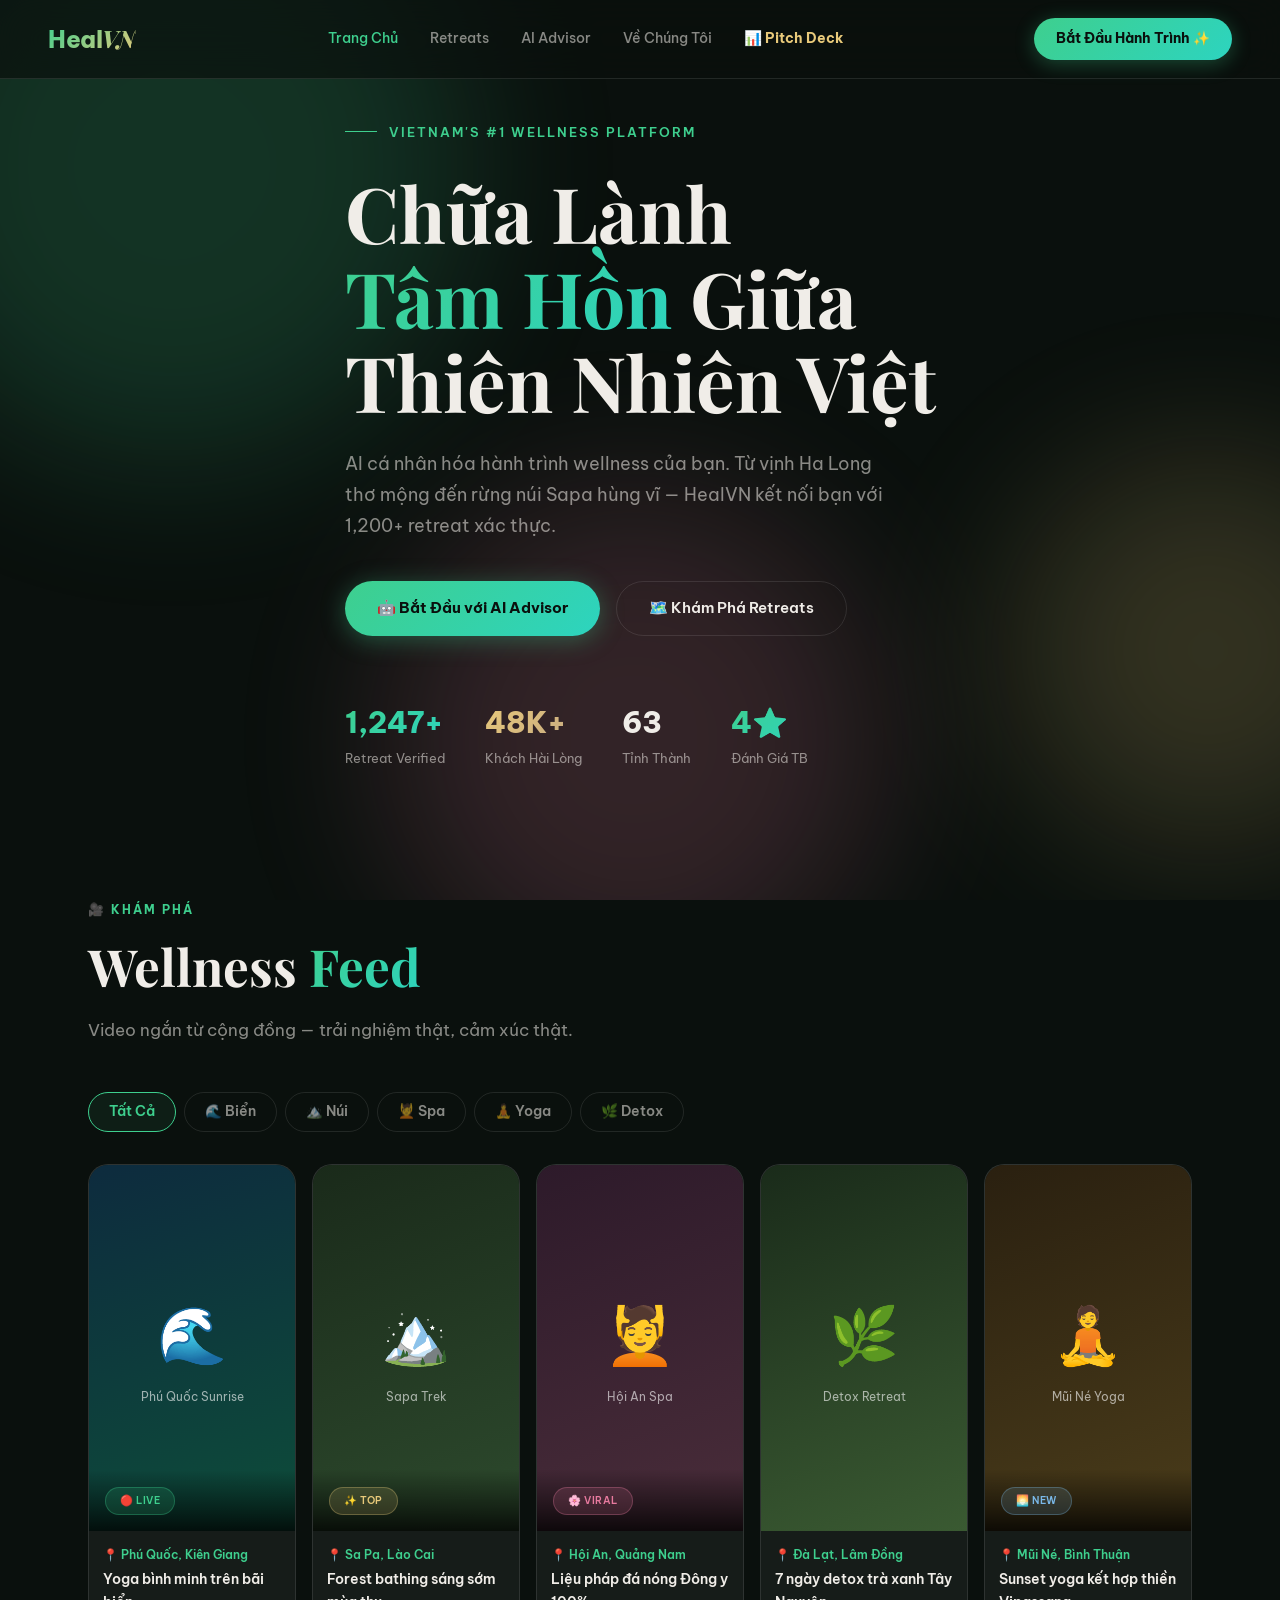
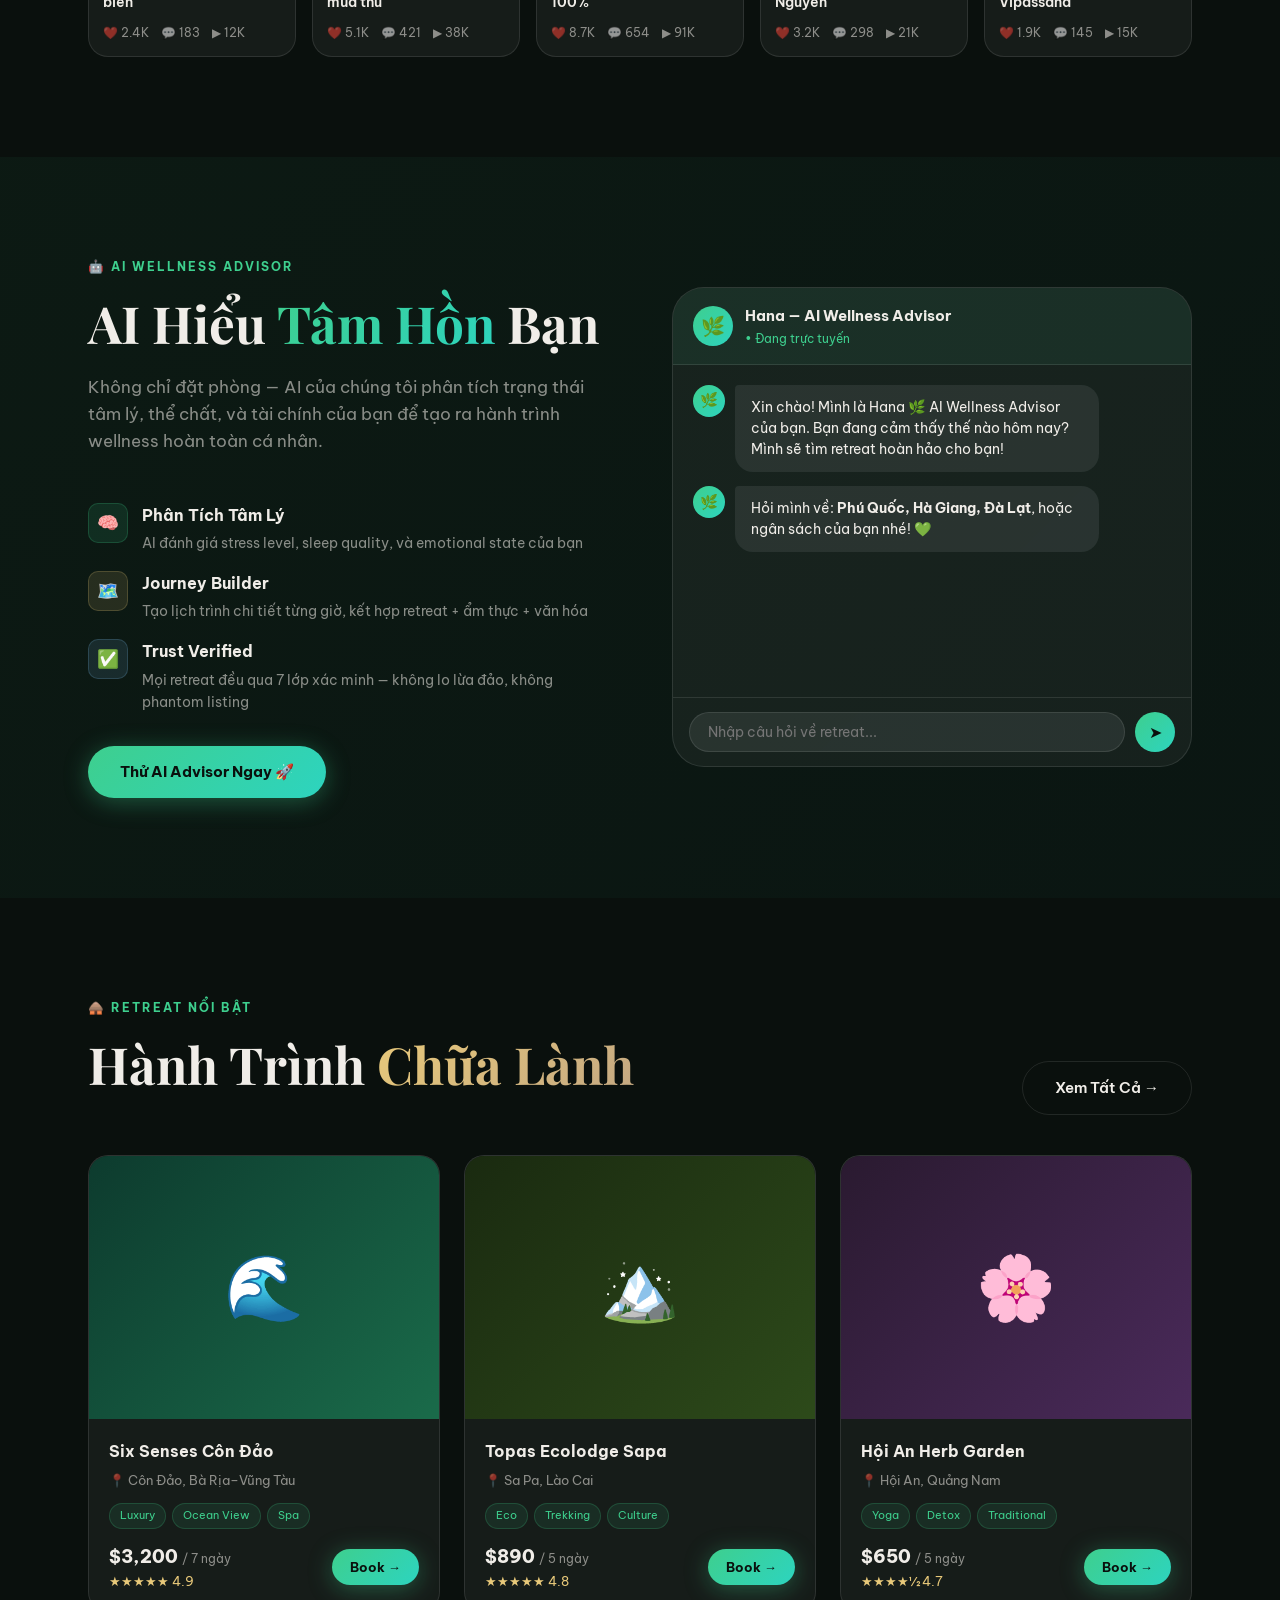
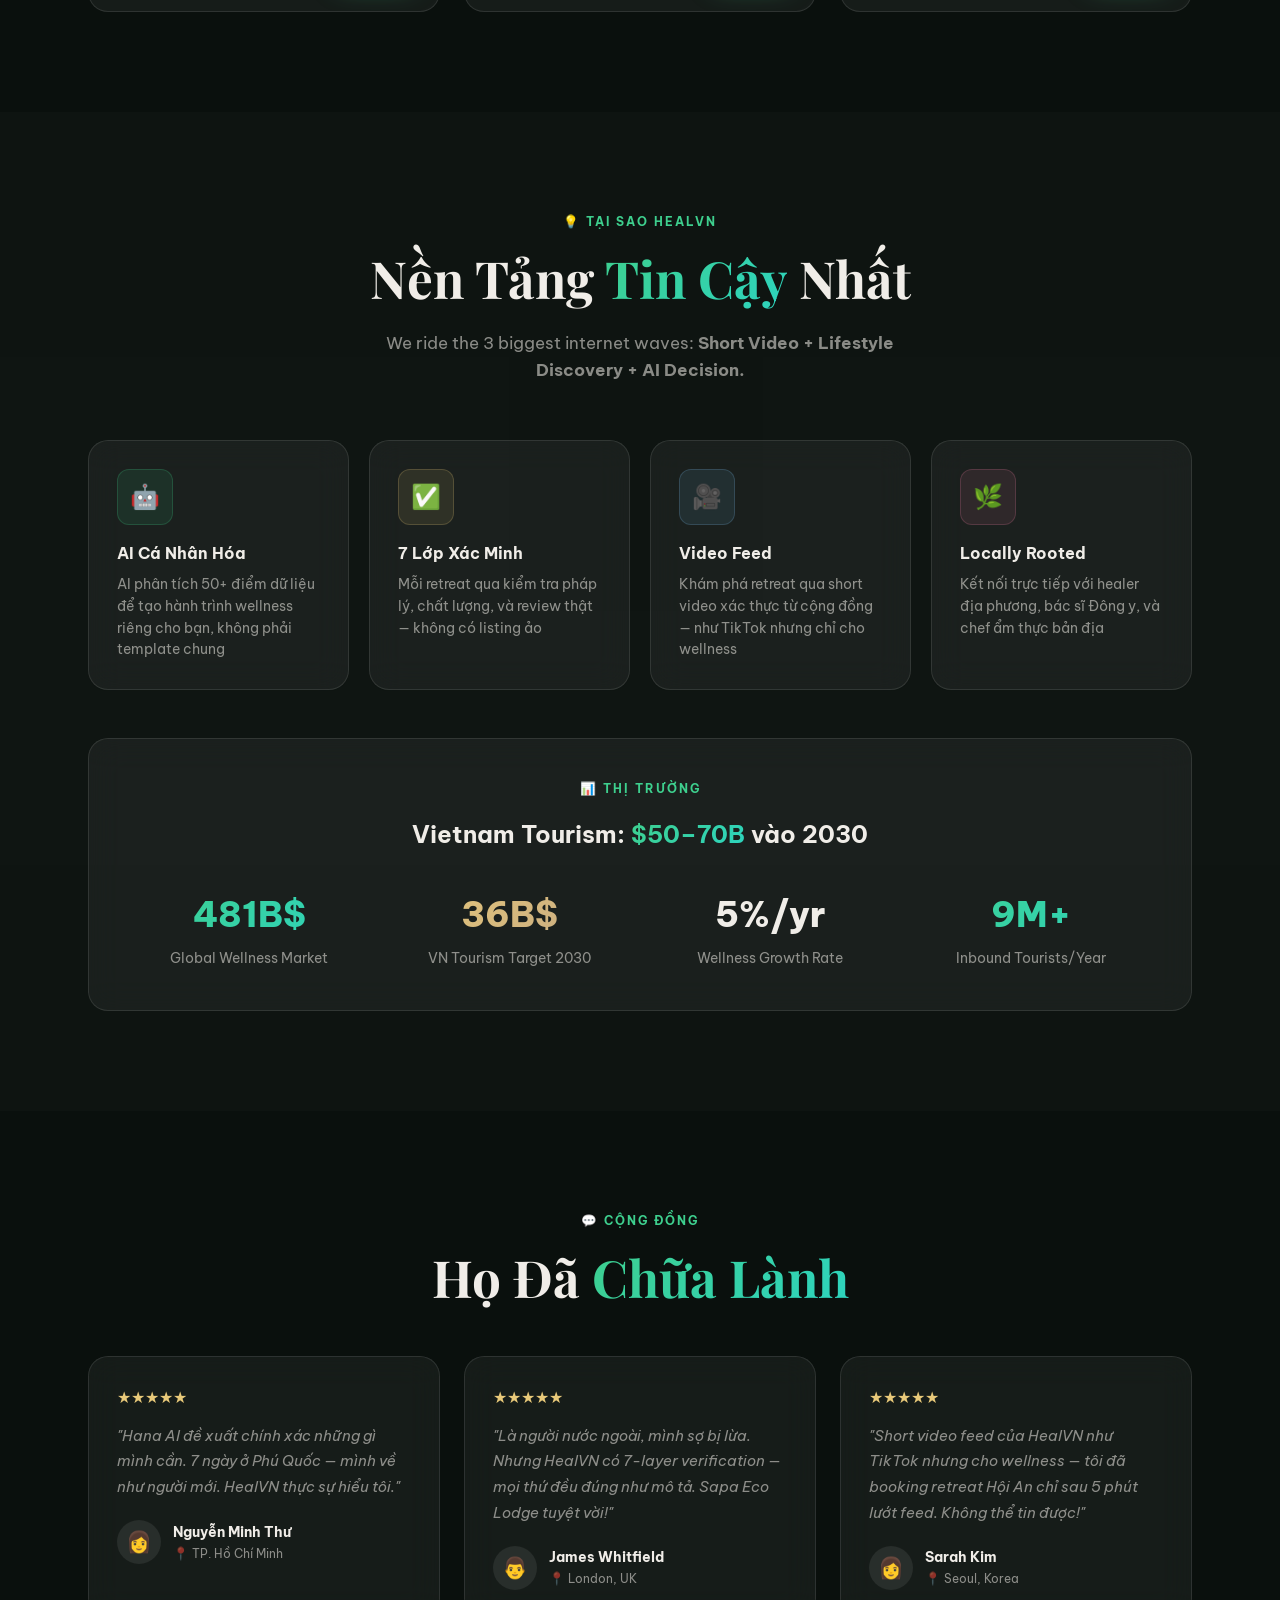
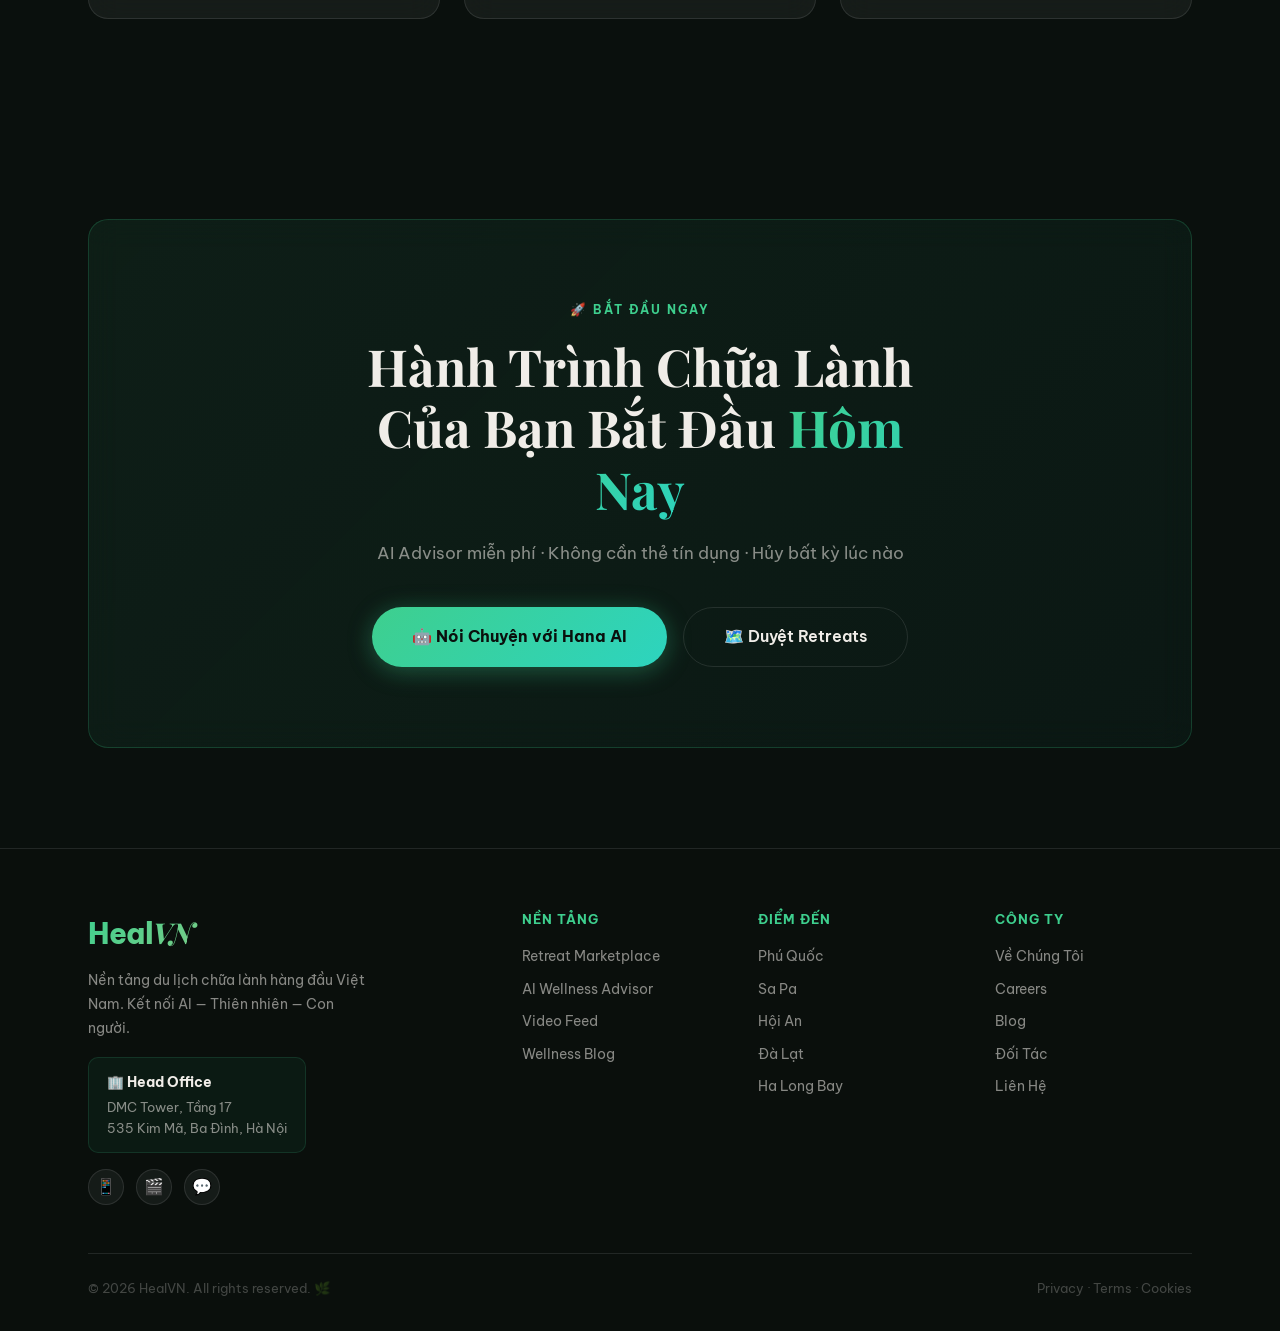
<file: index.html>
<!DOCTYPE html>
<html lang="vi">
<head>
  <meta charset="UTF-8" />
  <meta name="viewport" content="width=device-width, initial-scale=1.0" />
  <title>HealVN — Vietnam's Healing Tourism Platform</title>
  <meta name="description" content="Nền tảng du lịch chữa lành hàng đầu Việt Nam. Khám phá retreat thiên nhiên, wellness journey cá nhân hóa bởi AI, và cộng đồng chữa lành xác thực." />
  <link rel="stylesheet" href="css/style.css" />
  <link rel="icon" href="data:image/svg+xml,<svg xmlns='http://www.w3.org/2000/svg' viewBox='0 0 100 100'><text y='.9em' font-size='90'>🌿</text></svg>" />
</head>
<body>

<!-- Background orbs -->
<div class="bg-orbs">
  <span></span><span></span><span></span>
</div>

<!-- NAV -->
<nav id="navbar">
  <a href="index.html" class="nav-logo">Heal<span>VN</span></a>
  <div class="nav-links">
    <a href="index.html">Trang Chủ</a>
    <a href="pages/retreats.html">Retreats</a>
    <a href="pages/ai-advisor.html">AI Advisor</a>
    <a href="pages/about.html">Về Chúng Tôi</a>
    <a href="pages/pitch-deck.html" style="color:var(--clr-gold);font-weight:700;">📊 Pitch Deck</a>
  </div>
  <a href="pages/retreats.html" class="nav-cta">Bắt Đầu Hành Trình ✨</a>
  <button class="hamburger" id="hamburger">☰</button>
</nav>
<div class="mobile-menu" id="mobileMenu">
  <a href="index.html">Trang Chủ</a>
  <a href="pages/retreats.html">Retreats</a>
  <a href="pages/ai-advisor.html">AI Advisor</a>
  <a href="pages/about.html">Về Chúng Tôi</a>
  <a href="pages/pitch-deck.html" style="color: var(--clr-gold); font-weight: 700;">📊 Pitch Deck</a>
  <a href="pages/retreats.html" style="color: var(--clr-jade); font-weight: 700;">Bắt Đầu Ngay →</a>
</div>

<!-- HERO -->
<section class="hero" id="home">
  <div class="container">
    <div class="hero-content fade-up">
      <div class="hero-eyebrow">
        <div class="hero-eyebrow-line"></div>
        <span class="hero-eyebrow-text">Vietnam's #1 Wellness Platform</span>
      </div>
      <h1>
        Chữa Lành<br/>
        <span class="grad-jade">Tâm Hồn</span> Giữa<br/>
        Thiên Nhiên Việt
      </h1>
      <p class="hero-sub">
        AI cá nhân hóa hành trình wellness của bạn. Từ vịnh Ha Long thơ mộng đến rừng núi Sapa hùng vĩ — HealVN kết nối bạn với 1,200+ retreat xác thực.
      </p>
      <div class="hero-actions">
        <a href="pages/ai-advisor.html" class="btn-primary">🤖 Bắt Đầu với AI Advisor</a>
        <a href="pages/retreats.html" class="btn-outline">🗺️ Khám Phá Retreats</a>
      </div>
      <div class="hero-stats">
        <div>
          <div class="hero-stat-num grad-jade" data-counter="1247" data-suffix="+">0+</div>
          <div class="hero-stat-lbl">Retreat Verified</div>
        </div>
        <div>
          <div class="hero-stat-num grad-gold" data-counter="48" data-suffix="K+">0K+</div>
          <div class="hero-stat-lbl">Khách Hài Lòng</div>
        </div>
        <div>
          <div class="hero-stat-num" style="font-size:1.8rem;font-weight:800">63</div>
          <div class="hero-stat-lbl">Tỉnh Thành</div>
        </div>
        <div>
          <div class="hero-stat-num grad-jade" data-counter="4.9" data-suffix="⭐">0</div>
          <div class="hero-stat-lbl">Đánh Giá TB</div>
        </div>
      </div>
    </div>
  </div>
</section>

<!-- VIDEO DISCOVERY FEED -->
<section id="discover" style="padding-top: 0;">
  <div class="container">
    <div class="fade-up">
      <div class="section-label">🎥 Khám Phá</div>
      <h2 class="section-title">Wellness <span class="grad-jade">Feed</span></h2>
      <p class="section-sub">Video ngắn từ cộng đồng — trải nghiệm thật, cảm xúc thật.</p>
      <div class="pill-nav">
        <div class="pill-nav-item active" data-target="all">Tất Cả</div>
        <div class="pill-nav-item" data-target="bien">🌊 Biển</div>
        <div class="pill-nav-item" data-target="nui">🏔️ Núi</div>
        <div class="pill-nav-item" data-target="spa">💆 Spa</div>
        <div class="pill-nav-item" data-target="yoga">🧘 Yoga</div>
        <div class="pill-nav-item" data-target="detox">🌿 Detox</div>
      </div>
    </div>

    <div style="display:grid; grid-template-columns: repeat(5, 1fr); gap:16px;">
      <!-- Feed card 1 -->
      <div class="feed-card fade-up" data-category="bien">
        <div class="feed-thumb">
          <div class="feed-thumb-inner" style="background: linear-gradient(160deg,#0d2b3e,#0d4d3a);">
            <div style="text-align:center">
              <div style="font-size:3.5rem">🌊</div>
              <div style="font-size:0.75rem; color:rgba(255,255,255,0.6); margin-top:8px">Phú Quốc Sunrise</div>
            </div>
          </div>
          <div class="feed-overlay">
            <div class="badge badge-jade" style="font-size:0.65rem">🔴 LIVE</div>
          </div>
        </div>
        <div class="feed-info">
          <div class="feed-loc">📍 Phú Quốc, Kiên Giang</div>
          <div class="feed-title">Yoga bình minh trên bãi biển</div>
          <div class="feed-meta">
            <span>❤️ 2.4K</span>
            <span>💬 183</span>
            <span>▶ 12K</span>
          </div>
        </div>
      </div>

      <!-- Feed card 2 -->
      <div class="feed-card fade-up" data-category="nui" style="transition-delay:0.1s">
        <div class="feed-thumb">
          <div class="feed-thumb-inner" style="background: linear-gradient(160deg,#1a2a1a,#2d4a2d);">
            <div style="text-align:center">
              <div style="font-size:3.5rem">🏔️</div>
              <div style="font-size:0.75rem; color:rgba(255,255,255,0.6); margin-top:8px">Sapa Trek</div>
            </div>
          </div>
          <div class="feed-overlay">
            <span class="badge badge-gold" style="font-size:0.65rem">✨ TOP</span>
          </div>
        </div>
        <div class="feed-info">
          <div class="feed-loc">📍 Sa Pa, Lào Cai</div>
          <div class="feed-title">Forest bathing sáng sớm mùa thu</div>
          <div class="feed-meta">
            <span>❤️ 5.1K</span>
            <span>💬 421</span>
            <span>▶ 38K</span>
          </div>
        </div>
      </div>

      <!-- Feed card 3 -->
      <div class="feed-card fade-up" data-category="spa" style="transition-delay:0.2s">
        <div class="feed-thumb">
          <div class="feed-thumb-inner" style="background: linear-gradient(160deg,#2d1a2a,#4a2d3a);">
            <div style="text-align:center">
              <div style="font-size:3.5rem">💆</div>
              <div style="font-size:0.75rem; color:rgba(255,255,255,0.6); margin-top:8px">Hội An Spa</div>
            </div>
          </div>
          <div class="feed-overlay">
            <span class="badge badge-rose" style="font-size:0.65rem">🌸 VIRAL</span>
          </div>
        </div>
        <div class="feed-info">
          <div class="feed-loc">📍 Hội An, Quảng Nam</div>
          <div class="feed-title">Liệu pháp đá nóng Đông y 100%</div>
          <div class="feed-meta">
            <span>❤️ 8.7K</span>
            <span>💬 654</span>
            <span>▶ 91K</span>
          </div>
        </div>
      </div>

      <!-- Feed card 4 -->
      <div class="feed-card fade-up" data-category="detox" style="transition-delay:0.3s">
        <div class="feed-thumb">
          <div class="feed-thumb-inner" style="background: linear-gradient(160deg,#1a2b1a,#3a5a32);">
            <div style="text-align:center">
              <div style="font-size:3.5rem">🌿</div>
              <div style="font-size:0.75rem; color:rgba(255,255,255,0.6); margin-top:8px">Detox Retreat</div>
            </div>
          </div>
        </div>
        <div class="feed-info">
          <div class="feed-loc">📍 Đà Lạt, Lâm Đồng</div>
          <div class="feed-title">7 ngày detox trà xanh Tây Nguyên</div>
          <div class="feed-meta">
            <span>❤️ 3.2K</span>
            <span>💬 298</span>
            <span>▶ 21K</span>
          </div>
        </div>
      </div>

      <!-- Feed card 5 -->
      <div class="feed-card fade-up" data-category="yoga" style="transition-delay:0.4s">
        <div class="feed-thumb">
          <div class="feed-thumb-inner" style="background: linear-gradient(160deg,#2a2010,#4a3c1a);">
            <div style="text-align:center">
              <div style="font-size:3.5rem">🧘</div>
              <div style="font-size:0.75rem; color:rgba(255,255,255,0.6); margin-top:8px">Mũi Né Yoga</div>
            </div>
          </div>
          <div class="feed-overlay">
            <span class="badge badge-sky" style="font-size:0.65rem">🌅 NEW</span>
          </div>
        </div>
        <div class="feed-info">
          <div class="feed-loc">📍 Mũi Né, Bình Thuận</div>
          <div class="feed-title">Sunset yoga kết hợp thiền Vipassana</div>
          <div class="feed-meta">
            <span>❤️ 1.9K</span>
            <span>💬 145</span>
            <span>▶ 15K</span>
          </div>
        </div>
      </div>
    </div>
  </div>
</section>

<!-- AI ADVISOR TEASER -->
<section id="ai" style="background: linear-gradient(135deg, rgba(62,207,142,0.05), rgba(45,212,191,0.03));">
  <div class="container">
    <div class="grid-2" style="align-items: center; gap: 64px;">
      <div class="fade-up">
        <div class="section-label">🤖 AI Wellness Advisor</div>
        <h2 class="section-title">AI Hiểu <span class="grad-jade">Tâm Hồn</span> Bạn</h2>
        <p class="section-sub">
          Không chỉ đặt phòng — AI của chúng tôi phân tích trạng thái tâm lý, thể chất, và tài chính của bạn để tạo ra hành trình wellness hoàn toàn cá nhân.
        </p>
        <div style="display:flex; flex-direction:column; gap:16px; margin-bottom:32px">
          <div style="display:flex; align-items:flex-start; gap:14px">
            <div style="width:40px;height:40px;border-radius:10px;background:rgba(62,207,142,0.12);border:1px solid rgba(62,207,142,0.2);display:flex;align-items:center;justify-content:center;flex-shrink:0;font-size:1.1rem">🧠</div>
            <div>
              <div style="font-weight:700;margin-bottom:4px">Phân Tích Tâm Lý</div>
              <div style="font-size:0.88rem;color:var(--clr-muted)">AI đánh giá stress level, sleep quality, và emotional state của bạn</div>
            </div>
          </div>
          <div style="display:flex; align-items:flex-start; gap:14px">
            <div style="width:40px;height:40px;border-radius:10px;background:rgba(232,201,122,0.12);border:1px solid rgba(232,201,122,0.2);display:flex;align-items:center;justify-content:center;flex-shrink:0;font-size:1.1rem">🗺️</div>
            <div>
              <div style="font-weight:700;margin-bottom:4px">Journey Builder</div>
              <div style="font-size:0.88rem;color:var(--clr-muted)">Tạo lịch trình chi tiết từng giờ, kết hợp retreat + ẩm thực + văn hóa</div>
            </div>
          </div>
          <div style="display:flex; align-items:flex-start; gap:14px">
            <div style="width:40px;height:40px;border-radius:10px;background:rgba(122,184,232,0.12);border:1px solid rgba(122,184,232,0.2);display:flex;align-items:center;justify-content:center;flex-shrink:0;font-size:1.1rem">✅</div>
            <div>
              <div style="font-weight:700;margin-bottom:4px">Trust Verified</div>
              <div style="font-size:0.88rem;color:var(--clr-muted)">Mọi retreat đều qua 7 lớp xác minh — không lo lừa đảo, không phantom listing</div>
            </div>
          </div>
        </div>
        <a href="pages/ai-advisor.html" class="btn-primary">Thử AI Advisor Ngay 🚀</a>
      </div>

      <!-- Mini chat preview -->
      <div class="fade-up" style="transition-delay:0.2s">
        <div class="ai-chat-wrap">
          <div class="ai-chat-header">
            <div class="ai-avatar">🌿</div>
            <div>
              <div style="font-weight:700;font-size:0.95rem">Hana — AI Wellness Advisor</div>
              <div class="ai-status">• Đang trực tuyến</div>
            </div>
          </div>
          <div class="ai-messages" id="chatMessages">
            <div class="msg bot">
              <div class="ai-avatar" style="width:32px;height:32px;font-size:0.9rem">🌿</div>
              <div class="msg-bubble">Xin chào! Mình là Hana 🌿 AI Wellness Advisor của bạn. Bạn đang cảm thấy thế nào hôm nay? Mình sẽ tìm retreat hoàn hảo cho bạn!</div>
            </div>
            <div class="msg bot">
              <div class="ai-avatar" style="width:32px;height:32px;font-size:0.9rem">🌿</div>
              <div class="msg-bubble">Hỏi mình về: <strong>Phú Quốc, Hà Giang, Đà Lạt</strong>, hoặc ngân sách của bạn nhé! 💚</div>
            </div>
          </div>
          <div class="ai-input-row">
            <input class="ai-input" id="chatInput" placeholder="Nhập câu hỏi về retreat..." />
            <button class="ai-send" id="sendBtn">➤</button>
          </div>
        </div>
      </div>
    </div>
  </div>
</section>

<!-- FEATURED RETREATS -->
<section id="retreats">
  <div class="container">
    <div class="fade-up" style="display:flex; justify-content:space-between; align-items:flex-end; margin-bottom:40px; flex-wrap:wrap; gap:20px">
      <div>
        <div class="section-label">🛖 Retreat Nổi Bật</div>
        <h2 class="section-title">Hành Trình <span class="grad-gold">Chữa Lành</span></h2>
      </div>
      <a href="pages/retreats.html" class="btn-outline">Xem Tất Cả →</a>
    </div>
    <div class="grid-3">
      <div class="retreat-card fade-up">
        <div class="retreat-thumb" style="background: linear-gradient(135deg,#0d3b2e,#1a6b4a)">🌊</div>
        <div class="retreat-body">
          <div class="retreat-name">Six Senses Côn Đảo</div>
          <div class="retreat-loc">📍 Côn Đảo, Bà Rịa–Vũng Tàu</div>
          <div class="retreat-tags">
            <span class="retreat-tag">Luxury</span>
            <span class="retreat-tag">Ocean View</span>
            <span class="retreat-tag">Spa</span>
          </div>
          <div class="retreat-footer">
            <div>
              <div class="retreat-price">$3,200 <span>/ 7 ngày</span></div>
              <div class="retreat-stars">★★★★★ 4.9</div>
            </div>
            <a href="pages/retreats.html" class="btn-primary" style="padding:8px 18px;font-size:0.8rem">Book →</a>
          </div>
        </div>
      </div>

      <div class="retreat-card fade-up" style="transition-delay:0.1s">
        <div class="retreat-thumb" style="background: linear-gradient(135deg,#1a2a10,#2d4a1a)">🏔️</div>
        <div class="retreat-body">
          <div class="retreat-name">Topas Ecolodge Sapa</div>
          <div class="retreat-loc">📍 Sa Pa, Lào Cai</div>
          <div class="retreat-tags">
            <span class="retreat-tag">Eco</span>
            <span class="retreat-tag">Trekking</span>
            <span class="retreat-tag">Culture</span>
          </div>
          <div class="retreat-footer">
            <div>
              <div class="retreat-price">$890 <span>/ 5 ngày</span></div>
              <div class="retreat-stars">★★★★★ 4.8</div>
            </div>
            <a href="pages/retreats.html" class="btn-primary" style="padding:8px 18px;font-size:0.8rem">Book →</a>
          </div>
        </div>
      </div>

      <div class="retreat-card fade-up" style="transition-delay:0.2s">
        <div class="retreat-thumb" style="background: linear-gradient(135deg,#2a1a30,#4a2a5a)">🌸</div>
        <div class="retreat-body">
          <div class="retreat-name">Hội An Herb Garden</div>
          <div class="retreat-loc">📍 Hội An, Quảng Nam</div>
          <div class="retreat-tags">
            <span class="retreat-tag">Yoga</span>
            <span class="retreat-tag">Detox</span>
            <span class="retreat-tag">Traditional</span>
          </div>
          <div class="retreat-footer">
            <div>
              <div class="retreat-price">$650 <span>/ 5 ngày</span></div>
              <div class="retreat-stars">★★★★½ 4.7</div>
            </div>
            <a href="pages/retreats.html" class="btn-primary" style="padding:8px 18px;font-size:0.8rem">Book →</a>
          </div>
        </div>
      </div>
    </div>
  </div>
</section>

<!-- WHY HEALVN -->
<section id="why" style="background: rgba(255,255,255,0.02);">
  <div class="container">
    <div class="fade-up" style="text-align:center; max-width:640px; margin:0 auto 56px">
      <div class="section-label">💡 Tại Sao HealVN</div>
      <h2 class="section-title">Nền Tảng <span class="grad-jade">Tin Cậy</span> Nhất</h2>
      <p class="section-sub" style="margin: 0 auto">We ride the 3 biggest internet waves: <strong>Short Video + Lifestyle Discovery + AI Decision.</strong></p>
    </div>
    <div class="grid-4">
      <div class="glass fade-up" style="padding:28px">
        <div class="feature-icon-wrap">🤖</div>
        <div style="font-weight:700;margin-bottom:8px">AI Cá Nhân Hóa</div>
        <div style="font-size:0.85rem;color:var(--clr-muted)">AI phân tích 50+ điểm dữ liệu để tạo hành trình wellness riêng cho bạn, không phải template chung</div>
      </div>
      <div class="glass fade-up" style="padding:28px;transition-delay:0.1s">
        <div class="feature-icon-wrap" style="background:rgba(232,201,122,0.1);border-color:rgba(232,201,122,0.2)">✅</div>
        <div style="font-weight:700;margin-bottom:8px">7 Lớp Xác Minh</div>
        <div style="font-size:0.85rem;color:var(--clr-muted)">Mỗi retreat qua kiểm tra pháp lý, chất lượng, và review thật — không có listing ảo</div>
      </div>
      <div class="glass fade-up" style="padding:28px;transition-delay:0.2s">
        <div class="feature-icon-wrap" style="background:rgba(122,184,232,0.1);border-color:rgba(122,184,232,0.2)">🎥</div>
        <div style="font-weight:700;margin-bottom:8px">Video Feed</div>
        <div style="font-size:0.85rem;color:var(--clr-muted)">Khám phá retreat qua short video xác thực từ cộng đồng — như TikTok nhưng chỉ cho wellness</div>
      </div>
      <div class="glass fade-up" style="padding:28px;transition-delay:0.3s">
        <div class="feature-icon-wrap" style="background:rgba(232,122,159,0.1);border-color:rgba(232,122,159,0.2)">🌿</div>
        <div style="font-weight:700;margin-bottom:8px">Locally Rooted</div>
        <div style="font-size:0.85rem;color:var(--clr-muted)">Kết nối trực tiếp với healer địa phương, bác sĩ Đông y, và chef ẩm thực bản địa</div>
      </div>
    </div>

    <!-- Market stats -->
    <div style="margin-top:48px" class="fade-up">
      <div class="glass" style="padding:40px">
        <div style="text-align:center;margin-bottom:32px">
          <div class="section-label">📊 Thị Trường</div>
          <h3 style="font-size:1.5rem;font-weight:700">Vietnam Tourism: <span class="grad-jade">$50–70B</span> vào 2030</h3>
        </div>
        <div class="grid-4" style="text-align:center">
          <div>
            <div class="stat-box-num grad-jade" data-counter="919" data-suffix="B$">0</div>
            <div class="stat-box-lbl">Global Wellness Market</div>
          </div>
          <div>
            <div class="stat-box-num grad-gold" data-counter="70" data-suffix="B$">0</div>
            <div class="stat-box-lbl">VN Tourism Target 2030</div>
          </div>
          <div>
            <div class="stat-box-num" data-counter="10" data-suffix="%/yr">0</div>
            <div class="stat-box-lbl">Wellness Growth Rate</div>
          </div>
          <div>
            <div class="stat-box-num grad-jade" data-counter="18" data-suffix="M+">0</div>
            <div class="stat-box-lbl">Inbound Tourists/Year</div>
          </div>
        </div>
      </div>
    </div>
  </div>
</section>

<!-- TESTIMONIALS -->
<section id="reviews">
  <div class="container">
    <div class="fade-up" style="text-align:center;max-width:560px;margin:0 auto 48px">
      <div class="section-label">💬 Cộng Đồng</div>
      <h2 class="section-title">Họ Đã <span class="grad-jade">Chữa Lành</span></h2>
    </div>
    <div class="grid-3">
      <div class="glass testimonial-card fade-up">
        <div style="color:var(--clr-gold);margin-bottom:12px">★★★★★</div>
        <div class="test-quote">"Hana AI đề xuất chính xác những gì mình cần. 7 ngày ở Phú Quốc — mình về như người mới. HealVN thực sự hiểu tôi."</div>
        <div class="test-author">
          <div class="test-avatar">👩</div>
          <div>
            <div class="test-name">Nguyễn Minh Thư</div>
            <div class="test-loc">📍 TP. Hồ Chí Minh</div>
          </div>
        </div>
      </div>
      <div class="glass testimonial-card fade-up" style="transition-delay:0.1s">
        <div style="color:var(--clr-gold);margin-bottom:12px">★★★★★</div>
        <div class="test-quote">"Là người nước ngoài, mình sợ bị lừa. Nhưng HealVN có 7-layer verification — mọi thứ đều đúng như mô tả. Sapa Eco Lodge tuyệt vời!"</div>
        <div class="test-author">
          <div class="test-avatar">👨</div>
          <div>
            <div class="test-name">James Whitfield</div>
            <div class="test-loc">📍 London, UK</div>
          </div>
        </div>
      </div>
      <div class="glass testimonial-card fade-up" style="transition-delay:0.2s">
        <div style="color:var(--clr-gold);margin-bottom:12px">★★★★★</div>
        <div class="test-quote">"Short video feed của HealVN như TikTok nhưng cho wellness — tôi đã booking retreat Hội An chỉ sau 5 phút lướt feed. Không thể tin được!"</div>
        <div class="test-author">
          <div class="test-avatar">👩</div>
          <div>
            <div class="test-name">Sarah Kim</div>
            <div class="test-loc">📍 Seoul, Korea</div>
          </div>
        </div>
      </div>
    </div>
  </div>
</section>

<!-- CTA -->
<section id="cta">
  <div class="container">
    <div class="glass fade-up" style="padding:80px 60px; text-align:center; background: linear-gradient(135deg, rgba(62,207,142,0.08), rgba(45,212,191,0.04)); border-color: rgba(62,207,142,0.2);">
      <div class="section-label" style="justify-content:center">🚀 Bắt Đầu Ngay</div>
      <h2 class="section-title" style="max-width:600px;margin:0 auto 20px">Hành Trình Chữa Lành Của Bạn Bắt Đầu <span class="grad-jade">Hôm Nay</span></h2>
      <p style="color:var(--clr-muted);margin-bottom:40px;font-size:1.05rem">AI Advisor miễn phí · Không cần thẻ tín dụng · Hủy bất kỳ lúc nào</p>
      <div style="display:flex;gap:16px;justify-content:center;flex-wrap:wrap">
        <a href="pages/ai-advisor.html" class="btn-primary" style="font-size:1rem;padding:16px 40px">🤖 Nói Chuyện với Hana AI</a>
        <a href="pages/retreats.html" class="btn-outline" style="font-size:1rem;padding:16px 40px">🗺️ Duyệt Retreats</a>
      </div>
    </div>
  </div>
</section>

<!-- FOOTER -->
<footer>
  <div class="container">
    <div class="footer-top">
      <div>
        <div class="nav-logo" style="font-size:1.8rem">Heal<span style="font-style:italic">VN</span></div>
        <p class="footer-brand-desc">Nền tảng du lịch chữa lành hàng đầu Việt Nam. Kết nối AI — Thiên nhiên — Con người.</p>
        <div style="margin-top:16px;padding:14px 18px;background:rgba(62,207,142,0.06);border:1px solid rgba(62,207,142,0.15);border-radius:10px;display:inline-block">
          <div style="font-weight:700;font-size:0.85rem;margin-bottom:4px">🏢 Head Office</div>
          <div style="font-size:0.8rem;color:var(--clr-muted)">DMC Tower, Tầng 17</div>
          <div style="font-size:0.8rem;color:var(--clr-muted)">535 Kim Mã, Ba Đình, Hà Nội</div>
        </div>
        <div style="margin-top:16px; display:flex; gap:12px;">
          <span style="width:36px;height:36px;border-radius:50%;background:var(--clr-surface);border:1px solid var(--clr-border);display:flex;align-items:center;justify-content:center;font-size:1rem;cursor:pointer">📱</span>
          <span style="width:36px;height:36px;border-radius:50%;background:var(--clr-surface);border:1px solid var(--clr-border);display:flex;align-items:center;justify-content:center;font-size:1rem;cursor:pointer">🎬</span>
          <span style="width:36px;height:36px;border-radius:50%;background:var(--clr-surface);border:1px solid var(--clr-border);display:flex;align-items:center;justify-content:center;font-size:1rem;cursor:pointer">💬</span>
        </div>
      </div>
      <div>
        <div class="footer-col-title">Nền Tảng</div>
        <div class="footer-links">
          <a href="pages/retreats.html">Retreat Marketplace</a>
          <a href="pages/ai-advisor.html">AI Wellness Advisor</a>
          <a href="#">Video Feed</a>
          <a href="#">Wellness Blog</a>
        </div>
      </div>
      <div>
        <div class="footer-col-title">Điểm Đến</div>
        <div class="footer-links">
          <a href="#">Phú Quốc</a>
          <a href="#">Sa Pa</a>
          <a href="#">Hội An</a>
          <a href="#">Đà Lạt</a>
          <a href="#">Ha Long Bay</a>
        </div>
      </div>
      <div>
        <div class="footer-col-title">Công Ty</div>
        <div class="footer-links">
          <a href="pages/about.html">Về Chúng Tôi</a>
          <a href="#">Careers</a>
          <a href="#">Blog</a>
          <a href="#">Đối Tác</a>
          <a href="#">Liên Hệ</a>
        </div>
      </div>
    </div>
    <div class="footer-bottom">
      <div>© 2026 HealVN. All rights reserved. 🌿</div>
      <div>Privacy · Terms · Cookies</div>
    </div>
  </div>
</footer>

<script src="js/main.js"></script>
</body>
</html>
</file>
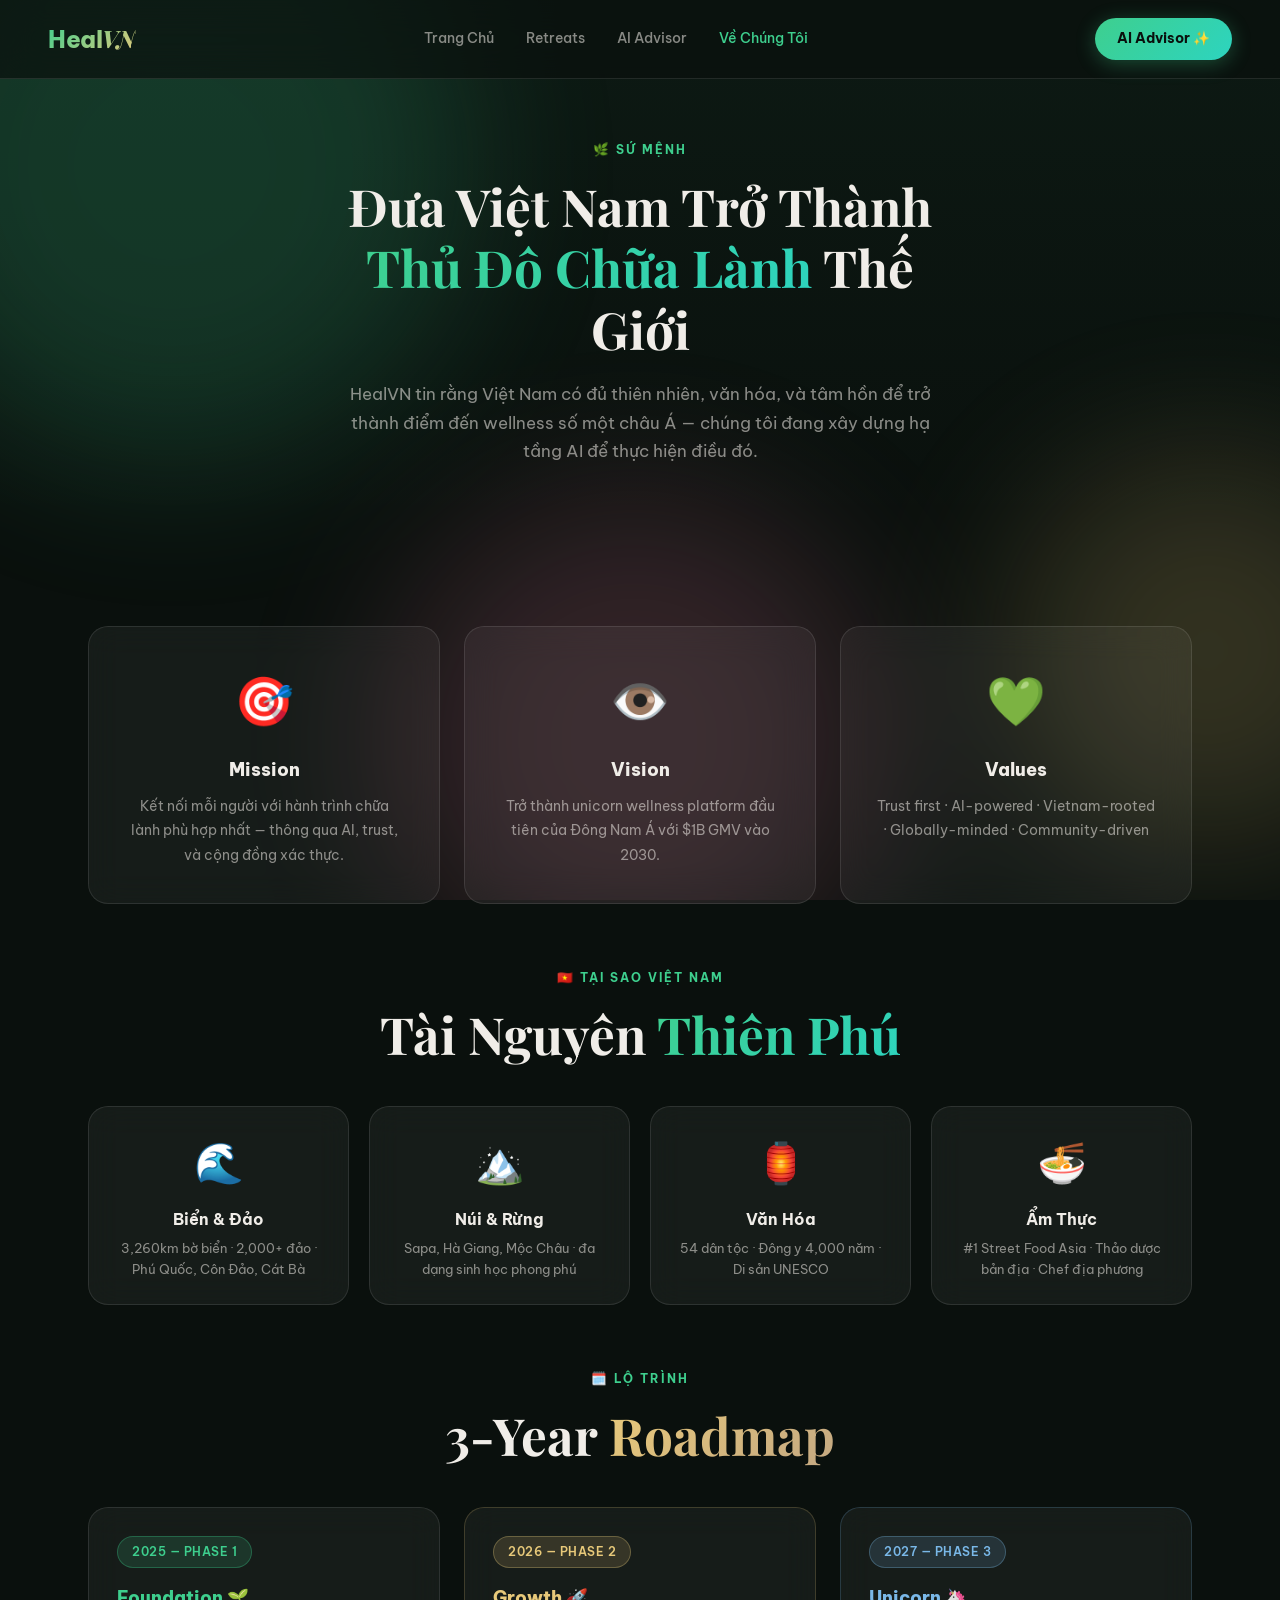
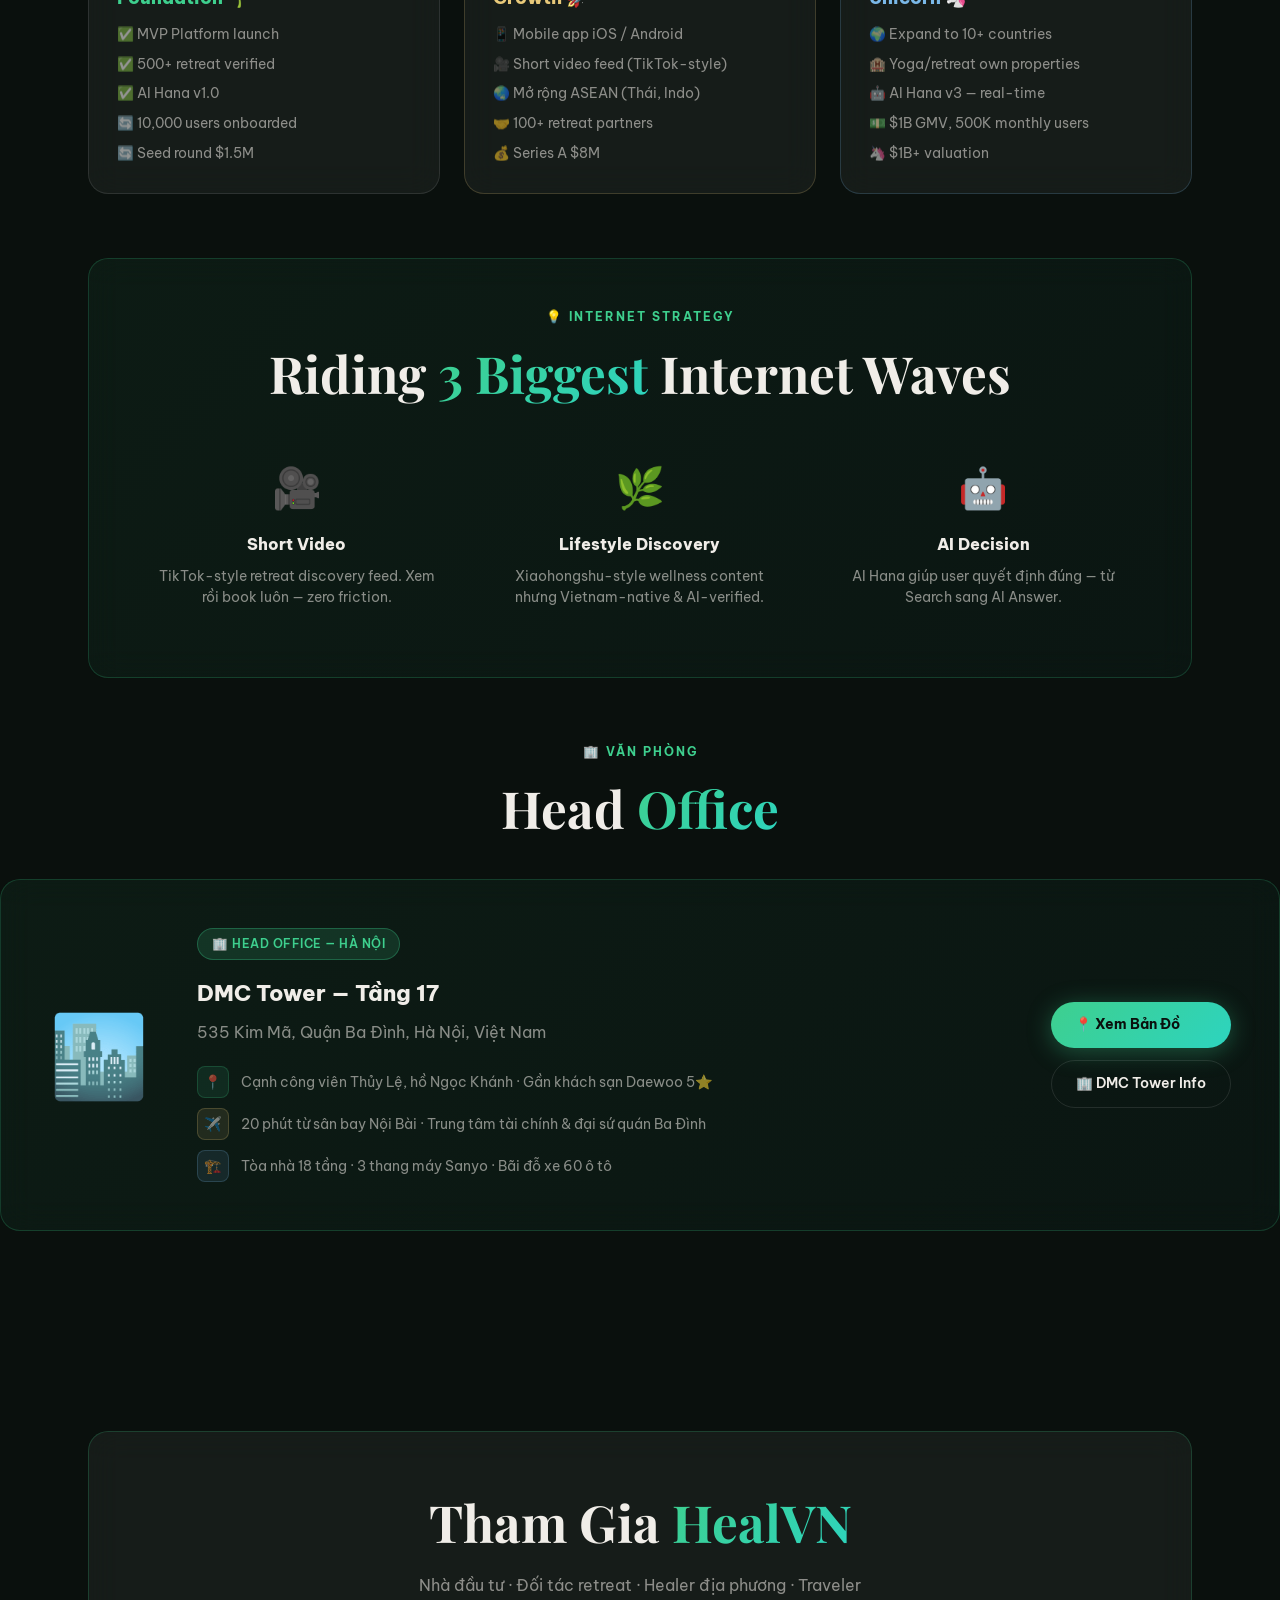
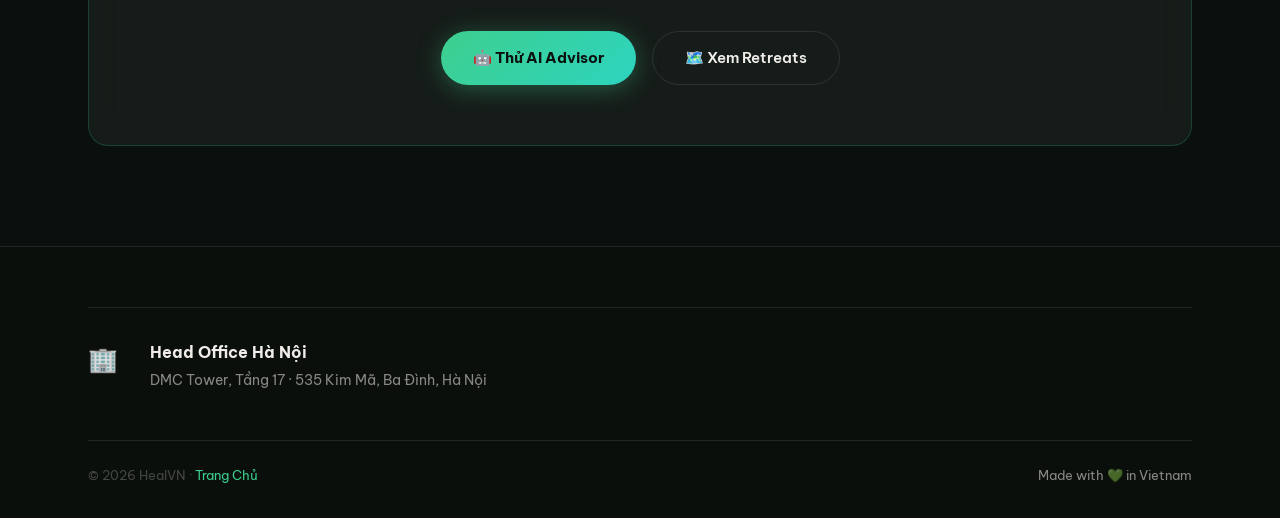
<file: pages/about.html>
<!DOCTYPE html>
<html lang="vi">
<head>
  <meta charset="UTF-8"/>
  <meta name="viewport" content="width=device-width, initial-scale=1.0"/>
  <title>Về Chúng Tôi — HealVN</title>
  <meta name="description" content="HealVN — mission, team, roadmap, và tầm nhìn xây dựng nền tảng du lịch chữa lành hàng đầu Việt Nam."/>
  <link rel="stylesheet" href="../css/style.css"/>
  <link rel="icon" href="data:image/svg+xml,<svg xmlns='http://www.w3.org/2000/svg' viewBox='0 0 100 100'><text y='.9em' font-size='90'>🌿</text></svg>"/>
</head>
<body>
<div class="bg-orbs"><span></span><span></span><span></span></div>

<nav>
  <a href="../index.html" class="nav-logo">Heal<span>VN</span></a>
  <div class="nav-links">
    <a href="../index.html">Trang Chủ</a>
    <a href="retreats.html">Retreats</a>
    <a href="ai-advisor.html">AI Advisor</a>
    <a href="about.html" style="color:var(--clr-jade)">Về Chúng Tôi</a>
  </div>
  <a href="ai-advisor.html" class="nav-cta">AI Advisor ✨</a>
  <button class="hamburger" id="hamburger">☰</button>
</nav>
<div class="mobile-menu" id="mobileMenu">
  <a href="../index.html">Trang Chủ</a>
  <a href="retreats.html">Retreats</a>
  <a href="ai-advisor.html">AI Advisor</a>
  <a href="about.html">Về Chúng Tôi</a>
</div>

<!-- HERO -->
<div class="page-hero">
  <div class="container fade-up" style="text-align:center;max-width:700px;margin:0 auto">
    <div class="section-label">🌿 Sứ Mệnh</div>
    <h1 class="section-title">Đưa Việt Nam Trở Thành <span class="grad-jade">Thủ Đô Chữa Lành</span> Thế Giới</h1>
    <p style="color:var(--clr-muted);font-size:1.05rem;line-height:1.7">HealVN tin rằng Việt Nam có đủ thiên nhiên, văn hóa, và tâm hồn để trở thành điểm đến wellness số một châu Á — chúng tôi đang xây dựng hạ tầng AI để thực hiện điều đó.</p>
  </div>
</div>

<!-- MISSION -->
<section>
  <div class="container">
    <div class="grid-3" style="margin-bottom:64px">
      <div class="glass fade-up" style="padding:36px;text-align:center">
        <div style="font-size:3rem;margin-bottom:16px">🎯</div>
        <div style="font-weight:800;font-size:1.1rem;margin-bottom:10px">Mission</div>
        <div style="color:var(--clr-muted);font-size:0.9rem;line-height:1.7">Kết nối mỗi người với hành trình chữa lành phù hợp nhất — thông qua AI, trust, và cộng đồng xác thực.</div>
      </div>
      <div class="glass fade-up" style="padding:36px;text-align:center;transition-delay:0.1s">
        <div style="font-size:3rem;margin-bottom:16px">👁️</div>
        <div style="font-weight:800;font-size:1.1rem;margin-bottom:10px">Vision</div>
        <div style="color:var(--clr-muted);font-size:0.9rem;line-height:1.7">Trở thành unicorn wellness platform đầu tiên của Đông Nam Á với $1B GMV vào 2030.</div>
      </div>
      <div class="glass fade-up" style="padding:36px;text-align:center;transition-delay:0.2s">
        <div style="font-size:3rem;margin-bottom:16px">💚</div>
        <div style="font-weight:800;font-size:1.1rem;margin-bottom:10px">Values</div>
        <div style="color:var(--clr-muted);font-size:0.9rem;line-height:1.7">Trust first · AI-powered · Vietnam-rooted · Globally-minded · Community-driven</div>
      </div>
    </div>

    <!-- Why Vietnam -->
    <div class="fade-up" style="margin-bottom:64px">
      <div style="text-align:center;margin-bottom:40px">
        <div class="section-label">🇻🇳 Tại Sao Việt Nam</div>
        <h2 class="section-title">Tài Nguyên <span class="grad-jade">Thiên Phú</span></h2>
      </div>
      <div class="grid-4">
        <div class="glass" style="padding:24px;text-align:center">
          <div style="font-size:2.5rem;margin-bottom:12px">🌊</div>
          <div style="font-weight:700;margin-bottom:6px">Biển & Đảo</div>
          <div style="font-size:0.82rem;color:var(--clr-muted)">3,260km bờ biển · 2,000+ đảo · Phú Quốc, Côn Đảo, Cát Bà</div>
        </div>
        <div class="glass" style="padding:24px;text-align:center">
          <div style="font-size:2.5rem;margin-bottom:12px">🏔️</div>
          <div style="font-weight:700;margin-bottom:6px">Núi & Rừng</div>
          <div style="font-size:0.82rem;color:var(--clr-muted)">Sapa, Hà Giang, Mộc Châu · đa dạng sinh học phong phú</div>
        </div>
        <div class="glass" style="padding:24px;text-align:center">
          <div style="font-size:2.5rem;margin-bottom:12px">🏮</div>
          <div style="font-weight:700;margin-bottom:6px">Văn Hóa</div>
          <div style="font-size:0.82rem;color:var(--clr-muted)">54 dân tộc · Đông y 4,000 năm · Di sản UNESCO</div>
        </div>
        <div class="glass" style="padding:24px;text-align:center">
          <div style="font-size:2.5rem;margin-bottom:12px">🍜</div>
          <div style="font-weight:700;margin-bottom:6px">Ẩm Thực</div>
          <div style="font-size:0.82rem;color:var(--clr-muted)">#1 Street Food Asia · Thảo dược bản địa · Chef địa phương</div>
        </div>
      </div>
    </div>

    <!-- Roadmap -->
    <div class="fade-up">
      <div style="text-align:center;margin-bottom:40px">
        <div class="section-label">🗓️ Lộ Trình</div>
        <h2 class="section-title">3-Year <span class="grad-gold">Roadmap</span></h2>
      </div>
      <div style="display:grid;grid-template-columns:1fr 1fr 1fr;gap:24px">
        <div class="glass" style="padding:28px">
          <div class="badge badge-jade" style="margin-bottom:16px">2025 — Phase 1</div>
          <div style="font-weight:800;font-size:1.1rem;margin-bottom:12px;color:var(--clr-jade)">Foundation 🌱</div>
          <ul style="list-style:none;display:flex;flex-direction:column;gap:8px">
            <li style="font-size:0.85rem;color:var(--clr-muted)">✅ MVP Platform launch</li>
            <li style="font-size:0.85rem;color:var(--clr-muted)">✅ 500+ retreat verified</li>
            <li style="font-size:0.85rem;color:var(--clr-muted)">✅ AI Hana v1.0</li>
            <li style="font-size:0.85rem;color:var(--clr-muted)">🔄 10,000 users onboarded</li>
            <li style="font-size:0.85rem;color:var(--clr-muted)">🔄 Seed round $1.5M</li>
          </ul>
        </div>
        <div class="glass" style="padding:28px;border-color:rgba(232,201,122,0.2)">
          <div class="badge badge-gold" style="margin-bottom:16px">2026 — Phase 2</div>
          <div style="font-weight:800;font-size:1.1rem;margin-bottom:12px;color:var(--clr-gold)">Growth 🚀</div>
          <ul style="list-style:none;display:flex;flex-direction:column;gap:8px">
            <li style="font-size:0.85rem;color:var(--clr-muted)">📱 Mobile app iOS / Android</li>
            <li style="font-size:0.85rem;color:var(--clr-muted)">🎥 Short video feed (TikTok-style)</li>
            <li style="font-size:0.85rem;color:var(--clr-muted)">🌏 Mở rộng ASEAN (Thái, Indo)</li>
            <li style="font-size:0.85rem;color:var(--clr-muted)">🤝 100+ retreat partners</li>
            <li style="font-size:0.85rem;color:var(--clr-muted)">💰 Series A $8M</li>
          </ul>
        </div>
        <div class="glass" style="padding:28px;border-color:rgba(122,184,232,0.2)">
          <div class="badge badge-sky" style="margin-bottom:16px">2027 — Phase 3</div>
          <div style="font-weight:800;font-size:1.1rem;margin-bottom:12px;color:var(--clr-sky)">Unicorn 🦄</div>
          <ul style="list-style:none;display:flex;flex-direction:column;gap:8px">
            <li style="font-size:0.85rem;color:var(--clr-muted)">🌍 Expand to 10+ countries</li>
            <li style="font-size:0.85rem;color:var(--clr-muted)">🏨 Yoga/retreat own properties</li>
            <li style="font-size:0.85rem;color:var(--clr-muted)">🤖 AI Hana v3 — real-time</li>
            <li style="font-size:0.85rem;color:var(--clr-muted)">💵 $1B GMV, 500K monthly users</li>
            <li style="font-size:0.85rem;color:var(--clr-muted)">🦄 $1B+ valuation</li>
          </ul>
        </div>
      </div>
    </div>

    <!-- Internet strategy callout -->
    <div class="fade-up" style="margin-top:64px">
      <div class="glass" style="padding:48px;background:linear-gradient(135deg,rgba(62,207,142,0.06),rgba(45,212,191,0.03));border-color:rgba(62,207,142,0.2)">
        <div style="text-align:center;margin-bottom:32px">
          <div class="section-label">💡 Internet Strategy</div>
          <h2 class="section-title">Riding <span class="grad-jade">3 Biggest</span> Internet Waves</h2>
        </div>
        <div class="grid-3">
          <div style="text-align:center;padding:20px">
            <div style="font-size:2.5rem;margin-bottom:12px">🎥</div>
            <div style="font-weight:800;margin-bottom:8px">Short Video</div>
            <div style="font-size:0.85rem;color:var(--clr-muted)">TikTok-style retreat discovery feed. Xem rồi book luôn — zero friction.</div>
          </div>
          <div style="text-align:center;padding:20px">
            <div style="font-size:2.5rem;margin-bottom:12px">🌿</div>
            <div style="font-weight:800;margin-bottom:8px">Lifestyle Discovery</div>
            <div style="font-size:0.85rem;color:var(--clr-muted)">Xiaohongshu-style wellness content nhưng Vietnam-native & AI-verified.</div>
          </div>
          <div style="text-align:center;padding:20px">
            <div style="font-size:2.5rem;margin-bottom:12px">🤖</div>
            <div style="font-weight:800;margin-bottom:8px">AI Decision</div>
            <div style="font-size:0.85rem;color:var(--clr-muted)">AI Hana giúp user quyết định đúng — từ Search sang AI Answer.</div>
          </div>
        </div>
      </div>
    </div>
  </div>

    <!-- HEAD OFFICE -->
    <div class="fade-up" style="margin-top:64px">
      <div style="text-align:center;margin-bottom:40px">
        <div class="section-label">🏢 Văn Phòng</div>
        <h2 class="section-title">Head <span class="grad-jade">Office</span></h2>
      </div>
      <div class="glass" style="padding:48px;display:flex;align-items:center;gap:48px;flex-wrap:wrap;background:linear-gradient(135deg,rgba(62,207,142,0.06),rgba(45,212,191,0.03));border-color:rgba(62,207,142,0.2)">
        <div style="font-size:5rem;line-height:1">🏙️</div>
        <div style="flex:1;min-width:260px">
          <div class="badge badge-jade" style="margin-bottom:16px;display:inline-flex">🏢 Head Office — Hà Nội</div>
          <div style="font-weight:800;font-size:1.4rem;margin-bottom:8px">DMC Tower — Tầng 17</div>
          <div style="color:var(--clr-muted);font-size:1rem;margin-bottom:20px">535 Kim Mã, Quận Ba Đình, Hà Nội, Việt Nam</div>
          <div style="display:flex;flex-direction:column;gap:10px">
            <div style="display:flex;align-items:center;gap:12px;font-size:0.88rem;color:var(--clr-muted)">
              <span style="width:32px;height:32px;border-radius:8px;background:rgba(62,207,142,0.1);border:1px solid rgba(62,207,142,0.2);display:flex;align-items:center;justify-content:center">📍</span>
              <span>Cạnh công viên Thủy Lệ, hồ Ngọc Khánh · Gần khách sạn Daewoo 5⭐</span>
            </div>
            <div style="display:flex;align-items:center;gap:12px;font-size:0.88rem;color:var(--clr-muted)">
              <span style="width:32px;height:32px;border-radius:8px;background:rgba(232,201,122,0.1);border:1px solid rgba(232,201,122,0.2);display:flex;align-items:center;justify-content:center">✈️</span>
              <span>20 phút từ sân bay Nội Bài · Trung tâm tài chính & đại sứ quán Ba Đình</span>
            </div>
            <div style="display:flex;align-items:center;gap:12px;font-size:0.88rem;color:var(--clr-muted)">
              <span style="width:32px;height:32px;border-radius:8px;background:rgba(122,184,232,0.1);border:1px solid rgba(122,184,232,0.2);display:flex;align-items:center;justify-content:center">🏗️</span>
              <span>Tòa nhà 18 tầng · 3 thang máy Sanyo · Bãi đỗ xe 60 ô tô</span>
            </div>
          </div>
        </div>
        <div style="display:flex;flex-direction:column;gap:12px;min-width:180px">
          <a href="https://maps.google.com/?q=535+Kim+Ma,+Ba+Dinh,+Hanoi" target="_blank" class="btn-primary" style="text-align:center;padding:12px 24px;font-size:0.85rem">📍 Xem Bản Đồ</a>
          <a href="https://maisonoffice.vn/cho-thue-van-phong-ha-noi/quan-ba-dinh/dmc-tower/" target="_blank" class="btn-outline" style="text-align:center;padding:12px 24px;font-size:0.85rem">🏢 DMC Tower Info</a>
        </div>
      </div>
    </div>
  </div>
</section>

<!-- CTA -->
<section>
  <div class="container">
    <div class="glass fade-up" style="padding:60px;text-align:center;border-color:rgba(62,207,142,0.2)">
      <h2 class="section-title">Tham Gia <span class="grad-jade">HealVN</span></h2>
      <p style="color:var(--clr-muted);margin-bottom:32px">Nhà đầu tư · Đối tác retreat · Healer địa phương · Traveler</p>
      <div style="display:flex;gap:16px;justify-content:center;flex-wrap:wrap">
        <a href="ai-advisor.html" class="btn-primary">🤖 Thử AI Advisor</a>
        <a href="retreats.html" class="btn-outline">🗺️ Xem Retreats</a>
      </div>
    </div>
  </div>
</section>

<footer>
  <div class="container">
    <div style="padding:32px 0;border-top:1px solid var(--clr-border);margin-bottom:16px;display:flex;align-items:flex-start;gap:32px;flex-wrap:wrap">
      <div style="font-size:1.5rem">🏢</div>
      <div>
        <div style="font-weight:700;margin-bottom:4px">Head Office Hà Nội</div>
        <div style="font-size:0.85rem;color:var(--clr-muted)">DMC Tower, Tầng 17 · 535 Kim Mã, Ba Đình, Hà Nội</div>
      </div>
    </div>
    <div class="footer-bottom" style="border-top:1px solid var(--clr-border);padding-top:24px">
      <div>© 2026 HealVN · <a href="../index.html" style="color:var(--clr-jade)">Trang Chủ</a></div>
      <div style="color:var(--clr-muted)">Made with 💚 in Vietnam</div>
    </div>
  </div>
</footer>

<script src="../js/main.js"></script>
</body>
</html>
</file>
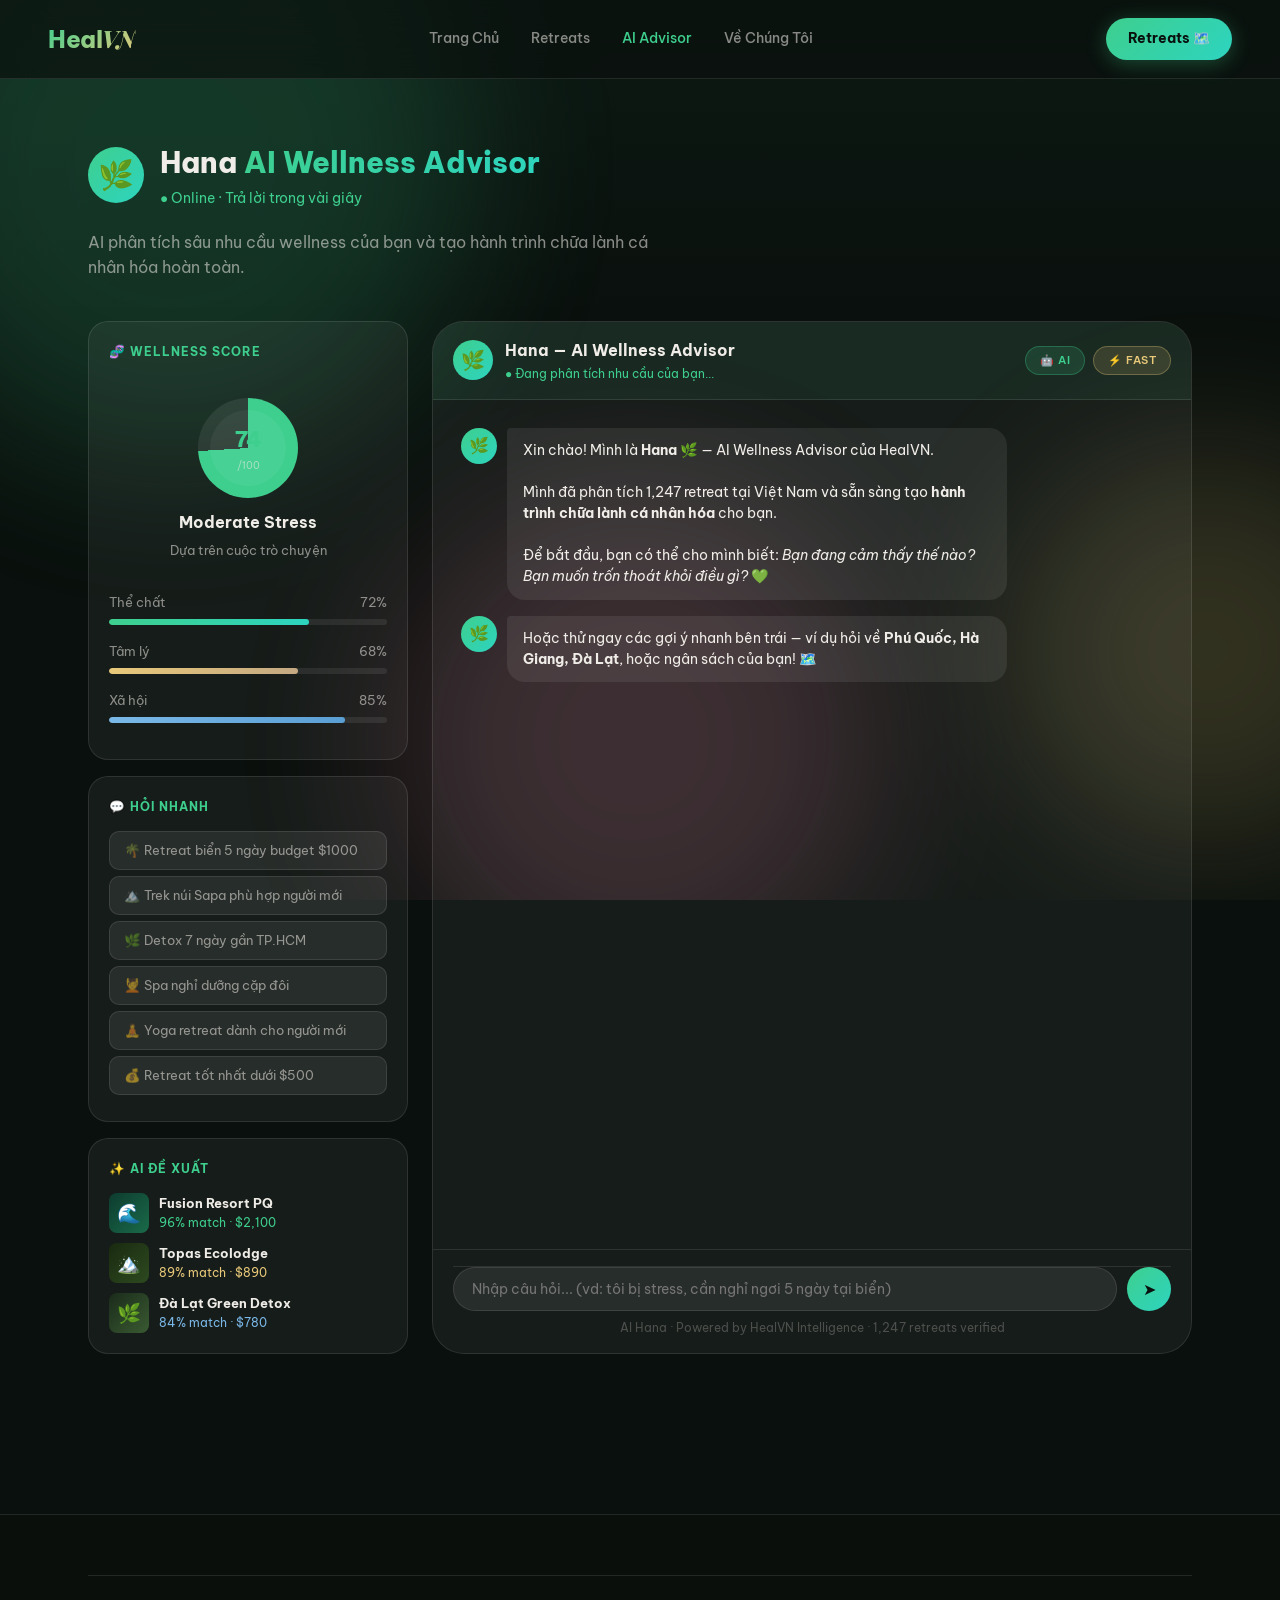
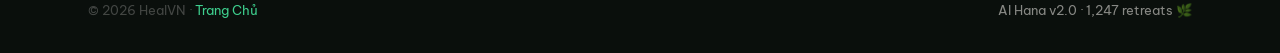
<file: pages/ai-advisor.html>
<!DOCTYPE html>
<html lang="vi">
<head>
  <meta charset="UTF-8"/>
  <meta name="viewport" content="width=device-width, initial-scale=1.0"/>
  <title>AI Wellness Advisor — HealVN</title>
  <meta name="description" content="Hana — AI Wellness Advisor cá nhân hóa hành trình chữa lành của bạn. Chat ngay để tìm retreat phù hợp tại Việt Nam."/>
  <link rel="stylesheet" href="../css/style.css"/>
  <link rel="icon" href="data:image/svg+xml,<svg xmlns='http://www.w3.org/2000/svg' viewBox='0 0 100 100'><text y='.9em' font-size='90'>🌿</text></svg>"/>
  <style>
    .full-chat {
      display: grid;
      grid-template-columns: 320px 1fr;
      gap: 24px;
      min-height: calc(100vh - 200px);
    }
    .chat-sidebar { display: flex; flex-direction: column; gap: 16px; }
    .sidebar-card { padding: 20px; border-radius: var(--radius-md); background: var(--clr-surface); border: 1px solid var(--clr-border); }
    .full-ai-chat { display: flex; flex-direction: column; border-radius: var(--radius-lg); background: var(--clr-surface); border: 1px solid var(--clr-border); overflow: hidden; min-height: 600px; }
    .full-messages { flex: 1; overflow-y: auto; padding: 28px; display: flex; flex-direction: column; gap: 16px; }
    .quick-btn { display: block; width: 100%; text-align: left; padding: 10px 14px; background: var(--clr-surface2); border: 1px solid var(--clr-border); border-radius: 10px; color: var(--clr-muted); font-size: 0.83rem; cursor: pointer; transition: var(--transition); margin-bottom: 6px; font-family: inherit; }
    .quick-btn:hover { border-color: var(--clr-jade); color: var(--clr-jade); background: rgba(62,207,142,0.06); }
    .wellness-score { text-align: center; padding: 20px 0; }
    .score-circle { width: 100px; height: 100px; border-radius: 50%; background: conic-gradient(var(--clr-jade) 0% 74%, var(--clr-surface2) 74% 100%); display: flex; align-items: center; justify-content: center; margin: 0 auto 12px; position: relative; }
    .score-inner { width: 76px; height: 76px; border-radius: 50%; background: var(--clr-surface); display: flex; align-items: center; justify-content: center; flex-direction: column; }
    .score-num { font-size: 1.4rem; font-weight: 800; color: var(--clr-jade); }
    .score-lbl { font-size: 0.65rem; color: var(--clr-muted); }
    @media (max-width: 768px) {
      .full-chat { grid-template-columns: 1fr; }
      .chat-sidebar { display: none; }
    }
  </style>
</head>
<body>
<div class="bg-orbs"><span></span><span></span><span></span></div>

<nav>
  <a href="../index.html" class="nav-logo">Heal<span>VN</span></a>
  <div class="nav-links">
    <a href="../index.html">Trang Chủ</a>
    <a href="retreats.html">Retreats</a>
    <a href="ai-advisor.html" style="color:var(--clr-jade)">AI Advisor</a>
    <a href="about.html">Về Chúng Tôi</a>
  </div>
  <a href="retreats.html" class="nav-cta">Retreats 🗺️</a>
  <button class="hamburger" id="hamburger">☰</button>
</nav>
<div class="mobile-menu" id="mobileMenu">
  <a href="../index.html">Trang Chủ</a>
  <a href="retreats.html">Retreats</a>
  <a href="ai-advisor.html">AI Advisor</a>
  <a href="about.html">Về Chúng Tôi</a>
</div>

<div class="page-hero" style="padding-bottom:40px">
  <div class="container fade-up">
    <div style="display:flex;align-items:center;gap:16px;margin-bottom:20px">
      <div style="width:56px;height:56px;border-radius:50%;background:linear-gradient(135deg,var(--clr-jade),#2dd4bf);display:flex;align-items:center;justify-content:center;font-size:1.8rem">🌿</div>
      <div>
        <h1 style="font-size:1.8rem;font-weight:800;margin-bottom:2px">Hana <span class="grad-jade">AI Wellness Advisor</span></h1>
        <div style="font-size:0.85rem;color:var(--clr-jade)">● Online · Trả lời trong vài giây</div>
      </div>
    </div>
    <p style="color:var(--clr-muted);max-width:560px">AI phân tích sâu nhu cầu wellness của bạn và tạo hành trình chữa lành cá nhân hóa hoàn toàn.</p>
  </div>
</div>

<section style="padding-top:0">
  <div class="container">
    <div class="full-chat fade-up">

      <!-- SIDEBAR -->
      <div class="chat-sidebar">
        <!-- Wellness score -->
        <div class="sidebar-card">
          <div style="font-size:0.78rem;font-weight:700;text-transform:uppercase;letter-spacing:1px;color:var(--clr-jade);margin-bottom:16px">🧬 Wellness Score</div>
          <div class="wellness-score">
            <div class="score-circle">
              <div class="score-inner">
                <div class="score-num">74</div>
                <div class="score-lbl">/100</div>
              </div>
            </div>
            <div style="font-weight:700;margin-bottom:4px">Moderate Stress</div>
            <div style="font-size:0.8rem;color:var(--clr-muted)">Dựa trên cuộc trò chuyện</div>
          </div>
          <div style="margin-top:12px">
            <div class="progress-wrap">
              <div class="progress-label"><span>Thể chất</span><span>72%</span></div>
              <div class="progress-bar"><div class="progress-fill" data-width="72%" style="width:0%"></div></div>
            </div>
            <div class="progress-wrap">
              <div class="progress-label"><span>Tâm lý</span><span>68%</span></div>
              <div class="progress-bar"><div class="progress-fill" data-width="68%" style="width:0%;background:linear-gradient(90deg,var(--clr-gold),var(--clr-earth))"></div></div>
            </div>
            <div class="progress-wrap">
              <div class="progress-label"><span>Xã hội</span><span>85%</span></div>
              <div class="progress-bar"><div class="progress-fill" data-width="85%" style="width:0%;background:linear-gradient(90deg,var(--clr-sky),#5a9fd4)"></div></div>
            </div>
          </div>
        </div>

        <!-- Quick prompts -->
        <div class="sidebar-card">
          <div style="font-size:0.78rem;font-weight:700;text-transform:uppercase;letter-spacing:1px;color:var(--clr-jade);margin-bottom:14px">💬 Hỏi Nhanh</div>
          <button class="quick-btn" onclick="quickAsk(this)">🌴 Retreat biển 5 ngày budget $1000</button>
          <button class="quick-btn" onclick="quickAsk(this)">🏔️ Trek núi Sapa phù hợp người mới</button>
          <button class="quick-btn" onclick="quickAsk(this)">🌿 Detox 7 ngày gần TP.HCM</button>
          <button class="quick-btn" onclick="quickAsk(this)">💆 Spa nghỉ dưỡng cặp đôi</button>
          <button class="quick-btn" onclick="quickAsk(this)">🧘 Yoga retreat dành cho người mới</button>
          <button class="quick-btn" onclick="quickAsk(this)">💰 Retreat tốt nhất dưới $500</button>
        </div>

        <!-- Top matches -->
        <div class="sidebar-card">
          <div style="font-size:0.78rem;font-weight:700;text-transform:uppercase;letter-spacing:1px;color:var(--clr-jade);margin-bottom:14px">✨ AI Đề Xuất</div>
          <div style="display:flex;flex-direction:column;gap:10px">
            <div style="display:flex;gap:10px;align-items:center;cursor:pointer" onclick="location.href='retreats.html'">
              <div style="width:40px;height:40px;border-radius:8px;background:linear-gradient(135deg,#0d3b2e,#1a6b4a);display:flex;align-items:center;justify-content:center;font-size:1.2rem;flex-shrink:0">🌊</div>
              <div><div style="font-size:0.83rem;font-weight:700">Fusion Resort PQ</div><div style="font-size:0.73rem;color:var(--clr-jade)">96% match · $2,100</div></div>
            </div>
            <div style="display:flex;gap:10px;align-items:center;cursor:pointer" onclick="location.href='retreats.html'">
              <div style="width:40px;height:40px;border-radius:8px;background:linear-gradient(135deg,#1a2a10,#2d4a20);display:flex;align-items:center;justify-content:center;font-size:1.2rem;flex-shrink:0">🏔️</div>
              <div><div style="font-size:0.83rem;font-weight:700">Topas Ecolodge</div><div style="font-size:0.73rem;color:var(--clr-gold)">89% match · $890</div></div>
            </div>
            <div style="display:flex;gap:10px;align-items:center;cursor:pointer" onclick="location.href='retreats.html'">
              <div style="width:40px;height:40px;border-radius:8px;background:linear-gradient(135deg,#1a2b1a,#3a5a32);display:flex;align-items:center;justify-content:center;font-size:1.2rem;flex-shrink:0">🌿</div>
              <div><div style="font-size:0.83rem;font-weight:700">Đà Lạt Green Detox</div><div style="font-size:0.73rem;color:var(--clr-sky)">84% match · $780</div></div>
            </div>
          </div>
        </div>
      </div>

      <!-- FULL CHAT -->
      <div class="full-ai-chat">
        <div class="ai-chat-header">
          <div class="ai-avatar">🌿</div>
          <div>
            <div style="font-weight:700">Hana — AI Wellness Advisor</div>
            <div class="ai-status">● Đang phân tích nhu cầu của bạn...</div>
          </div>
          <div style="margin-left:auto;display:flex;gap:8px">
            <span class="badge badge-jade" style="font-size:0.68rem">🤖 AI</span>
            <span class="badge badge-gold" style="font-size:0.68rem">⚡ Fast</span>
          </div>
        </div>

        <div class="full-messages" id="chatMessages">
          <div class="msg bot">
            <div class="ai-avatar" style="width:36px;height:36px;font-size:1rem">🌿</div>
            <div class="msg-bubble" style="max-width:500px">
              Xin chào! Mình là <strong>Hana</strong> 🌿 — AI Wellness Advisor của HealVN.<br/><br/>
              Mình đã phân tích 1,247 retreat tại Việt Nam và sẵn sàng tạo <strong>hành trình chữa lành cá nhân hóa</strong> cho bạn.<br/><br/>
              Để bắt đầu, bạn có thể cho mình biết: <em>Bạn đang cảm thấy thế nào? Bạn muốn trốn thoát khỏi điều gì?</em> 💚
            </div>
          </div>
          <div class="msg bot">
            <div class="ai-avatar" style="width:36px;height:36px;font-size:1rem">🌿</div>
            <div class="msg-bubble" style="max-width:500px">
              Hoặc thử ngay các gợi ý nhanh bên trái — ví dụ hỏi về <strong>Phú Quốc, Hà Giang, Đà Lạt</strong>, hoặc ngân sách của bạn! 🗺️
            </div>
          </div>
        </div>

        <div style="padding:16px 20px;border-top:1px solid var(--clr-border)">
          <div class="ai-input-row" style="padding:0">
            <input class="ai-input" id="chatInput" placeholder="Nhập câu hỏi... (vd: tôi bị stress, cần nghỉ ngơi 5 ngày tại biển)"/>
            <button class="ai-send" id="sendBtn" style="width:44px;height:44px">➤</button>
          </div>
          <div style="font-size:0.72rem;color:var(--clr-faint);margin-top:8px;text-align:center">
            AI Hana · Powered by HealVN Intelligence · 1,247 retreats verified
          </div>
        </div>
      </div>
    </div>
  </div>
</section>

<footer style="margin-top:60px">
  <div class="container">
    <div class="footer-bottom" style="border-top:1px solid var(--clr-border);padding-top:24px">
      <div>© 2026 HealVN · <a href="../index.html" style="color:var(--clr-jade)">Trang Chủ</a></div>
      <div style="color:var(--clr-muted)">AI Hana v2.0 · 1,247 retreats 🌿</div>
    </div>
  </div>
</footer>

<script src="../js/main.js"></script>
<script>
function quickAsk(btn) {
  const input = document.getElementById('chatInput');
  input.value = btn.textContent.trim();
  document.getElementById('sendBtn').click();
  btn.style.borderColor = 'var(--clr-jade)';
  setTimeout(() => { btn.style.borderColor = ''; }, 2000);
}
setTimeout(() => animateProgressBars(), 600);
</script>
</body>
</html>
</file>
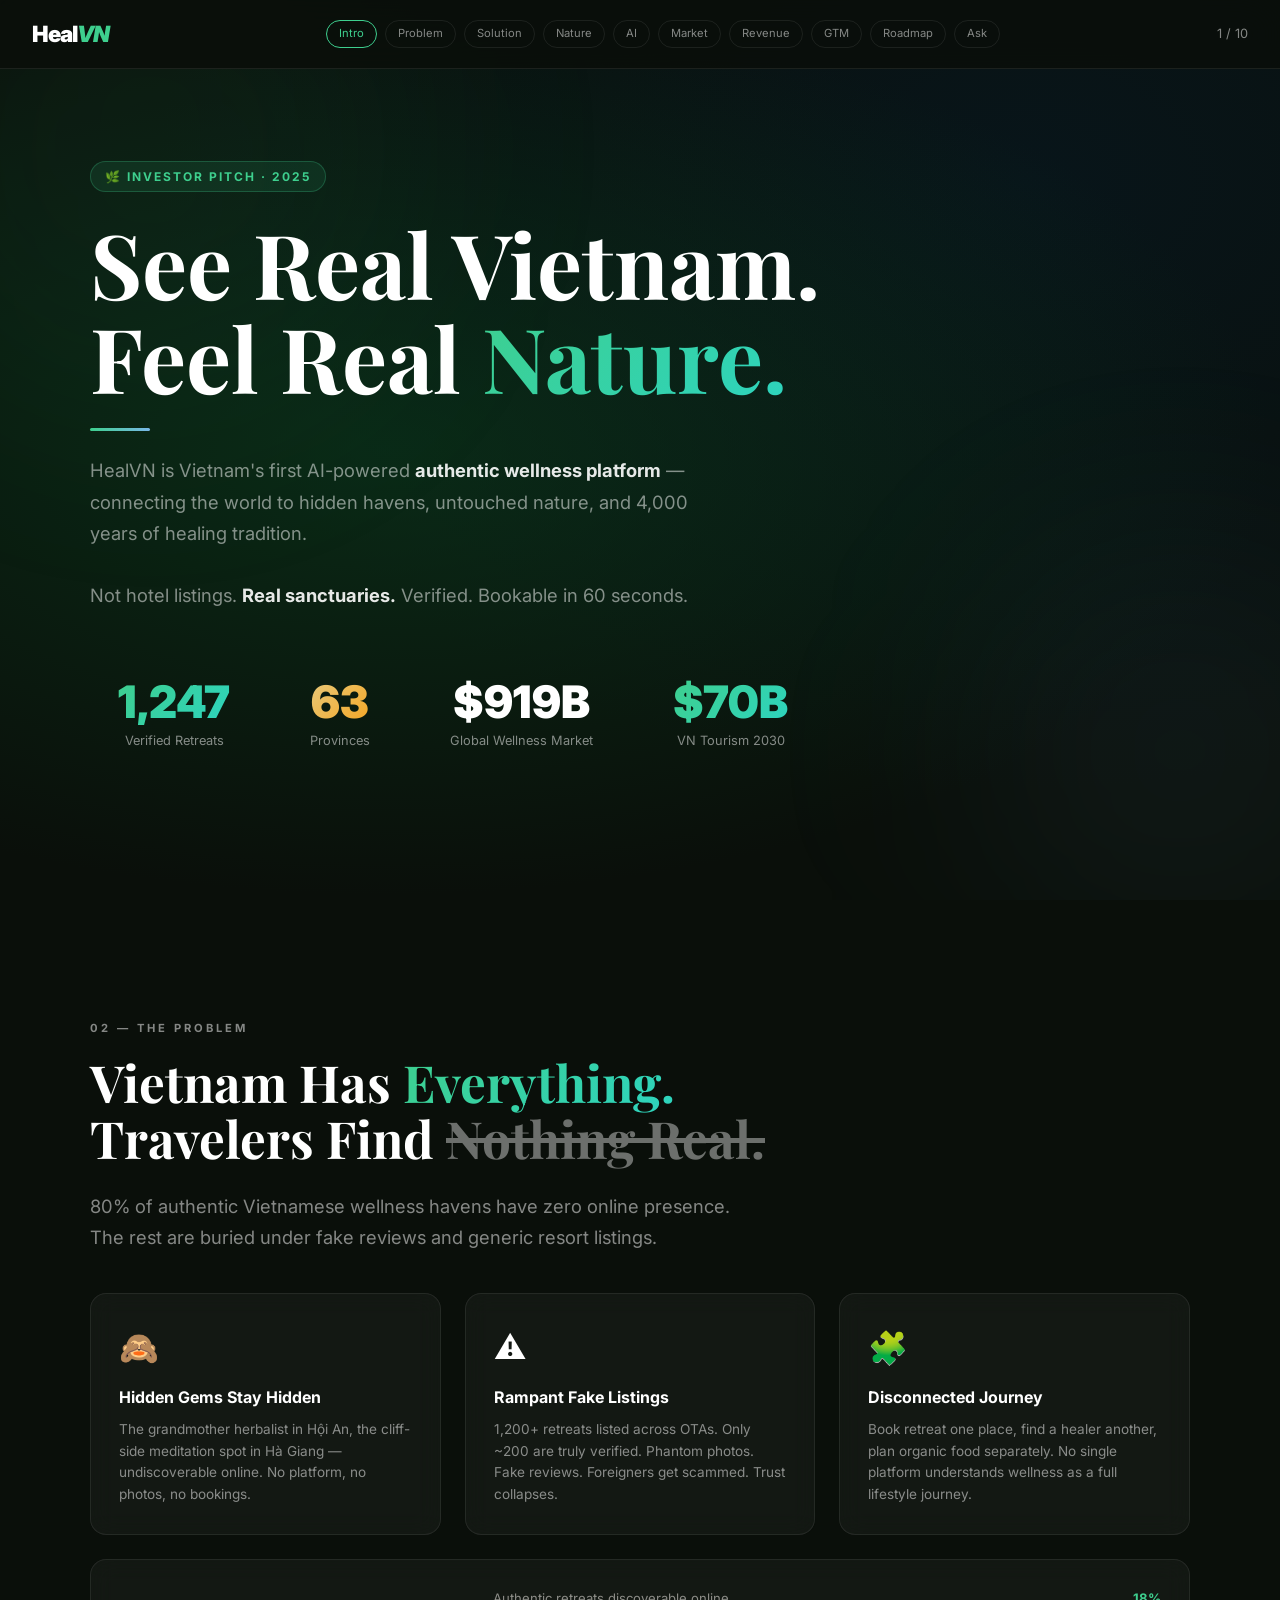
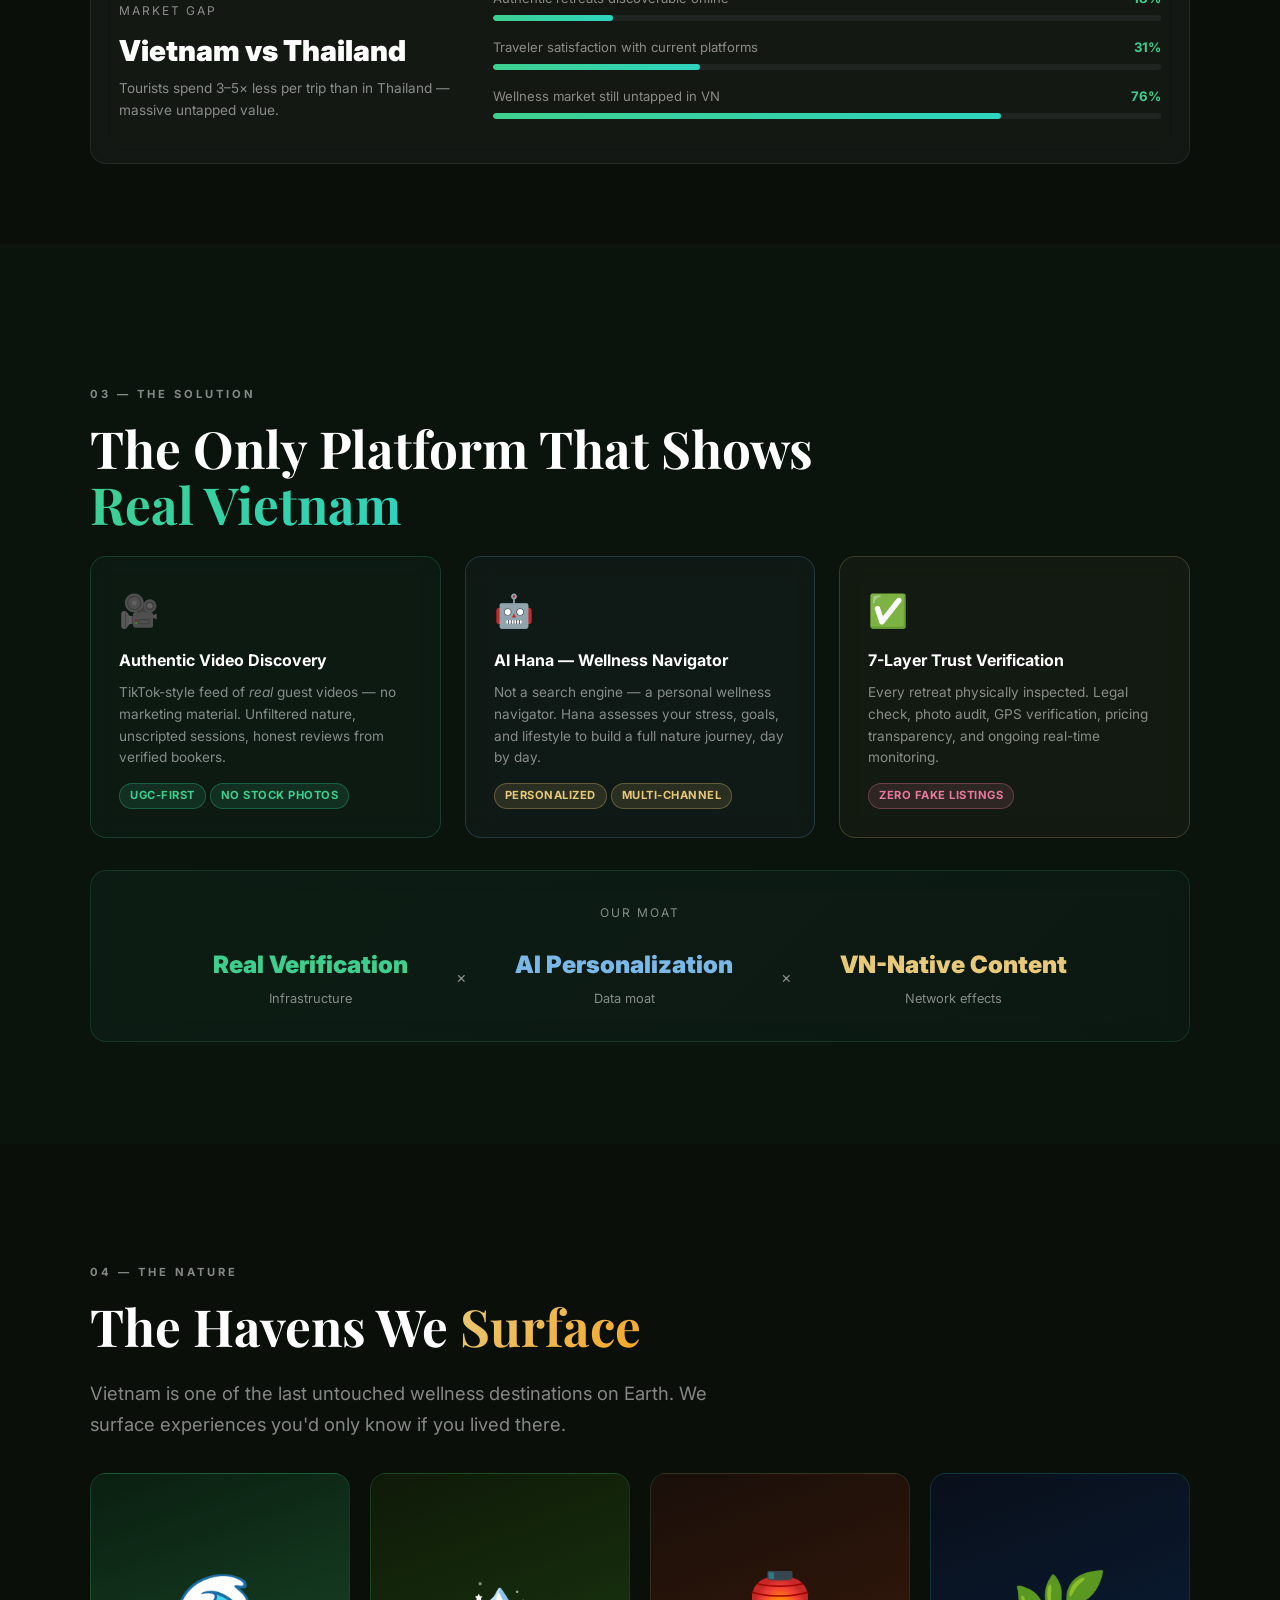
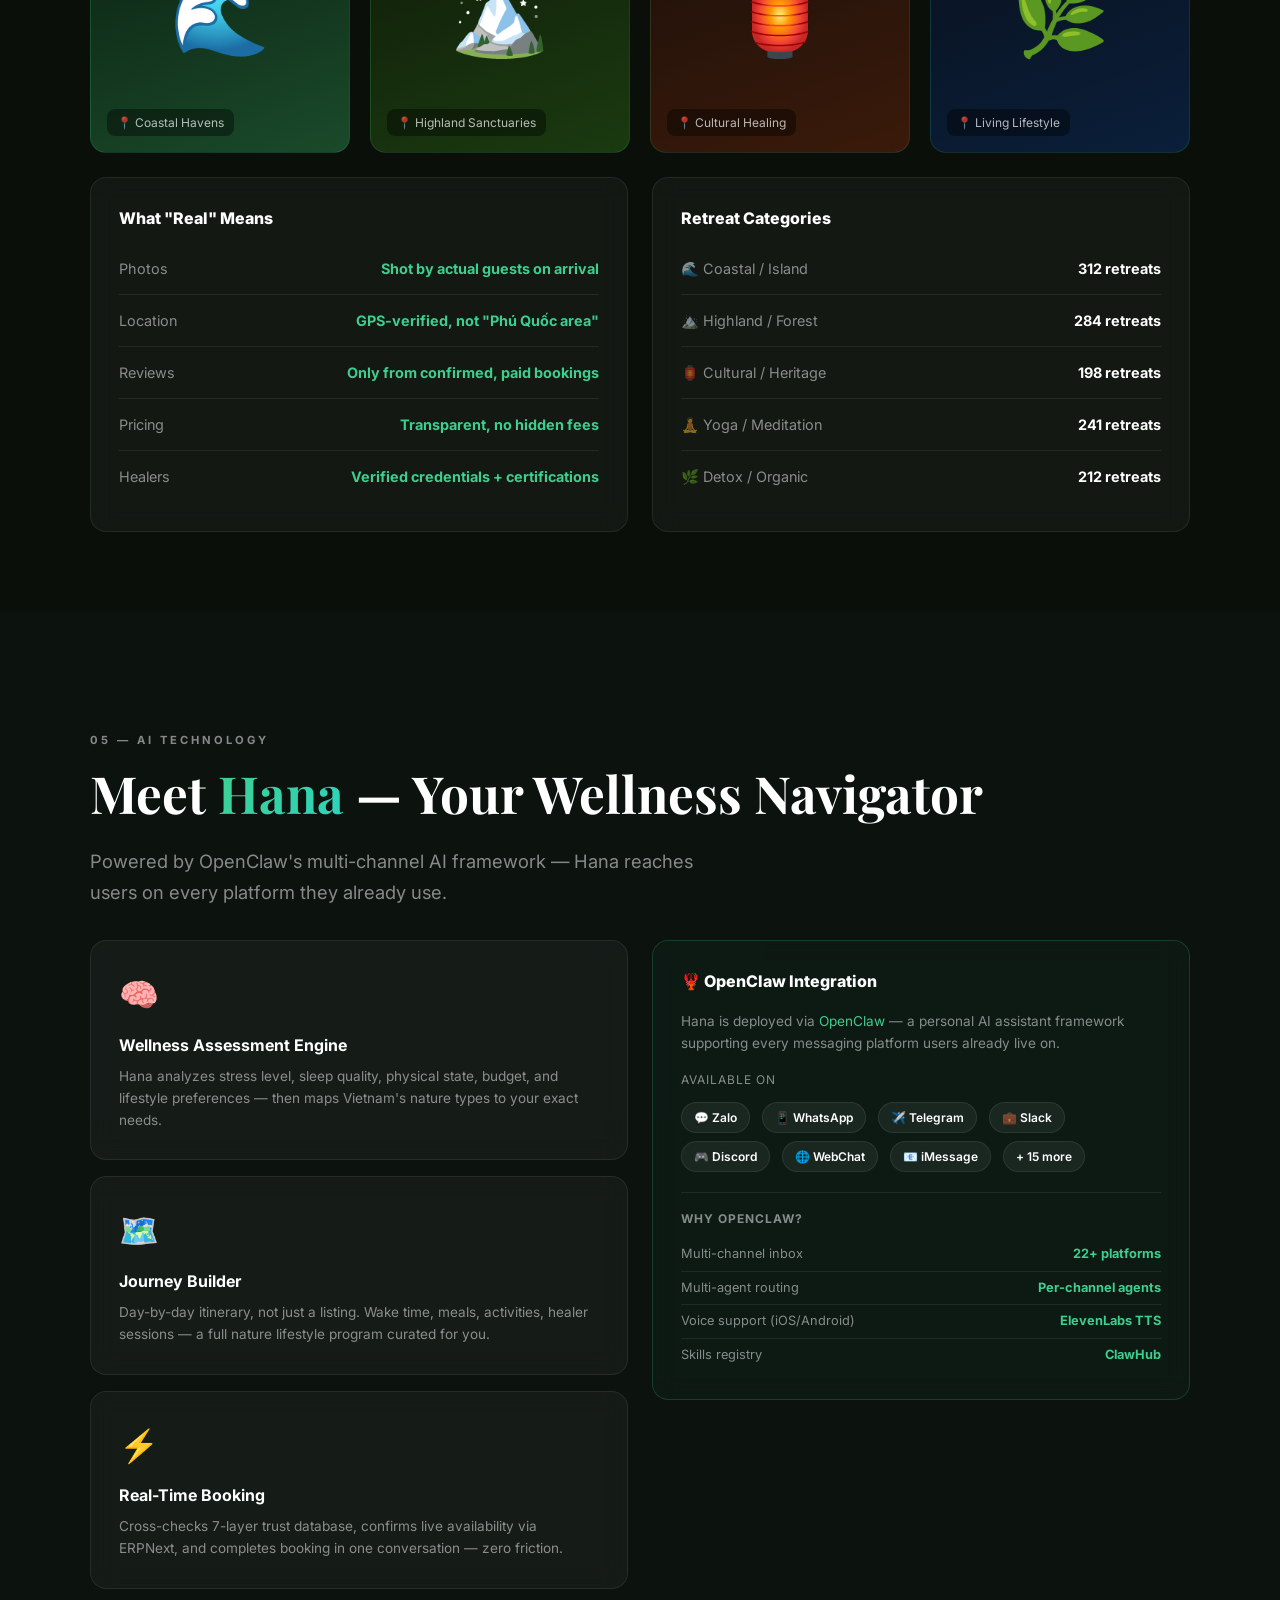
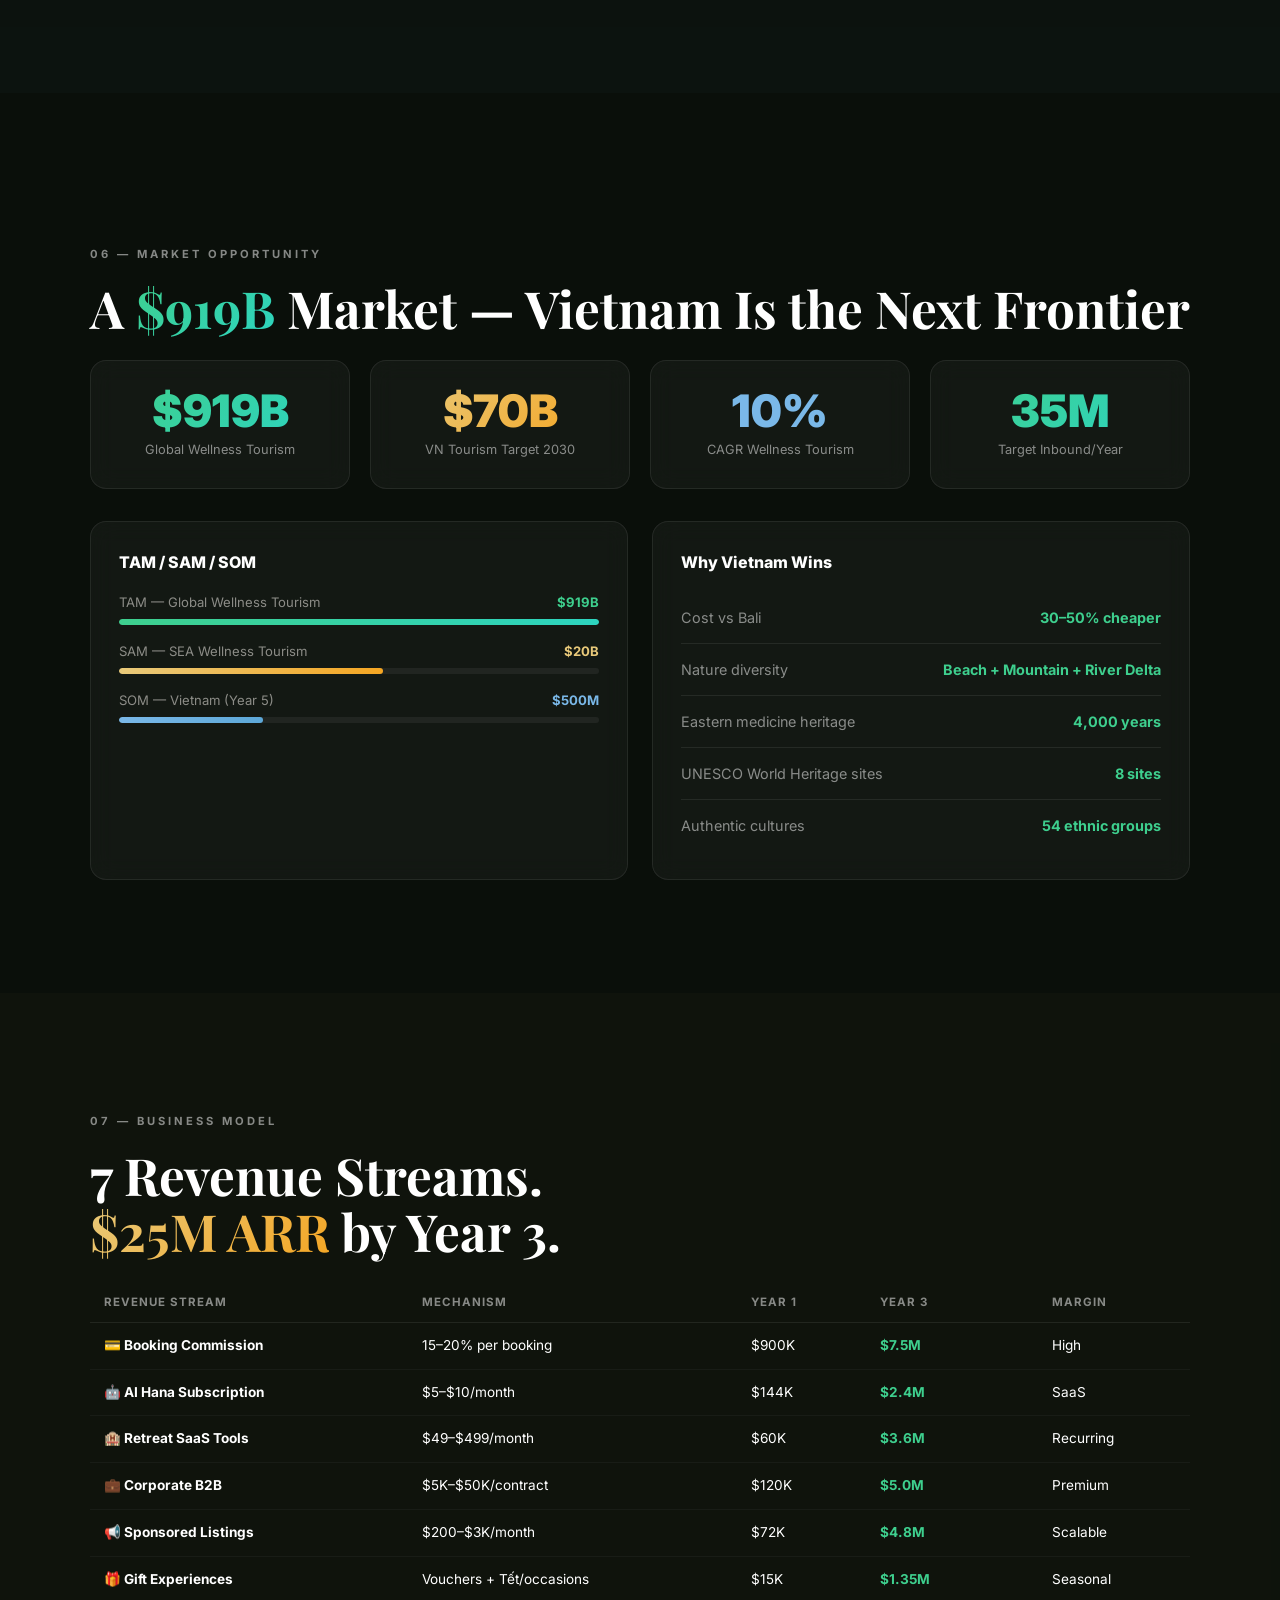
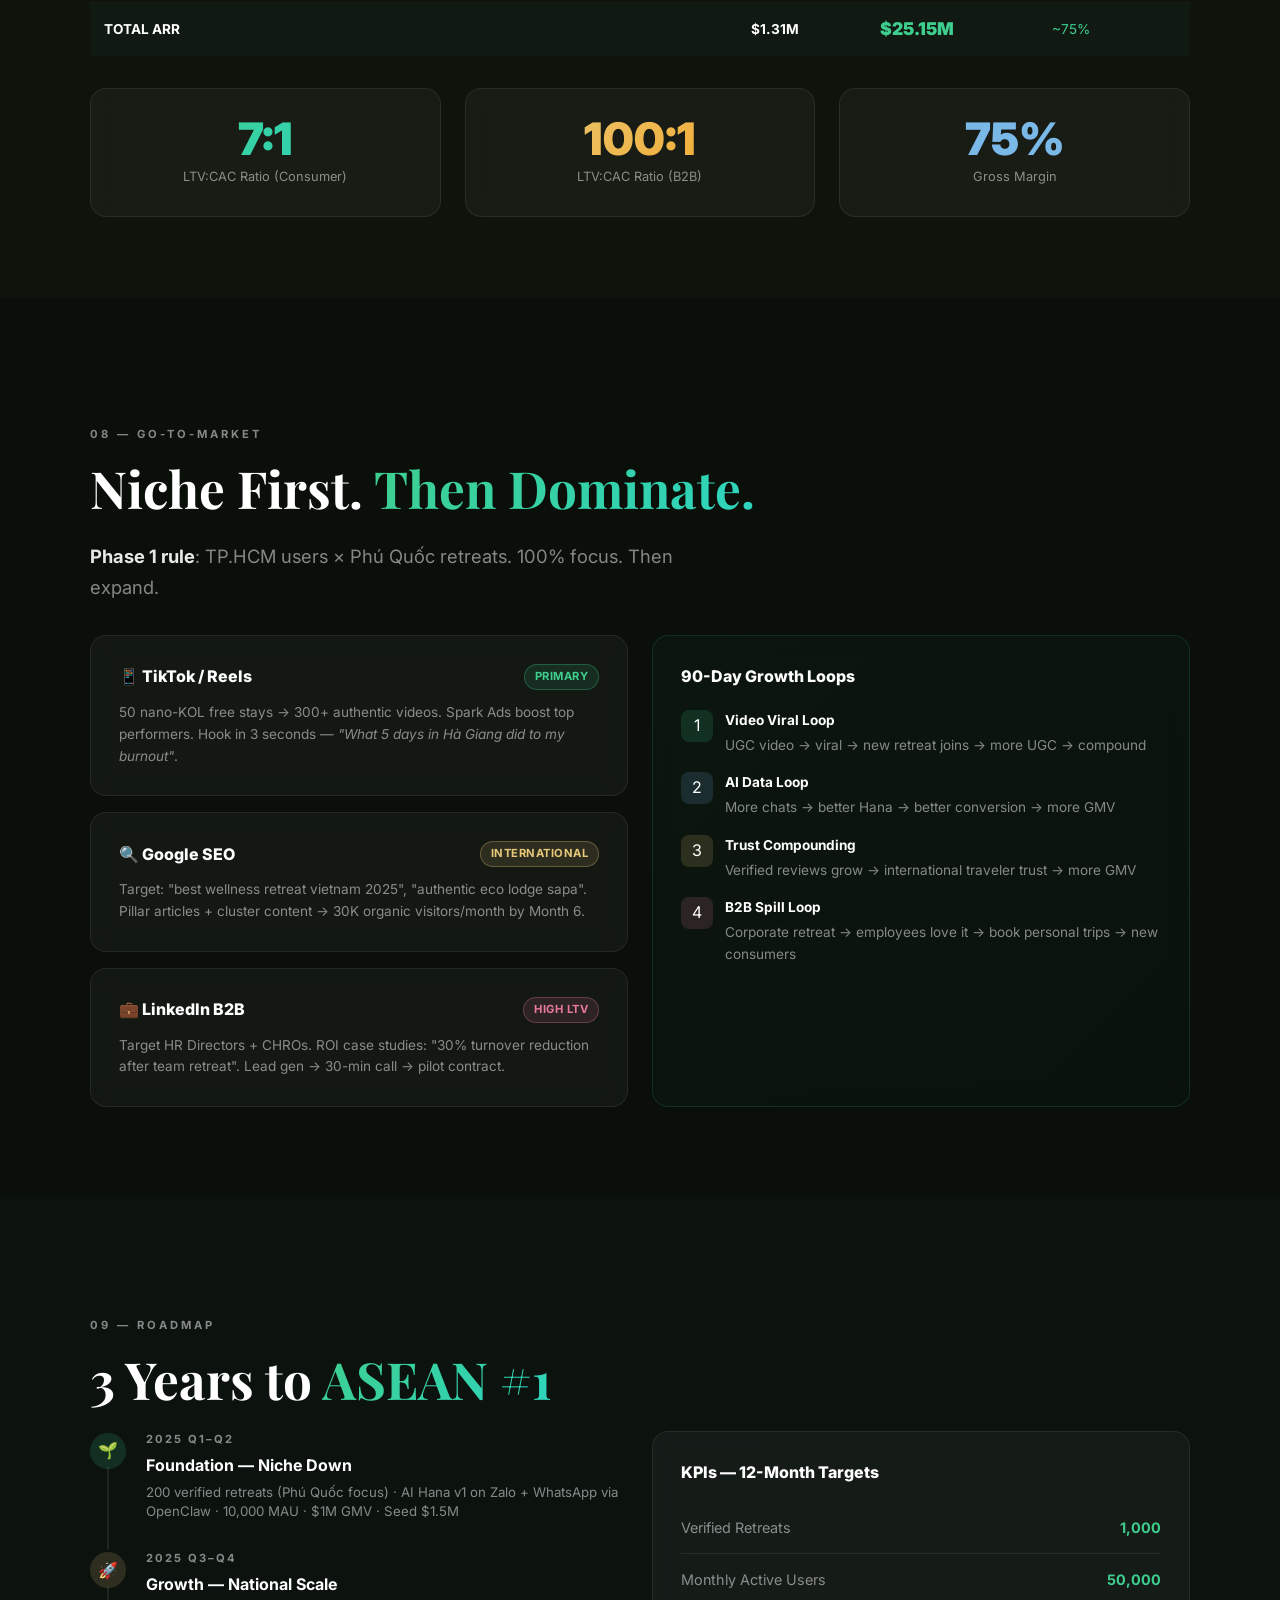
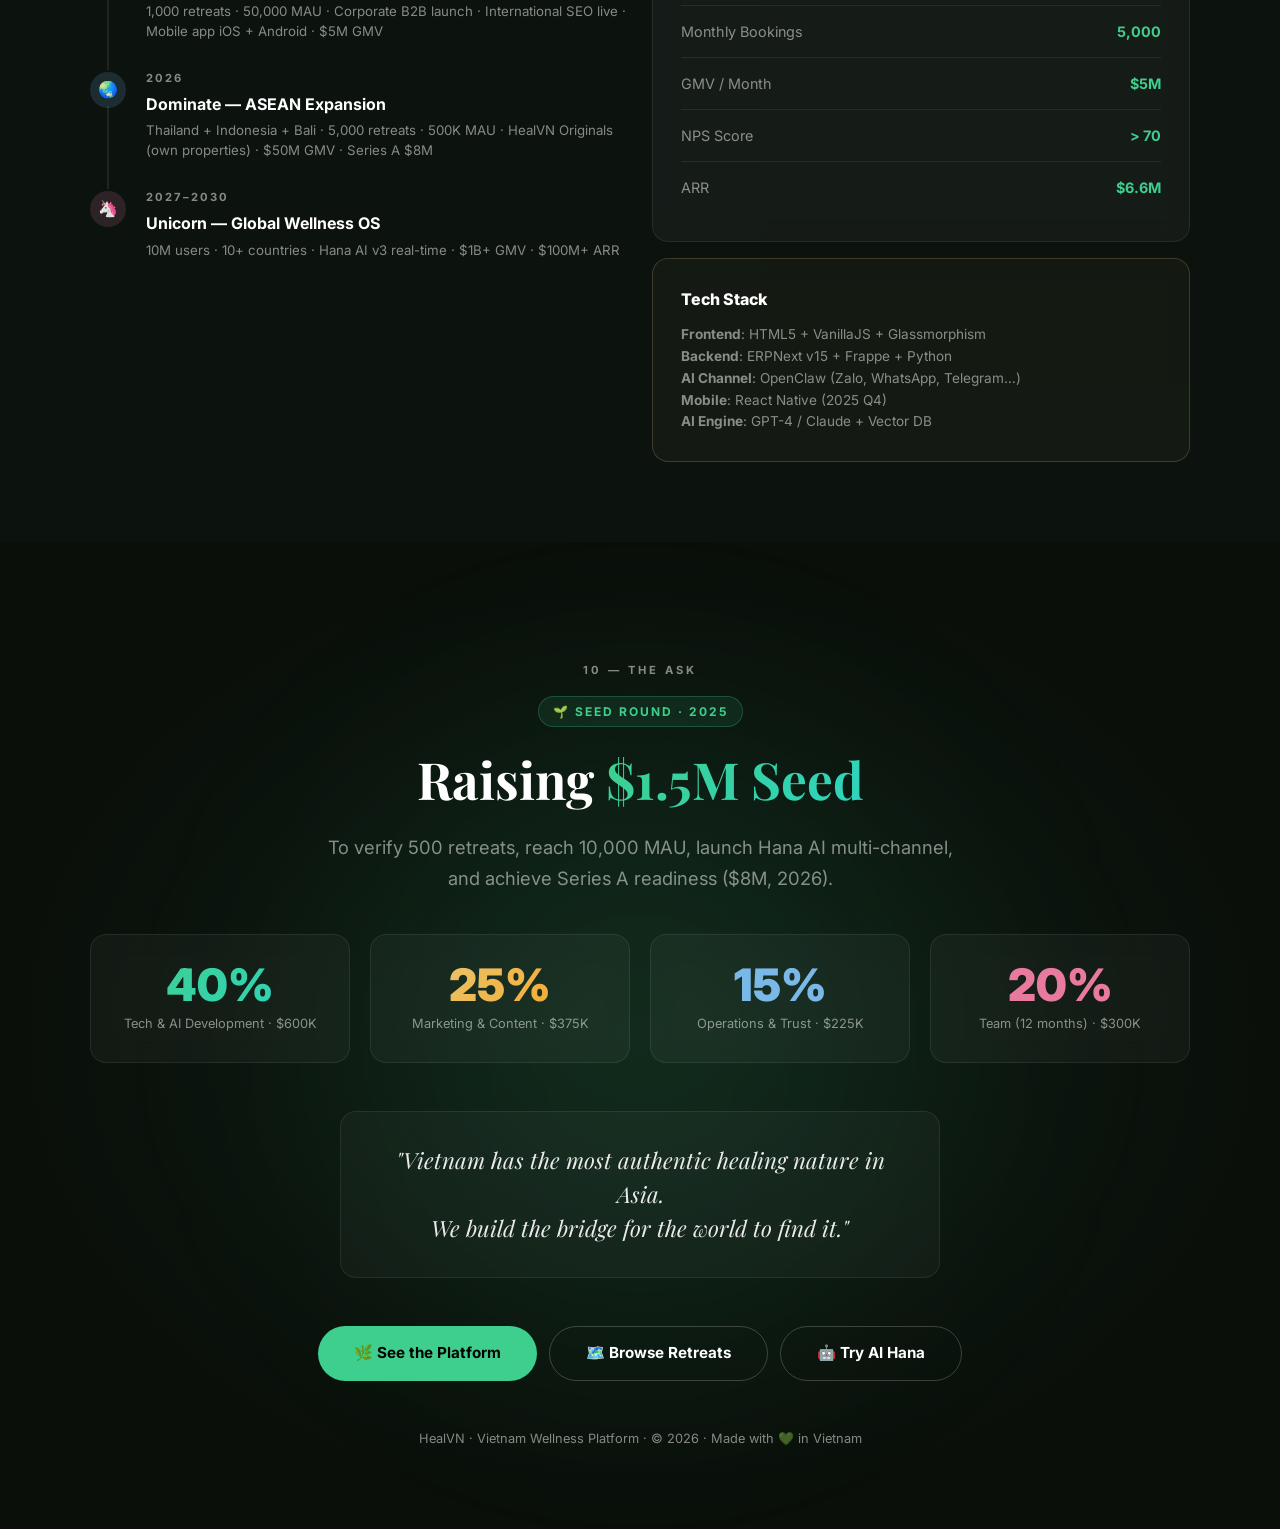
<file: pages/pitch-deck.html>
<!DOCTYPE html>
<html lang="en">
<head>
  <meta charset="UTF-8"/>
  <meta name="viewport" content="width=device-width, initial-scale=1.0"/>
  <title>HealVN — Investor Pitch Deck</title>
  <meta name="description" content="HealVN Pitch Deck — Vietnam's first AI-powered authentic wellness platform. See real havens, feel real nature."/>
  <link rel="stylesheet" href="../css/style.css"/>
  <link href="https://fonts.googleapis.com/css2?family=Inter:wght@300;400;600;700;800;900&family=Playfair+Display:ital,wght@0,700;1,700&display=swap" rel="stylesheet"/>
  <style>
    :root {
      --slide-h: 100vh;
      --jade: #3ecf8e;
      --gold: #e8c97a;
      --sky: #7ab8e8;
      --rose: #e87a9f;
      --bg: #0a0f0a;
      --surface: rgba(255,255,255,0.04);
      --border: rgba(255,255,255,0.08);
      --muted: rgba(255,255,255,0.5);
    }
    * { margin:0; padding:0; box-sizing:border-box; }
    html { scroll-behavior: smooth; }
    body { background: var(--bg); color: #fff; font-family: 'Inter', sans-serif; overflow-x: hidden; }

    /* NAV */
    .deck-nav {
      position: fixed; top: 0; left: 0; right: 0; z-index: 100;
      display: flex; align-items: center; justify-content: space-between;
      padding: 16px 32px;
      background: rgba(10,15,10,0.9);
      backdrop-filter: blur(20px);
      border-bottom: 1px solid var(--border);
    }
    .deck-nav .logo { font-size: 1.4rem; font-weight: 900; letter-spacing: -1px; }
    .deck-nav .logo span { color: var(--jade); font-style: italic; }
    .deck-nav .slides-count { font-size: 0.8rem; color: var(--muted); }
    .deck-nav .nav-pills { display: flex; gap: 8px; flex-wrap: wrap; }
    .deck-nav .nav-pill {
      font-size: 0.7rem; padding: 4px 12px; border-radius: 20px;
      border: 1px solid var(--border); color: var(--muted);
      cursor: pointer; transition: all 0.2s; text-decoration: none;
    }
    .deck-nav .nav-pill:hover { border-color: var(--jade); color: var(--jade); }

    /* SLIDES */
    .slide {
      min-height: var(--slide-h);
      display: flex; align-items: center; justify-content: center;
      padding: 120px 48px 80px;
      position: relative; overflow: hidden;
    }
    .slide-inner { max-width: 1100px; width: 100%; }

    /* BG ORBS */
    .orb {
      position: absolute; border-radius: 50%; filter: blur(120px); pointer-events: none; z-index: 0;
    }

    /* SLIDE COUNTER */
    .slide-num {
      font-size: 0.7rem; font-weight: 700; letter-spacing: 3px;
      color: var(--muted); text-transform: uppercase; margin-bottom: 16px;
    }

    /* TYPOGRAPHY */
    .eyebrow {
      display: inline-flex; align-items: center; gap: 8px;
      background: rgba(62,207,142,0.1); border: 1px solid rgba(62,207,142,0.25);
      padding: 5px 14px; border-radius: 20px;
      font-size: 0.75rem; font-weight: 700; letter-spacing: 2px;
      color: var(--jade); text-transform: uppercase; margin-bottom: 24px;
    }
    h1.hero-title {
      font-family: 'Playfair Display', serif;
      font-size: clamp(3rem, 7vw, 6rem);
      line-height: 1.05; font-weight: 700;
    }
    h2.slide-title {
      font-family: 'Playfair Display', serif;
      font-size: clamp(2rem, 4vw, 3.5rem);
      line-height: 1.1; margin-bottom: 24px;
    }
    .grad-jade { background: linear-gradient(135deg, #3ecf8e, #2dd4bf); -webkit-background-clip: text; -webkit-text-fill-color: transparent; background-clip: text; }
    .grad-gold { background: linear-gradient(135deg, #e8c97a, #f5a623); -webkit-background-clip: text; -webkit-text-fill-color: transparent; background-clip: text; }

    .lead { font-size: 1.15rem; color: var(--muted); line-height: 1.7; max-width: 640px; }
    .lead strong { color: rgba(255,255,255,0.9); }

    /* GLASS CARD */
    .card {
      background: var(--surface);
      border: 1px solid var(--border);
      border-radius: 16px;
      padding: 28px;
      backdrop-filter: blur(12px);
    }
    .card-icon { font-size: 2rem; margin-bottom: 12px; }
    .card-title { font-size: 1rem; font-weight: 700; margin-bottom: 8px; }
    .card-body { font-size: 0.85rem; color: var(--muted); line-height: 1.6; }

    /* GRID */
    .g2 { display: grid; grid-template-columns: 1fr 1fr; gap: 24px; }
    .g3 { display: grid; grid-template-columns: repeat(3, 1fr); gap: 24px; }
    .g4 { display: grid; grid-template-columns: repeat(4, 1fr); gap: 20px; }

    /* STAT BOX */
    .stat-box { text-align: center; }
    .stat-num { font-size: 2.8rem; font-weight: 900; line-height: 1; }
    .stat-lbl { font-size: 0.8rem; color: var(--muted); margin-top: 6px; }

    /* METRIC ROW */
    .metric-row {
      display: flex; align-items: center; justify-content: space-between;
      padding: 14px 0; border-bottom: 1px solid var(--border);
    }
    .metric-row:last-child { border-bottom: none; }
    .metric-label { font-size: 0.9rem; color: var(--muted); }
    .metric-value { font-size: 0.9rem; font-weight: 700; }

    /* TIMELINE */
    .timeline { display: flex; flex-direction: column; gap: 0; }
    .tl-item { display: flex; gap: 20px; padding-bottom: 28px; position: relative; }
    .tl-item:last-child { padding-bottom: 0; }
    .tl-dot {
      width: 36px; height: 36px; border-radius: 50%; flex-shrink: 0;
      display: flex; align-items: center; justify-content: center;
      font-size: 1rem; margin-top: 2px;
    }
    .tl-item::before {
      content: ''; position: absolute; left: 17px; top: 36px; bottom: 0;
      width: 2px; background: var(--border);
    }
    .tl-item:last-child::before { display: none; }
    .tl-body {}
    .tl-phase { font-size: 0.7rem; font-weight: 700; letter-spacing: 2px; color: var(--muted); text-transform: uppercase; margin-bottom: 4px; }
    .tl-title { font-size: 1rem; font-weight: 700; margin-bottom: 4px; }
    .tl-desc { font-size: 0.83rem; color: var(--muted); line-height: 1.5; }

    /* BADGE */
    .badge {
      display: inline-flex; align-items: center; gap: 5px;
      padding: 3px 10px; border-radius: 20px; font-size: 0.7rem; font-weight: 700;
    }
    .badge-jade { background: rgba(62,207,142,0.12); border: 1px solid rgba(62,207,142,0.3); color: var(--jade); }
    .badge-gold { background: rgba(232,201,122,0.12); border: 1px solid rgba(232,201,122,0.3); color: var(--gold); }
    .badge-rose { background: rgba(232,122,159,0.12); border: 1px solid rgba(232,122,159,0.3); color: var(--rose); }

    /* PROGRESS BAR */
    .progress-row { margin-bottom: 16px; }
    .progress-label { display: flex; justify-content: space-between; font-size: 0.82rem; margin-bottom: 6px; }
    .progress-label span:last-child { color: var(--jade); font-weight: 700; }
    .progress-track { height: 6px; background: rgba(255,255,255,0.06); border-radius: 4px; overflow: hidden; }
    .progress-fill { height: 100%; border-radius: 4px; background: linear-gradient(90deg, #3ecf8e, #2dd4bf); }

    /* CTA SLIDE */
    .cta-slide {
      background: radial-gradient(ellipse at center, rgba(62,207,142,0.08) 0%, transparent 70%);
      text-align: center;
    }
    .cta-slide .deck-contact {
      margin-top: 40px; display: flex; gap: 12px; justify-content: center; flex-wrap: wrap;
    }
    .btn-deck {
      padding: 14px 36px; border-radius: 40px; font-size: 0.95rem; font-weight: 700;
      cursor: pointer; transition: all 0.25s; text-decoration: none; display: inline-flex; align-items: center; gap: 8px;
    }
    .btn-deck-primary { background: var(--jade); color: #000; }
    .btn-deck-primary:hover { transform: translateY(-2px); box-shadow: 0 12px 40px rgba(62,207,142,0.35); }
    .btn-deck-outline { border: 1px solid rgba(255,255,255,0.2); color: #fff; }
    .btn-deck-outline:hover { border-color: var(--jade); color: var(--jade); }

    /* NATURE IMG PLACEHOLDERS */
    .nature-panel {
      border-radius: 16px; overflow: hidden;
      background: linear-gradient(160deg, #0a1f10, #1a4a2a);
      display: flex; align-items: center; justify-content: center;
      min-height: 280px; position: relative;
      border: 1px solid rgba(62,207,142,0.15);
    }
    .nature-panel .nature-emoji { font-size: 5rem; }
    .nature-panel .nature-label {
      position: absolute; bottom: 16px; left: 16px;
      font-size: 0.75rem; color: rgba(255,255,255,0.7);
      background: rgba(0,0,0,0.4); padding: 4px 10px; border-radius: 8px;
    }

    /* DIVIDER */
    .slide-divider {
      width: 60px; height: 3px;
      background: linear-gradient(90deg, var(--jade), var(--sky));
      border-radius: 2px; margin: 24px 0;
    }

    /* TABLE */
    .deck-table { width: 100%; border-collapse: collapse; font-size: 0.85rem; }
    .deck-table th { text-align: left; padding: 10px 14px; font-size: 0.72rem; letter-spacing: 1px; text-transform: uppercase; color: var(--muted); border-bottom: 1px solid var(--border); }
    .deck-table td { padding: 12px 14px; border-bottom: 1px solid rgba(255,255,255,0.04); }
    .deck-table tr:last-child td { border-bottom: none; }
    .deck-table tr:hover td { background: rgba(255,255,255,0.02); }

    /* CHANNEL BADGE */
    .channel-badge {
      display: inline-flex; align-items: center; gap: 6px;
      background: rgba(255,255,255,0.06); border: 1px solid var(--border);
      padding: 5px 12px; border-radius: 20px; font-size: 0.75rem; font-weight: 600;
      margin: 4px;
    }

    @media (max-width: 768px) {
      .g2, .g3, .g4 { grid-template-columns: 1fr; }
      .slide { padding: 100px 24px 60px; }
      .deck-nav .nav-pills { display: none; }
    }
  </style>
</head>
<body>

<!-- STICKY NAV -->
<nav class="deck-nav">
  <div class="logo">Heal<span>VN</span></div>
  <div class="nav-pills">
    <a class="nav-pill" href="#slide-1">Intro</a>
    <a class="nav-pill" href="#slide-2">Problem</a>
    <a class="nav-pill" href="#slide-3">Solution</a>
    <a class="nav-pill" href="#slide-4">Nature</a>
    <a class="nav-pill" href="#slide-5">AI</a>
    <a class="nav-pill" href="#slide-6">Market</a>
    <a class="nav-pill" href="#slide-7">Revenue</a>
    <a class="nav-pill" href="#slide-8">GTM</a>
    <a class="nav-pill" href="#slide-9">Roadmap</a>
    <a class="nav-pill" href="#slide-10">Ask</a>
  </div>
  <div class="slides-count">10 Slides</div>
</nav>

<!-- ═══════════════════════════════════════════
     SLIDE 1 — HERO
═══════════════════════════════════════════ -->
<section class="slide" id="slide-1" style="background: radial-gradient(ellipse at 30% 50%, rgba(10,60,30,0.6) 0%, transparent 70%), radial-gradient(ellipse at 80% 20%, rgba(5,30,50,0.4) 0%, transparent 60%);">
  <div class="orb" style="width:500px;height:500px;top:-100px;left:-100px;background:rgba(62,207,142,0.06);"></div>
  <div class="orb" style="width:400px;height:400px;bottom:-50px;right:-100px;background:rgba(122,184,232,0.06);"></div>

  <div class="slide-inner" style="position:relative;z-index:1;">
    <div style="max-width:760px;">
      <div class="eyebrow">🌿 Investor Pitch · 2025</div>
      <h1 class="hero-title">
        See Real Vietnam.<br/>
        Feel Real <span class="grad-jade">Nature.</span>
      </h1>
      <div class="slide-divider"></div>
      <p class="lead" style="margin-bottom:40px;">
        HealVN is Vietnam's first AI-powered <strong>authentic wellness platform</strong> — connecting the world to hidden havens, untouched nature, and 4,000 years of healing tradition.
        <br/><br/>Not hotel listings. <strong>Real sanctuaries.</strong> Verified. Bookable in 60 seconds.
      </p>
      <div style="display:flex;gap:24px;flex-wrap:wrap;">
        <div class="stat-box">
          <div class="stat-num grad-jade">1,247</div>
          <div class="stat-lbl">Verified Retreats</div>
        </div>
        <div class="stat-box">
          <div class="stat-num grad-gold">63</div>
          <div class="stat-lbl">Provinces</div>
        </div>
        <div class="stat-box">
          <div class="stat-num">$919B</div>
          <div class="stat-lbl">Global Wellness Market</div>
        </div>
        <div class="stat-box">
          <div class="stat-num grad-jade">$70B</div>
          <div class="stat-lbl">VN Tourism 2030</div>
        </div>
      </div>
    </div>
  </div>
</section>

<!-- ═══════════════════════════════════════════
     SLIDE 2 — PROBLEM
═══════════════════════════════════════════ -->
<section class="slide" id="slide-2">
  <div class="slide-inner">
    <div class="slide-num">02 — The Problem</div>
    <h2 class="slide-title">Vietnam Has <span class="grad-jade">Everything.</span><br/>Travelers Find <span style="text-decoration:line-through;opacity:0.4;">Nothing Real.</span></h2>
    <p class="lead" style="margin-bottom:40px;">80% of authentic Vietnamese wellness havens have zero online presence. The rest are buried under fake reviews and generic resort listings.</p>

    <div class="g3">
      <div class="card">
        <div class="card-icon">🙈</div>
        <div class="card-title">Hidden Gems Stay Hidden</div>
        <div class="card-body">The grandmother herbalist in Hội An, the cliff-side meditation spot in Hà Giang — undiscoverable online. No platform, no photos, no bookings.</div>
      </div>
      <div class="card">
        <div class="card-icon">⚠️</div>
        <div class="card-title">Rampant Fake Listings</div>
        <div class="card-body">1,200+ retreats listed across OTAs. Only ~200 are truly verified. Phantom photos. Fake reviews. Foreigners get scammed. Trust collapses.</div>
      </div>
      <div class="card">
        <div class="card-icon">🧩</div>
        <div class="card-title">Disconnected Journey</div>
        <div class="card-body">Book retreat one place, find a healer another, plan organic food separately. No single platform understands wellness as a full lifestyle journey.</div>
      </div>
    </div>

    <div class="card" style="margin-top:24px;display:flex;gap:40px;align-items:center;flex-wrap:wrap;">
      <div style="flex:1;min-width:200px;">
        <div style="font-size:0.75rem;letter-spacing:2px;text-transform:uppercase;color:var(--muted);margin-bottom:8px;">Market gap</div>
        <div style="font-size:1.8rem;font-weight:900;">Vietnam vs Thailand</div>
        <div style="color:var(--muted);font-size:0.85rem;margin-top:4px;">Tourists spend 3–5× less per trip than in Thailand — massive untapped value.</div>
      </div>
      <div style="flex:2;min-width:280px;">
        <div class="progress-row"><div class="progress-label"><span>Authentic retreats discoverable online</span><span>18%</span></div><div class="progress-track"><div class="progress-fill" style="width:18%"></div></div></div>
        <div class="progress-row"><div class="progress-label"><span>Traveler satisfaction with current platforms</span><span>31%</span></div><div class="progress-track"><div class="progress-fill" style="width:31%"></div></div></div>
        <div class="progress-row"><div class="progress-label"><span>Wellness market still untapped in VN</span><span>76%</span></div><div class="progress-track"><div class="progress-fill" style="width:76%"></div></div></div>
      </div>
    </div>
  </div>
</section>

<!-- ═══════════════════════════════════════════
     SLIDE 3 — SOLUTION
═══════════════════════════════════════════ -->
<section class="slide" id="slide-3" style="background: rgba(62,207,142,0.02);">
  <div class="slide-inner">
    <div class="slide-num">03 — The Solution</div>
    <h2 class="slide-title">The Only Platform That Shows<br/><span class="grad-jade">Real Vietnam</span></h2>

    <div class="g3" style="margin-bottom:32px;">
      <div class="card" style="border-color:rgba(62,207,142,0.2);background:rgba(62,207,142,0.04);">
        <div class="card-icon">🎥</div>
        <div class="card-title">Authentic Video Discovery</div>
        <div class="card-body">TikTok-style feed of <em>real</em> guest videos — no marketing material. Unfiltered nature, unscripted sessions, honest reviews from verified bookers.</div>
        <div style="margin-top:12px;"><span class="badge badge-jade">UGC-first</span> <span class="badge badge-jade">No stock photos</span></div>
      </div>
      <div class="card" style="border-color:rgba(122,184,232,0.2);background:rgba(122,184,232,0.04);">
        <div class="card-icon">🤖</div>
        <div class="card-title">AI Hana — Wellness Navigator</div>
        <div class="card-body">Not a search engine — a personal wellness navigator. Hana assesses your stress, goals, and lifestyle to build a full nature journey, day by day.</div>
        <div style="margin-top:12px;"><span class="badge badge-gold">Personalized</span> <span class="badge badge-gold">Multi-channel</span></div>
      </div>
      <div class="card" style="border-color:rgba(232,201,122,0.2);background:rgba(232,201,122,0.04);">
        <div class="card-icon">✅</div>
        <div class="card-title">7-Layer Trust Verification</div>
        <div class="card-body">Every retreat physically inspected. Legal check, photo audit, GPS verification, pricing transparency, and ongoing real-time monitoring.</div>
        <div style="margin-top:12px;"><span class="badge badge-rose">Zero fake listings</span></div>
      </div>
    </div>

    <div class="card" style="padding:32px;background:linear-gradient(135deg, rgba(62,207,142,0.05), rgba(45,212,191,0.03));border-color:rgba(62,207,142,0.15);">
      <div style="text-align:center;margin-bottom:24px;font-size:0.75rem;letter-spacing:2px;text-transform:uppercase;color:var(--muted);">Our Moat</div>
      <div style="display:flex;justify-content:center;gap:48px;flex-wrap:wrap;text-align:center;">
        <div><div style="font-size:1.5rem;font-weight:900;color:var(--jade)">Real Verification</div><div style="font-size:0.8rem;color:var(--muted);margin-top:4px">Infrastructure</div></div>
        <div style="color:var(--muted);display:flex;align-items:center">×</div>
        <div><div style="font-size:1.5rem;font-weight:900;color:var(--sky)">AI Personalization</div><div style="font-size:0.8rem;color:var(--muted);margin-top:4px">Data moat</div></div>
        <div style="color:var(--muted);display:flex;align-items:center">×</div>
        <div><div style="font-size:1.5rem;font-weight:900;color:var(--gold)">VN-Native Content</div><div style="font-size:0.8rem;color:var(--muted);margin-top:4px">Network effects</div></div>
      </div>
    </div>
  </div>
</section>

<!-- ═══════════════════════════════════════════
     SLIDE 4 — NATURE & LIFESTYLE
═══════════════════════════════════════════ -->
<section class="slide" id="slide-4">
  <div class="slide-inner">
    <div class="slide-num">04 — The Nature</div>
    <h2 class="slide-title">The Havens We <span class="grad-gold">Surface</span></h2>
    <p class="lead" style="margin-bottom:32px;">Vietnam is one of the last untouched wellness destinations on Earth. We surface experiences you'd only know if you lived there.</p>

    <div class="g4">
      <div class="nature-panel">
        <div class="nature-emoji">🌊</div>
        <div class="nature-label">📍 Coastal Havens</div>
      </div>
      <div class="nature-panel" style="background:linear-gradient(160deg,#0f1a08,#1a3a10);">
        <div class="nature-emoji">🏔️</div>
        <div class="nature-label">📍 Highland Sanctuaries</div>
      </div>
      <div class="nature-panel" style="background:linear-gradient(160deg,#1a0f0a,#3a1a0a);">
        <div class="nature-emoji">🏮</div>
        <div class="nature-label">📍 Cultural Healing</div>
      </div>
      <div class="nature-panel" style="background:linear-gradient(160deg,#090f1a,#0a1f3a);">
        <div class="nature-emoji">🌿</div>
        <div class="nature-label">📍 Living Lifestyle</div>
      </div>
    </div>

    <div class="g2" style="margin-top:24px;">
      <div class="card">
        <div style="font-weight:800;margin-bottom:12px;">What "Real" Means</div>
        <div class="metric-row"><span class="metric-label">Photos</span><span class="metric-value" style="color:var(--jade);">Shot by actual guests on arrival</span></div>
        <div class="metric-row"><span class="metric-label">Location</span><span class="metric-value" style="color:var(--jade);">GPS-verified, not "Phú Quốc area"</span></div>
        <div class="metric-row"><span class="metric-label">Reviews</span><span class="metric-value" style="color:var(--jade);">Only from confirmed, paid bookings</span></div>
        <div class="metric-row"><span class="metric-label">Pricing</span><span class="metric-value" style="color:var(--jade);">Transparent, no hidden fees</span></div>
        <div class="metric-row"><span class="metric-label">Healers</span><span class="metric-value" style="color:var(--jade);">Verified credentials + certifications</span></div>
      </div>
      <div class="card">
        <div style="font-weight:800;margin-bottom:12px;">Retreat Categories</div>
        <div class="metric-row"><span class="metric-label">🌊 Coastal / Island</span><span class="metric-value">312 retreats</span></div>
        <div class="metric-row"><span class="metric-label">🏔️ Highland / Forest</span><span class="metric-value">284 retreats</span></div>
        <div class="metric-row"><span class="metric-label">🏮 Cultural / Heritage</span><span class="metric-value">198 retreats</span></div>
        <div class="metric-row"><span class="metric-label">🧘 Yoga / Meditation</span><span class="metric-value">241 retreats</span></div>
        <div class="metric-row"><span class="metric-label">🌿 Detox / Organic</span><span class="metric-value">212 retreats</span></div>
      </div>
    </div>
  </div>
</section>

<!-- ═══════════════════════════════════════════
     SLIDE 5 — AI HANA + OPENCLAW
═══════════════════════════════════════════ -->
<section class="slide" id="slide-5" style="background:rgba(122,184,232,0.02);">
  <div class="slide-inner">
    <div class="slide-num">05 — AI Technology</div>
    <h2 class="slide-title">Meet <span class="grad-jade">Hana</span> — Your Wellness Navigator</h2>
    <p class="lead" style="margin-bottom:32px;">Powered by OpenClaw's multi-channel AI framework — Hana reaches users on every platform they already use.</p>

    <div class="g2" style="margin-bottom:24px;align-items:start;">
      <div>
        <div class="card" style="margin-bottom:16px;">
          <div class="card-icon">🧠</div>
          <div class="card-title">Wellness Assessment Engine</div>
          <div class="card-body">Hana analyzes stress level, sleep quality, physical state, budget, and lifestyle preferences — then maps Vietnam's nature types to your exact needs.</div>
        </div>
        <div class="card" style="margin-bottom:16px;">
          <div class="card-icon">🗺️</div>
          <div class="card-title">Journey Builder</div>
          <div class="card-body">Day-by-day itinerary, not just a listing. Wake time, meals, activities, healer sessions — a full nature lifestyle program curated for you.</div>
        </div>
        <div class="card">
          <div class="card-icon">⚡</div>
          <div class="card-title">Real-Time Booking</div>
          <div class="card-body">Cross-checks 7-layer trust database, confirms live availability via ERPNext, and completes booking in one conversation — zero friction.</div>
        </div>
      </div>
      <div>
        <div class="card" style="background:rgba(62,207,142,0.04);border-color:rgba(62,207,142,0.2);">
          <div style="font-weight:800;font-size:1rem;margin-bottom:16px;">🦞 OpenClaw Integration</div>
          <div class="card-body" style="margin-bottom:16px;">Hana is deployed via <a href="https://github.com/openclaw/openclaw" style="color:var(--jade);" target="_blank">OpenClaw</a> — a personal AI assistant framework supporting every messaging platform users already live on.</div>
          <div style="margin-bottom:12px;font-size:0.75rem;letter-spacing:1px;text-transform:uppercase;color:var(--muted);">Available on</div>
          <div style="margin:-4px;">
            <span class="channel-badge">💬 Zalo</span>
            <span class="channel-badge">📱 WhatsApp</span>
            <span class="channel-badge">✈️ Telegram</span>
            <span class="channel-badge">💼 Slack</span>
            <span class="channel-badge">🎮 Discord</span>
            <span class="channel-badge">🌐 WebChat</span>
            <span class="channel-badge">📧 iMessage</span>
            <span class="channel-badge">+ 15 more</span>
          </div>
          <div style="margin-top:20px;padding-top:16px;border-top:1px solid var(--border);">
            <div style="font-size:0.75rem;font-weight:700;letter-spacing:1px;text-transform:uppercase;color:var(--muted);margin-bottom:10px;">Why OpenClaw?</div>
            <div class="metric-row" style="padding:6px 0;"><span class="metric-label" style="font-size:0.8rem;">Multi-channel inbox</span><span class="metric-value" style="color:var(--jade);font-size:0.8rem;">22+ platforms</span></div>
            <div class="metric-row" style="padding:6px 0;"><span class="metric-label" style="font-size:0.8rem;">Multi-agent routing</span><span class="metric-value" style="color:var(--jade);font-size:0.8rem;">Per-channel agents</span></div>
            <div class="metric-row" style="padding:6px 0;"><span class="metric-label" style="font-size:0.8rem;">Voice support (iOS/Android)</span><span class="metric-value" style="color:var(--jade);font-size:0.8rem;">ElevenLabs TTS</span></div>
            <div class="metric-row" style="padding:6px 0;"><span class="metric-label" style="font-size:0.8rem;">Skills registry</span><span class="metric-value" style="color:var(--jade);font-size:0.8rem;">ClawHub</span></div>
          </div>
        </div>
      </div>
    </div>
  </div>
</section>

<!-- ═══════════════════════════════════════════
     SLIDE 6 — MARKET
═══════════════════════════════════════════ -->
<section class="slide" id="slide-6">
  <div class="slide-inner">
    <div class="slide-num">06 — Market Opportunity</div>
    <h2 class="slide-title">A <span class="grad-jade">$919B</span> Market — Vietnam Is the Next Frontier</h2>

    <div class="g4" style="margin-bottom:32px;">
      <div class="stat-box card">
        <div class="stat-num grad-jade">$919B</div>
        <div class="stat-lbl">Global Wellness Tourism</div>
      </div>
      <div class="stat-box card">
        <div class="stat-num grad-gold">$70B</div>
        <div class="stat-lbl">VN Tourism Target 2030</div>
      </div>
      <div class="stat-box card">
        <div class="stat-num" style="color:var(--sky)">10%</div>
        <div class="stat-lbl">CAGR Wellness Tourism</div>
      </div>
      <div class="stat-box card">
        <div class="stat-num grad-jade">35M</div>
        <div class="stat-lbl">Target Inbound/Year</div>
      </div>
    </div>

    <div class="g2">
      <div class="card">
        <div style="font-weight:800;margin-bottom:16px;">TAM / SAM / SOM</div>
        <div class="progress-row"><div class="progress-label"><span>TAM — Global Wellness Tourism</span><span style="color:var(--jade)">$919B</span></div><div class="progress-track"><div class="progress-fill" style="width:100%"></div></div></div>
        <div class="progress-row"><div class="progress-label"><span>SAM — SEA Wellness Tourism</span><span style="color:var(--gold)">$20B</span></div><div class="progress-track"><div class="progress-fill" style="width:55%;background:linear-gradient(90deg,var(--gold),#f5a623)"></div></div></div>
        <div class="progress-row"><div class="progress-label"><span>SOM — Vietnam (Year 5)</span><span style="color:var(--sky)">$500M</span></div><div class="progress-track"><div class="progress-fill" style="width:30%;background:linear-gradient(90deg,var(--sky),#5da8d8)"></div></div></div>
      </div>
      <div class="card">
        <div style="font-weight:800;margin-bottom:16px;">Why Vietnam Wins</div>
        <div class="metric-row"><span class="metric-label">Cost vs Bali</span><span class="metric-value" style="color:var(--jade)">30–50% cheaper</span></div>
        <div class="metric-row"><span class="metric-label">Nature diversity</span><span class="metric-value" style="color:var(--jade)">Beach + Mountain + River Delta</span></div>
        <div class="metric-row"><span class="metric-label">Eastern medicine heritage</span><span class="metric-value" style="color:var(--jade)">4,000 years</span></div>
        <div class="metric-row"><span class="metric-label">UNESCO World Heritage sites</span><span class="metric-value" style="color:var(--jade)">8 sites</span></div>
        <div class="metric-row"><span class="metric-label">Authentic cultures</span><span class="metric-value" style="color:var(--jade)">54 ethnic groups</span></div>
      </div>
    </div>
  </div>
</section>

<!-- ═══════════════════════════════════════════
     SLIDE 7 — REVENUE
═══════════════════════════════════════════ -->
<section class="slide" id="slide-7" style="background:rgba(232,201,122,0.02);">
  <div class="slide-inner">
    <div class="slide-num">07 — Business Model</div>
    <h2 class="slide-title">7 Revenue Streams.<br/><span class="grad-gold">$25M ARR</span> by Year 3.</h2>

    <table class="deck-table" style="margin-bottom:32px;">
      <thead>
        <tr>
          <th>Revenue Stream</th>
          <th>Mechanism</th>
          <th>Year 1</th>
          <th>Year 3</th>
          <th>Margin</th>
        </tr>
      </thead>
      <tbody>
        <tr>
          <td><strong>💳 Booking Commission</strong></td>
          <td>15–20% per booking</td>
          <td>$900K</td>
          <td style="color:var(--jade);font-weight:700;">$7.5M</td>
          <td>High</td>
        </tr>
        <tr>
          <td><strong>🤖 AI Hana Subscription</strong></td>
          <td>$5–$10/month</td>
          <td>$144K</td>
          <td style="color:var(--jade);font-weight:700;">$2.4M</td>
          <td>SaaS</td>
        </tr>
        <tr>
          <td><strong>🏨 Retreat SaaS Tools</strong></td>
          <td>$49–$499/month</td>
          <td>$60K</td>
          <td style="color:var(--jade);font-weight:700;">$3.6M</td>
          <td>Recurring</td>
        </tr>
        <tr>
          <td><strong>💼 Corporate B2B</strong></td>
          <td>$5K–$50K/contract</td>
          <td>$120K</td>
          <td style="color:var(--jade);font-weight:700;">$5.0M</td>
          <td>Premium</td>
        </tr>
        <tr>
          <td><strong>📢 Sponsored Listings</strong></td>
          <td>$200–$3K/month</td>
          <td>$72K</td>
          <td style="color:var(--jade);font-weight:700;">$4.8M</td>
          <td>Scalable</td>
        </tr>
        <tr>
          <td><strong>🎁 Gift Experiences</strong></td>
          <td>Vouchers + Tết/occasions</td>
          <td>$15K</td>
          <td style="color:var(--jade);font-weight:700;">$1.35M</td>
          <td>Seasonal</td>
        </tr>
        <tr style="background:rgba(62,207,142,0.04);">
          <td><strong>TOTAL ARR</strong></td>
          <td></td>
          <td><strong>$1.31M</strong></td>
          <td style="color:var(--jade);font-weight:900;font-size:1.1rem;">$25.15M</td>
          <td style="color:var(--jade)">~75%</td>
        </tr>
      </tbody>
    </table>

    <div class="g3">
      <div class="stat-box card">
        <div class="stat-num grad-jade">7:1</div>
        <div class="stat-lbl">LTV:CAC Ratio (Consumer)</div>
      </div>
      <div class="stat-box card">
        <div class="stat-num grad-gold">100:1</div>
        <div class="stat-lbl">LTV:CAC Ratio (B2B)</div>
      </div>
      <div class="stat-box card">
        <div class="stat-num" style="color:var(--sky)">75%</div>
        <div class="stat-lbl">Gross Margin</div>
      </div>
    </div>
  </div>
</section>

<!-- ═══════════════════════════════════════════
     SLIDE 8 — GTM
═══════════════════════════════════════════ -->
<section class="slide" id="slide-8">
  <div class="slide-inner">
    <div class="slide-num">08 — Go-To-Market</div>
    <h2 class="slide-title">Niche First. <span class="grad-jade">Then Dominate.</span></h2>
    <p class="lead" style="margin-bottom:32px;"><strong>Phase 1 rule</strong>: TP.HCM users × Phú Quốc retreats. 100% focus. Then expand.</p>

    <div class="g2">
      <div>
        <div class="card" style="margin-bottom:16px;">
          <div style="display:flex;justify-content:space-between;align-items:center;margin-bottom:12px;">
            <div style="font-weight:800;">📱 TikTok / Reels</div>
            <span class="badge badge-jade">Primary</span>
          </div>
          <div class="card-body">50 nano-KOL free stays → 300+ authentic videos. Spark Ads boost top performers. Hook in 3 seconds — <em>"What 5 days in Hà Giang did to my burnout"</em>.</div>
        </div>
        <div class="card" style="margin-bottom:16px;">
          <div style="display:flex;justify-content:space-between;align-items:center;margin-bottom:12px;">
            <div style="font-weight:800;">🔍 Google SEO</div>
            <span class="badge badge-gold">International</span>
          </div>
          <div class="card-body">Target: "best wellness retreat vietnam 2025", "authentic eco lodge sapa". Pillar articles + cluster content → 30K organic visitors/month by Month 6.</div>
        </div>
        <div class="card">
          <div style="display:flex;justify-content:space-between;align-items:center;margin-bottom:12px;">
            <div style="font-weight:800;">💼 LinkedIn B2B</div>
            <span class="badge badge-rose">High LTV</span>
          </div>
          <div class="card-body">Target HR Directors + CHROs. ROI case studies: "30% turnover reduction after team retreat". Lead gen → 30-min call → pilot contract.</div>
        </div>
      </div>
      <div>
        <div class="card" style="height:100%;background:linear-gradient(135deg,rgba(62,207,142,0.04),rgba(45,212,191,0.02));border-color:rgba(62,207,142,0.15);">
          <div style="font-weight:800;margin-bottom:20px;">90-Day Growth Loops</div>
          <div style="display:flex;flex-direction:column;gap:16px;">
            <div style="display:flex;gap:12px;align-items:flex-start;">
              <div style="width:32px;height:32px;border-radius:8px;background:rgba(62,207,142,0.15);display:flex;align-items:center;justify-content:center;flex-shrink:0;">1</div>
              <div><div style="font-weight:700;font-size:0.85rem;margin-bottom:3px;">Video Viral Loop</div><div class="card-body">UGC video → viral → new retreat joins → more UGC → compound</div></div>
            </div>
            <div style="display:flex;gap:12px;align-items:flex-start;">
              <div style="width:32px;height:32px;border-radius:8px;background:rgba(122,184,232,0.15);display:flex;align-items:center;justify-content:center;flex-shrink:0;">2</div>
              <div><div style="font-weight:700;font-size:0.85rem;margin-bottom:3px;">AI Data Loop</div><div class="card-body">More chats → better Hana → better conversion → more GMV</div></div>
            </div>
            <div style="display:flex;gap:12px;align-items:flex-start;">
              <div style="width:32px;height:32px;border-radius:8px;background:rgba(232,201,122,0.15);display:flex;align-items:center;justify-content:center;flex-shrink:0;">3</div>
              <div><div style="font-weight:700;font-size:0.85rem;margin-bottom:3px;">Trust Compounding</div><div class="card-body">Verified reviews grow → international traveler trust → more GMV</div></div>
            </div>
            <div style="display:flex;gap:12px;align-items:flex-start;">
              <div style="width:32px;height:32px;border-radius:8px;background:rgba(232,122,159,0.15);display:flex;align-items:center;justify-content:center;flex-shrink:0;">4</div>
              <div><div style="font-weight:700;font-size:0.85rem;margin-bottom:3px;">B2B Spill Loop</div><div class="card-body">Corporate retreat → employees love it → book personal trips → new consumers</div></div>
            </div>
          </div>
        </div>
      </div>
    </div>
  </div>
</section>

<!-- ═══════════════════════════════════════════
     SLIDE 9 — ROADMAP
═══════════════════════════════════════════ -->
<section class="slide" id="slide-9" style="background:rgba(122,184,232,0.02);">
  <div class="slide-inner">
    <div class="slide-num">09 — Roadmap</div>
    <h2 class="slide-title">3 Years to <span class="grad-jade">ASEAN #1</span></h2>

    <div class="g2" style="align-items:start;">
      <div class="timeline">
        <div class="tl-item">
          <div class="tl-dot" style="background:rgba(62,207,142,0.15);color:var(--jade);">🌱</div>
          <div class="tl-body">
            <div class="tl-phase">2025 Q1–Q2</div>
            <div class="tl-title">Foundation — Niche Down</div>
            <div class="tl-desc">200 verified retreats (Phú Quốc focus) · AI Hana v1 on Zalo + WhatsApp via OpenClaw · 10,000 MAU · $1M GMV · Seed $1.5M</div>
          </div>
        </div>
        <div class="tl-item">
          <div class="tl-dot" style="background:rgba(232,201,122,0.15);color:var(--gold);">🚀</div>
          <div class="tl-body">
            <div class="tl-phase">2025 Q3–Q4</div>
            <div class="tl-title">Growth — National Scale</div>
            <div class="tl-desc">1,000 retreats · 50,000 MAU · Corporate B2B launch · International SEO live · Mobile app iOS + Android · $5M GMV</div>
          </div>
        </div>
        <div class="tl-item">
          <div class="tl-dot" style="background:rgba(122,184,232,0.15);color:var(--sky);">🌏</div>
          <div class="tl-body">
            <div class="tl-phase">2026</div>
            <div class="tl-title">Dominate — ASEAN Expansion</div>
            <div class="tl-desc">Thailand + Indonesia + Bali · 5,000 retreats · 500K MAU · HealVN Originals (own properties) · $50M GMV · Series A $8M</div>
          </div>
        </div>
        <div class="tl-item">
          <div class="tl-dot" style="background:rgba(232,122,159,0.15);color:var(--rose);">🦄</div>
          <div class="tl-body">
            <div class="tl-phase">2027–2030</div>
            <div class="tl-title">Unicorn — Global Wellness OS</div>
            <div class="tl-desc">10M users · 10+ countries · Hana AI v3 real-time · $1B+ GMV · $100M+ ARR</div>
          </div>
        </div>
      </div>

      <div>
        <div class="card" style="margin-bottom:16px;">
          <div style="font-weight:800;margin-bottom:16px;">KPIs — 12-Month Targets</div>
          <div class="metric-row"><span class="metric-label">Verified Retreats</span><span class="metric-value" style="color:var(--jade)">1,000</span></div>
          <div class="metric-row"><span class="metric-label">Monthly Active Users</span><span class="metric-value" style="color:var(--jade)">50,000</span></div>
          <div class="metric-row"><span class="metric-label">Monthly Bookings</span><span class="metric-value" style="color:var(--jade)">5,000</span></div>
          <div class="metric-row"><span class="metric-label">GMV / Month</span><span class="metric-value" style="color:var(--jade)">$5M</span></div>
          <div class="metric-row"><span class="metric-label">NPS Score</span><span class="metric-value" style="color:var(--jade)">> 70</span></div>
          <div class="metric-row"><span class="metric-label">ARR</span><span class="metric-value" style="color:var(--jade)">$6.6M</span></div>
        </div>
        <div class="card" style="background:rgba(232,201,122,0.04);border-color:rgba(232,201,122,0.2);">
          <div style="font-weight:800;margin-bottom:12px;">Tech Stack</div>
          <div class="card-body">
            <strong>Frontend</strong>: HTML5 + VanillaJS + Glassmorphism<br/>
            <strong>Backend</strong>: ERPNext v15 + Frappe + Python<br/>
            <strong>AI Channel</strong>: OpenClaw (Zalo, WhatsApp, Telegram…)<br/>
            <strong>Mobile</strong>: React Native (2025 Q4)<br/>
            <strong>AI Engine</strong>: GPT-4 / Claude + Vector DB
          </div>
        </div>
      </div>
    </div>
  </div>
</section>

<!-- ═══════════════════════════════════════════
     SLIDE 10 — THE ASK
═══════════════════════════════════════════ -->
<section class="slide cta-slide" id="slide-10">
  <div class="orb" style="width:600px;height:600px;top:50%;left:50%;transform:translate(-50%,-50%);background:rgba(62,207,142,0.07);"></div>
  <div class="slide-inner" style="text-align:center;position:relative;z-index:1;">
    <div class="slide-num" style="justify-content:center;display:flex;">10 — The Ask</div>
    <div class="eyebrow" style="margin:0 auto 24px;">🌱 Seed Round · 2025</div>
    <h2 class="slide-title">Raising <span class="grad-jade">$1.5M Seed</span></h2>
    <p class="lead" style="margin:0 auto 40px;">To verify 500 retreats, reach 10,000 MAU, launch Hana AI multi-channel, and achieve Series A readiness ($8M, 2026).</p>

    <div class="g4" style="margin-bottom:48px;">
      <div class="stat-box card">
        <div class="stat-num grad-jade">40%</div>
        <div class="stat-lbl">Tech & AI Development · $600K</div>
      </div>
      <div class="stat-box card">
        <div class="stat-num grad-gold">25%</div>
        <div class="stat-lbl">Marketing & Content · $375K</div>
      </div>
      <div class="stat-box card">
        <div class="stat-num" style="color:var(--sky)">15%</div>
        <div class="stat-lbl">Operations & Trust · $225K</div>
      </div>
      <div class="stat-box card">
        <div class="stat-num" style="color:var(--rose)">20%</div>
        <div class="stat-lbl">Team (12 months) · $300K</div>
      </div>
    </div>

    <div style="margin-bottom:48px;padding:32px;border-radius:16px;background:rgba(255,255,255,0.03);border:1px solid var(--border);max-width:600px;margin-left:auto;margin-right:auto;">
      <div style="font-family:'Playfair Display',serif;font-size:1.4rem;font-style:italic;line-height:1.5;color:rgba(255,255,255,0.9);">
        "Vietnam has the most authentic healing nature in Asia.<br/>We build the bridge for the world to find it."
      </div>
    </div>

    <div class="deck-contact">
      <a href="../index.html" class="btn-deck btn-deck-primary">🌿 See the Platform</a>
      <a href="retreats.html" class="btn-deck btn-deck-outline">🗺️ Browse Retreats</a>
      <a href="ai-advisor.html" class="btn-deck btn-deck-outline">🤖 Try AI Hana</a>
    </div>

    <div style="margin-top:48px;color:var(--muted);font-size:0.8rem;">
      HealVN · Vietnam Wellness Platform · © 2026 · Made with 💚 in Vietnam
    </div>
  </div>
</section>

<script>
  // Slide progress indicator
  const slides = document.querySelectorAll('.slide');
  const navPills = document.querySelectorAll('.nav-pill');
  const counter = document.querySelector('.slides-count');

  const observer = new IntersectionObserver((entries) => {
    entries.forEach(entry => {
      if (entry.isIntersecting) {
        const idx = Array.from(slides).indexOf(entry.target);
        navPills.forEach((p,i) => {
          p.style.borderColor = i === idx ? 'var(--jade)' : '';
          p.style.color = i === idx ? 'var(--jade)' : '';
        });
        counter.textContent = `${idx+1} / 10`;
      }
    });
  }, { threshold: 0.5 });

  slides.forEach(s => observer.observe(s));

  // Animate numbers on scroll
  const animateNum = (el) => {
    const target = parseFloat(el.dataset.target);
    const suffix = el.dataset.suffix || '';
    const duration = 1200;
    const start = performance.now();
    const update = (now) => {
      const p = Math.min((now - start) / duration, 1);
      const ease = 1 - Math.pow(1 - p, 3);
      const val = target * ease;
      el.textContent = (target % 1 === 0 ? Math.floor(val) : val.toFixed(1)) + suffix;
      if (p < 1) requestAnimationFrame(update);
    };
    requestAnimationFrame(update);
  };

  const numObserver = new IntersectionObserver((entries) => {
    entries.forEach(e => {
      if (e.isIntersecting && e.target.dataset.target) {
        animateNum(e.target);
        numObserver.unobserve(e.target);
      }
    });
  }, { threshold: 0.5 });

  document.querySelectorAll('[data-target]').forEach(el => numObserver.observe(el));
</script>
</body>
</html>
</file>
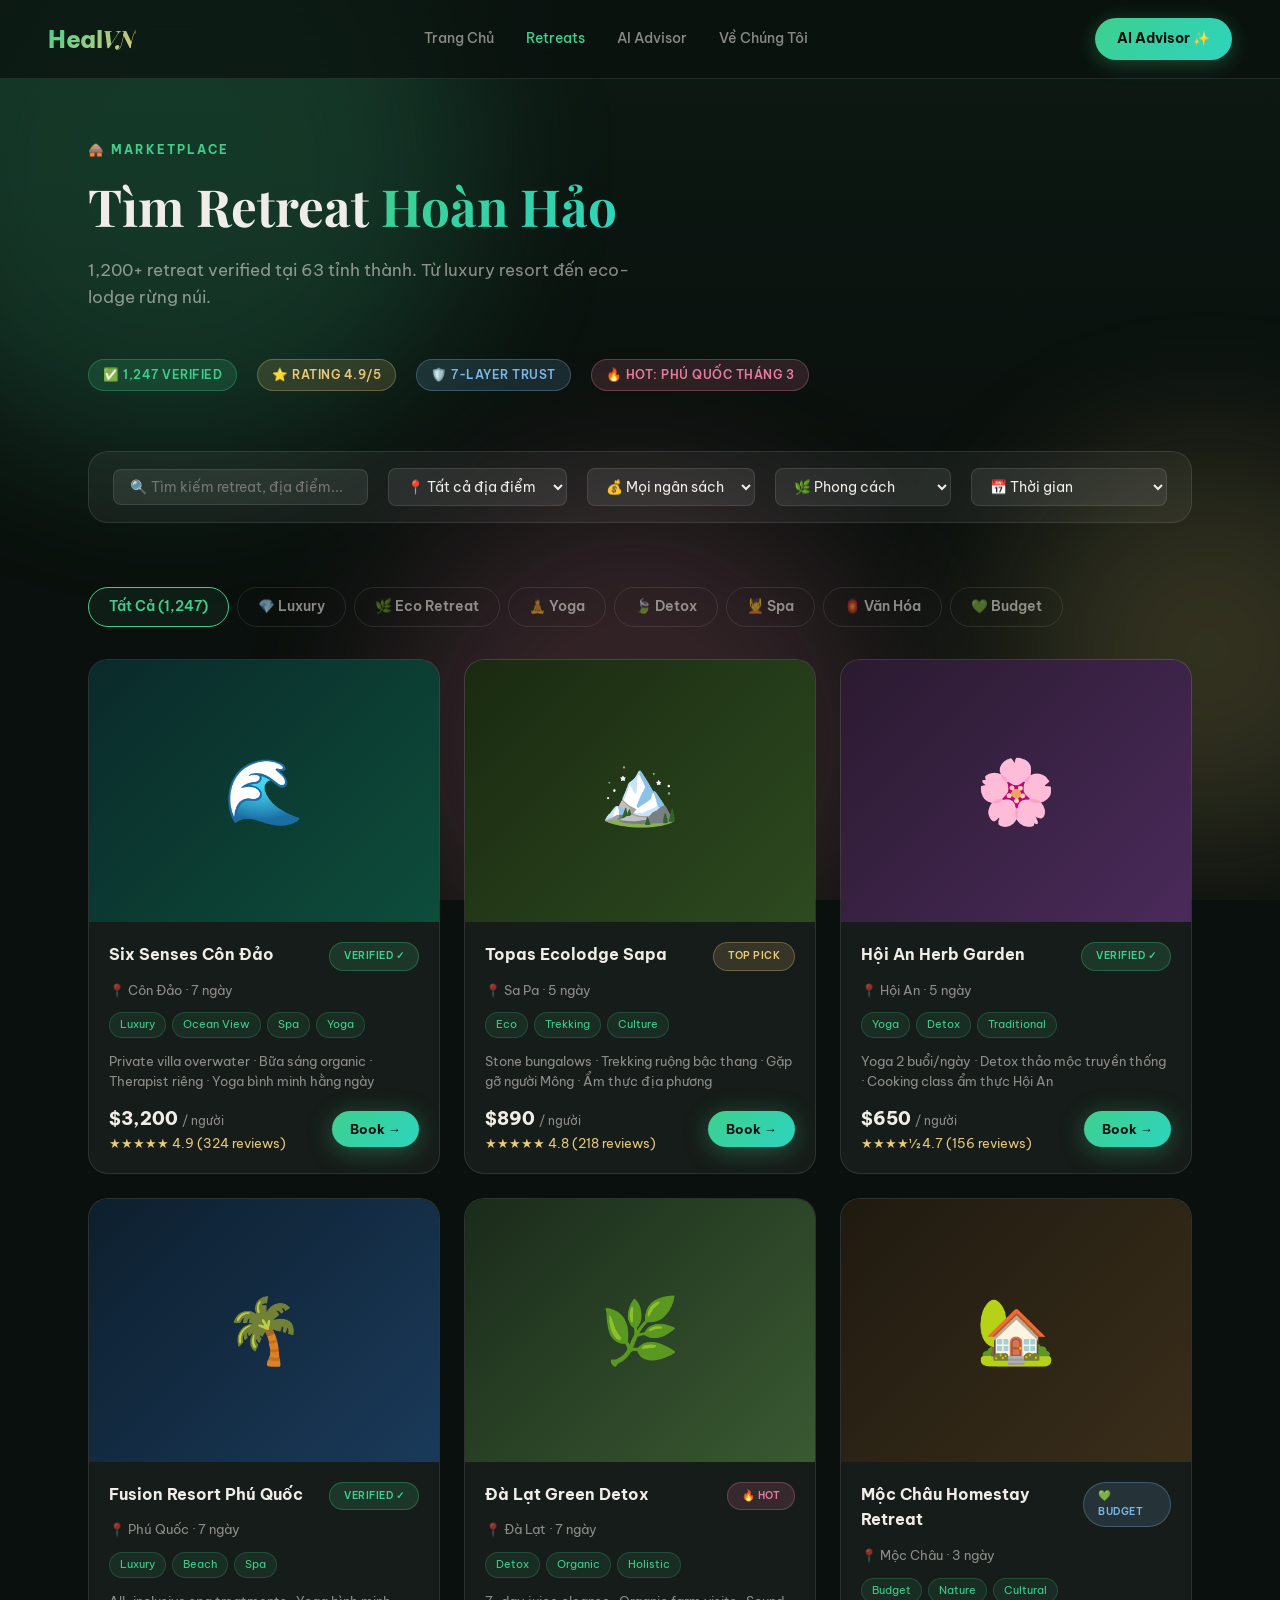
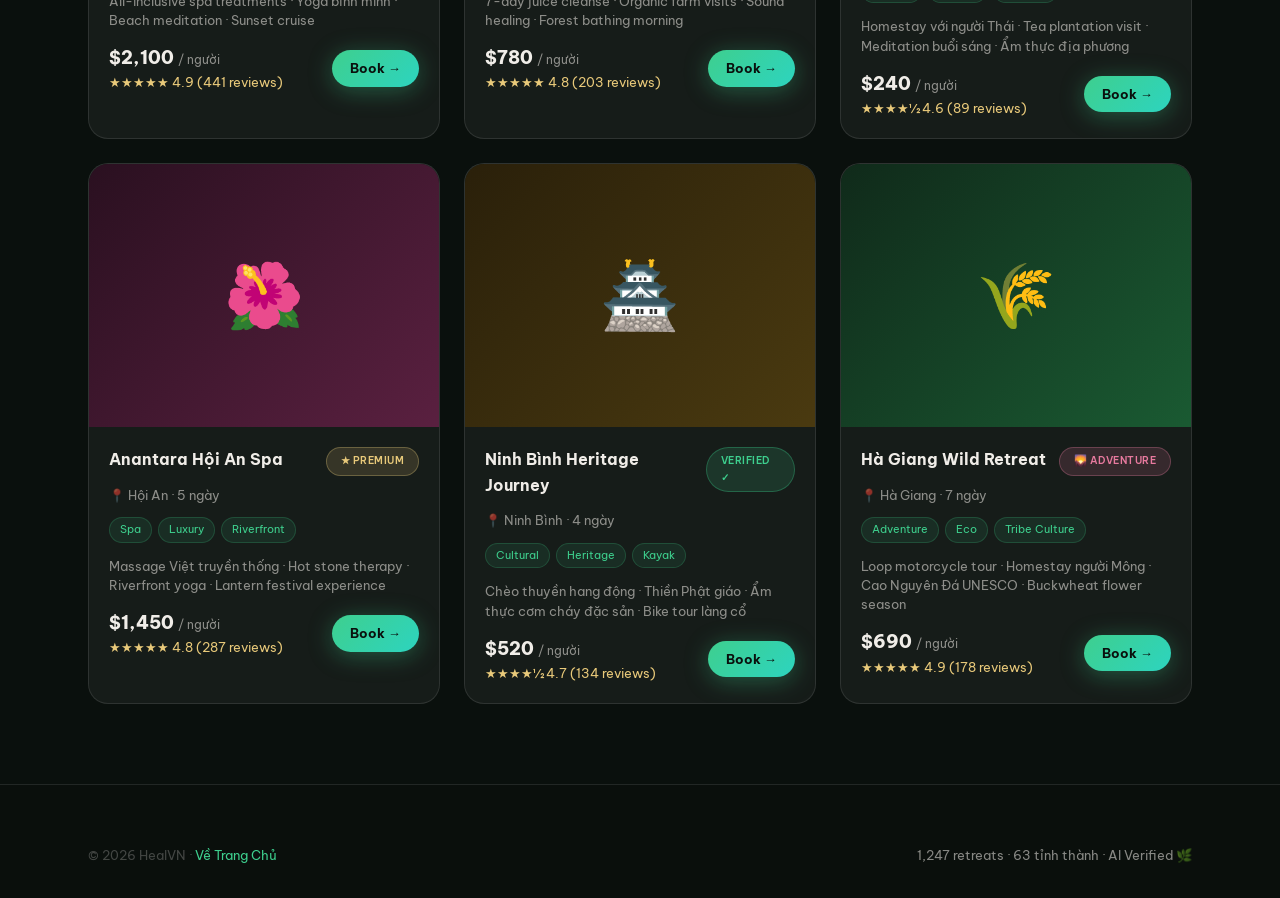
<file: pages/retreats.html>
<!DOCTYPE html>
<html lang="vi">
<head>
  <meta charset="UTF-8"/>
  <meta name="viewport" content="width=device-width, initial-scale=1.0"/>
  <title>Retreat Marketplace — HealVN</title>
  <meta name="description" content="Khám phá 1,200+ retreat wellness xác thực tại Việt Nam. Lọc theo địa điểm, phong cách, và ngân sách."/>
  <link rel="stylesheet" href="../css/style.css"/>
  <link rel="icon" href="data:image/svg+xml,<svg xmlns='http://www.w3.org/2000/svg' viewBox='0 0 100 100'><text y='.9em' font-size='90'>🌿</text></svg>"/>
</head>
<body>
<div class="bg-orbs"><span></span><span></span><span></span></div>

<nav>
  <a href="../index.html" class="nav-logo">Heal<span>VN</span></a>
  <div class="nav-links">
    <a href="../index.html">Trang Chủ</a>
    <a href="retreats.html" style="color:var(--clr-jade)">Retreats</a>
    <a href="ai-advisor.html">AI Advisor</a>
    <a href="about.html">Về Chúng Tôi</a>
  </div>
  <a href="ai-advisor.html" class="nav-cta">AI Advisor ✨</a>
  <button class="hamburger" id="hamburger">☰</button>
</nav>
<div class="mobile-menu" id="mobileMenu">
  <a href="../index.html">Trang Chủ</a>
  <a href="retreats.html">Retreats</a>
  <a href="ai-advisor.html">AI Advisor</a>
  <a href="about.html">Về Chúng Tôi</a>
</div>

<!-- PAGE HERO -->
<div class="page-hero">
  <div class="container fade-up">
    <div class="section-label">🛖 Marketplace</div>
    <h1 class="section-title">Tìm Retreat <span class="grad-jade">Hoàn Hảo</span></h1>
    <p class="section-sub">1,200+ retreat verified tại 63 tỉnh thành. Từ luxury resort đến eco-lodge rừng núi.</p>
    <div style="display:flex;gap:20px;flex-wrap:wrap">
      <div class="badge badge-jade">✅ 1,247 Verified</div>
      <div class="badge badge-gold">⭐ Rating 4.9/5</div>
      <div class="badge badge-sky">🛡️ 7-Layer Trust</div>
      <div class="badge badge-rose">🔥 Hot: Phú Quốc tháng 3</div>
    </div>
  </div>
</div>

<!-- FILTER BAR -->
<div class="container" style="margin-bottom:0;position:relative;z-index:1">
  <div class="filter-bar fade-up">
    <input class="filter-search" id="retreatSearch" placeholder="🔍 Tìm kiếm retreat, địa điểm..."/>
    <select class="filter-select" id="locationFilter">
      <option value="">📍 Tất cả địa điểm</option>
      <option>Phú Quốc</option>
      <option>Sa Pa</option>
      <option>Hội An</option>
      <option>Đà Lạt</option>
      <option>Hà Giang</option>
      <option>Côn Đảo</option>
      <option>Mũi Né</option>
      <option>Ninh Bình</option>
    </select>
    <select class="filter-select">
      <option>💰 Mọi ngân sách</option>
      <option>Under $500</option>
      <option>$500–$2,000</option>
      <option>$2,000+</option>
    </select>
    <select class="filter-select">
      <option>🌿 Phong cách</option>
      <option>Yoga & Meditation</option>
      <option>Detox</option>
      <option>Spa & Wellness</option>
      <option>Eco & Nature</option>
      <option>Cultural</option>
    </select>
    <select class="filter-select">
      <option>📅 Thời gian</option>
      <option>Cuối tuần (2–3 ngày)</option>
      <option>Tuần (5–7 ngày)</option>
      <option>Dài hạn (2+ tuần)</option>
    </select>
  </div>
</div>

<!-- PILL CATEGORY NAV -->
<section style="padding: 32px 0 0">
  <div class="container">
    <div class="pill-nav fade-up">
      <div class="pill-nav-item active" data-target="all">Tất Cả (1,247)</div>
      <div class="pill-nav-item" data-target="luxury">💎 Luxury</div>
      <div class="pill-nav-item" data-target="eco">🌿 Eco Retreat</div>
      <div class="pill-nav-item" data-target="yoga">🧘 Yoga</div>
      <div class="pill-nav-item" data-target="detox">🍃 Detox</div>
      <div class="pill-nav-item" data-target="spa">💆 Spa</div>
      <div class="pill-nav-item" data-target="cultural">🏮 Văn Hóa</div>
      <div class="pill-nav-item" data-target="budget">💚 Budget</div>
    </div>

    <!-- RETREAT GRID -->
    <div style="display:grid; grid-template-columns: repeat(3, 1fr); gap:24px; padding-bottom:80px">

      <!-- Card 1 -->
      <div class="retreat-card fade-up" data-category="luxury">
        <div class="retreat-thumb" style="background:linear-gradient(135deg,#0a2a2a,#0d4d3a)">🌊</div>
        <div class="retreat-body">
          <div style="display:flex;justify-content:space-between;align-items:flex-start;margin-bottom:6px">
            <div class="retreat-name">Six Senses Côn Đảo</div>
            <div class="badge badge-jade" style="font-size:0.65rem">Verified ✓</div>
          </div>
          <div class="retreat-loc">📍 Côn Đảo · 7 ngày</div>
          <div class="retreat-tags">
            <span class="retreat-tag">Luxury</span>
            <span class="retreat-tag">Ocean View</span>
            <span class="retreat-tag">Spa</span>
            <span class="retreat-tag">Yoga</span>
          </div>
          <div style="font-size:0.8rem;color:var(--clr-muted);margin-bottom:14px;line-height:1.5">Private villa overwater · Bữa sáng organic · Therapist riêng · Yoga bình minh hằng ngày</div>
          <div class="retreat-footer">
            <div><div class="retreat-price">$3,200 <span>/ người</span></div><div class="retreat-stars">★★★★★ 4.9 (324 reviews)</div></div>
            <a href="ai-advisor.html" class="btn-primary" style="padding:8px 18px;font-size:0.8rem">Book →</a>
          </div>
        </div>
      </div>

      <!-- Card 2 -->
      <div class="retreat-card fade-up" data-category="eco" style="transition-delay:0.05s">
        <div class="retreat-thumb" style="background:linear-gradient(135deg,#1a2a10,#2d4a20)">🏔️</div>
        <div class="retreat-body">
          <div style="display:flex;justify-content:space-between;align-items:flex-start;margin-bottom:6px">
            <div class="retreat-name">Topas Ecolodge Sapa</div>
            <div class="badge badge-gold" style="font-size:0.65rem">Top Pick</div>
          </div>
          <div class="retreat-loc">📍 Sa Pa · 5 ngày</div>
          <div class="retreat-tags">
            <span class="retreat-tag">Eco</span>
            <span class="retreat-tag">Trekking</span>
            <span class="retreat-tag">Culture</span>
          </div>
          <div style="font-size:0.8rem;color:var(--clr-muted);margin-bottom:14px;line-height:1.5">Stone bungalows · Trekking ruộng bậc thang · Gặp gỡ người Mông · Ẩm thực địa phương</div>
          <div class="retreat-footer">
            <div><div class="retreat-price">$890 <span>/ người</span></div><div class="retreat-stars">★★★★★ 4.8 (218 reviews)</div></div>
            <a href="ai-advisor.html" class="btn-primary" style="padding:8px 18px;font-size:0.8rem">Book →</a>
          </div>
        </div>
      </div>

      <!-- Card 3 -->
      <div class="retreat-card fade-up" data-category="yoga" style="transition-delay:0.1s">
        <div class="retreat-thumb" style="background:linear-gradient(135deg,#2a1a30,#4a2a5a)">🌸</div>
        <div class="retreat-body">
          <div style="display:flex;justify-content:space-between;align-items:flex-start;margin-bottom:6px">
            <div class="retreat-name">Hội An Herb Garden</div>
            <div class="badge badge-jade" style="font-size:0.65rem">Verified ✓</div>
          </div>
          <div class="retreat-loc">📍 Hội An · 5 ngày</div>
          <div class="retreat-tags">
            <span class="retreat-tag">Yoga</span>
            <span class="retreat-tag">Detox</span>
            <span class="retreat-tag">Traditional</span>
          </div>
          <div style="font-size:0.8rem;color:var(--clr-muted);margin-bottom:14px;line-height:1.5">Yoga 2 buổi/ngày · Detox thảo mộc truyền thống · Cooking class ẩm thực Hội An</div>
          <div class="retreat-footer">
            <div><div class="retreat-price">$650 <span>/ người</span></div><div class="retreat-stars">★★★★½ 4.7 (156 reviews)</div></div>
            <a href="ai-advisor.html" class="btn-primary" style="padding:8px 18px;font-size:0.8rem">Book →</a>
          </div>
        </div>
      </div>

      <!-- Card 4 -->
      <div class="retreat-card fade-up" data-category="luxury" style="transition-delay:0.15s">
        <div class="retreat-thumb" style="background:linear-gradient(135deg,#0d1f2e,#1a3a5a)">🌴</div>
        <div class="retreat-body">
          <div style="display:flex;justify-content:space-between;align-items:flex-start;margin-bottom:6px">
            <div class="retreat-name">Fusion Resort Phú Quốc</div>
            <div class="badge badge-jade" style="font-size:0.65rem">Verified ✓</div>
          </div>
          <div class="retreat-loc">📍 Phú Quốc · 7 ngày</div>
          <div class="retreat-tags">
            <span class="retreat-tag">Luxury</span>
            <span class="retreat-tag">Beach</span>
            <span class="retreat-tag">Spa</span>
          </div>
          <div style="font-size:0.8rem;color:var(--clr-muted);margin-bottom:14px;line-height:1.5">All-inclusive spa treatments · Yoga bình minh · Beach meditation · Sunset cruise</div>
          <div class="retreat-footer">
            <div><div class="retreat-price">$2,100 <span>/ người</span></div><div class="retreat-stars">★★★★★ 4.9 (441 reviews)</div></div>
            <a href="ai-advisor.html" class="btn-primary" style="padding:8px 18px;font-size:0.8rem">Book →</a>
          </div>
        </div>
      </div>

      <!-- Card 5 -->
      <div class="retreat-card fade-up" data-category="detox" style="transition-delay:0.2s">
        <div class="retreat-thumb" style="background:linear-gradient(135deg,#1a2b1a,#3a5a32)">🌿</div>
        <div class="retreat-body">
          <div style="display:flex;justify-content:space-between;align-items:flex-start;margin-bottom:6px">
            <div class="retreat-name">Đà Lạt Green Detox</div>
            <div class="badge badge-rose" style="font-size:0.65rem">🔥 Hot</div>
          </div>
          <div class="retreat-loc">📍 Đà Lạt · 7 ngày</div>
          <div class="retreat-tags">
            <span class="retreat-tag">Detox</span>
            <span class="retreat-tag">Organic</span>
            <span class="retreat-tag">Holistic</span>
          </div>
          <div style="font-size:0.8rem;color:var(--clr-muted);margin-bottom:14px;line-height:1.5">7-day juice cleanse · Organic farm visits · Sound healing · Forest bathing morning</div>
          <div class="retreat-footer">
            <div><div class="retreat-price">$780 <span>/ người</span></div><div class="retreat-stars">★★★★★ 4.8 (203 reviews)</div></div>
            <a href="ai-advisor.html" class="btn-primary" style="padding:8px 18px;font-size:0.8rem">Book →</a>
          </div>
        </div>
      </div>

      <!-- Card 6 -->
      <div class="retreat-card fade-up" data-category="budget" style="transition-delay:0.25s">
        <div class="retreat-thumb" style="background:linear-gradient(135deg,#1f1a10,#3a2e1a)">🏡</div>
        <div class="retreat-body">
          <div style="display:flex;justify-content:space-between;align-items:flex-start;margin-bottom:6px">
            <div class="retreat-name">Mộc Châu Homestay Retreat</div>
            <div class="badge badge-sky" style="font-size:0.65rem">💚 Budget</div>
          </div>
          <div class="retreat-loc">📍 Mộc Châu · 3 ngày</div>
          <div class="retreat-tags">
            <span class="retreat-tag">Budget</span>
            <span class="retreat-tag">Nature</span>
            <span class="retreat-tag">Cultural</span>
          </div>
          <div style="font-size:0.8rem;color:var(--clr-muted);margin-bottom:14px;line-height:1.5">Homestay với người Thái · Tea plantation visit · Meditation buổi sáng · Ẩm thực địa phương</div>
          <div class="retreat-footer">
            <div><div class="retreat-price">$240 <span>/ người</span></div><div class="retreat-stars">★★★★½ 4.6 (89 reviews)</div></div>
            <a href="ai-advisor.html" class="btn-primary" style="padding:8px 18px;font-size:0.8rem">Book →</a>
          </div>
        </div>
      </div>

      <!-- Card 7 -->
      <div class="retreat-card fade-up" data-category="spa" style="transition-delay:0.3s">
        <div class="retreat-thumb" style="background:linear-gradient(135deg,#2a1020,#5a2040)">🌺</div>
        <div class="retreat-body">
          <div style="display:flex;justify-content:space-between;align-items:flex-start;margin-bottom:6px">
            <div class="retreat-name">Anantara Hội An Spa</div>
            <div class="badge badge-gold" style="font-size:0.65rem">★ Premium</div>
          </div>
          <div class="retreat-loc">📍 Hội An · 5 ngày</div>
          <div class="retreat-tags">
            <span class="retreat-tag">Spa</span>
            <span class="retreat-tag">Luxury</span>
            <span class="retreat-tag">Riverfront</span>
          </div>
          <div style="font-size:0.8rem;color:var(--clr-muted);margin-bottom:14px;line-height:1.5">Massage Việt truyền thống · Hot stone therapy · Riverfront yoga · Lantern festival experience</div>
          <div class="retreat-footer">
            <div><div class="retreat-price">$1,450 <span>/ người</span></div><div class="retreat-stars">★★★★★ 4.8 (287 reviews)</div></div>
            <a href="ai-advisor.html" class="btn-primary" style="padding:8px 18px;font-size:0.8rem">Book →</a>
          </div>
        </div>
      </div>

      <!-- Card 8 -->
      <div class="retreat-card fade-up" data-category="cultural" style="transition-delay:0.35s">
        <div class="retreat-thumb" style="background:linear-gradient(135deg,#2a200a,#4a3a10)">🏯</div>
        <div class="retreat-body">
          <div style="display:flex;justify-content:space-between;align-items:flex-start;margin-bottom:6px">
            <div class="retreat-name">Ninh Bình Heritage Journey</div>
            <div class="badge badge-jade" style="font-size:0.65rem">Verified ✓</div>
          </div>
          <div class="retreat-loc">📍 Ninh Bình · 4 ngày</div>
          <div class="retreat-tags">
            <span class="retreat-tag">Cultural</span>
            <span class="retreat-tag">Heritage</span>
            <span class="retreat-tag">Kayak</span>
          </div>
          <div style="font-size:0.8rem;color:var(--clr-muted);margin-bottom:14px;line-height:1.5">Chèo thuyền hang động · Thiền Phật giáo · Ẩm thực cơm cháy đặc sản · Bike tour làng cổ</div>
          <div class="retreat-footer">
            <div><div class="retreat-price">$520 <span>/ người</span></div><div class="retreat-stars">★★★★½ 4.7 (134 reviews)</div></div>
            <a href="ai-advisor.html" class="btn-primary" style="padding:8px 18px;font-size:0.8rem">Book →</a>
          </div>
        </div>
      </div>

      <!-- Card 9 -->
      <div class="retreat-card fade-up" data-category="eco" style="transition-delay:0.4s">
        <div class="retreat-thumb" style="background:linear-gradient(135deg,#102a1a,#1a5a32)">🌾</div>
        <div class="retreat-body">
          <div style="display:flex;justify-content:space-between;align-items:flex-start;margin-bottom:6px">
            <div class="retreat-name">Hà Giang Wild Retreat</div>
            <div class="badge badge-rose" style="font-size:0.65rem">🌄 Adventure</div>
          </div>
          <div class="retreat-loc">📍 Hà Giang · 7 ngày</div>
          <div class="retreat-tags">
            <span class="retreat-tag">Adventure</span>
            <span class="retreat-tag">Eco</span>
            <span class="retreat-tag">Tribe Culture</span>
          </div>
          <div style="font-size:0.8rem;color:var(--clr-muted);margin-bottom:14px;line-height:1.5">Loop motorcycle tour · Homestay người Mông · Cao Nguyên Đá UNESCO · Buckwheat flower season</div>
          <div class="retreat-footer">
            <div><div class="retreat-price">$690 <span>/ người</span></div><div class="retreat-stars">★★★★★ 4.9 (178 reviews)</div></div>
            <a href="ai-advisor.html" class="btn-primary" style="padding:8px 18px;font-size:0.8rem">Book →</a>
          </div>
        </div>
      </div>
    </div>
  </div>
</section>

<footer>
  <div class="container">
    <div class="footer-bottom" style="border-top:none;padding-top:0">
      <div>© 2026 HealVN · <a href="../index.html" style="color:var(--clr-jade)">Về Trang Chủ</a></div>
      <div style="color:var(--clr-muted)">1,247 retreats · 63 tỉnh thành · AI Verified 🌿</div>
    </div>
  </div>
</footer>

<script src="../js/main.js"></script>
</body>
</html>
</file>
<file: css/style.css>
/* ============================================================
   HealVN — Design System
   Dark Glassmorphism + Organic Wellness Palette
   ============================================================ */

@import url('https://fonts.googleapis.com/css2?family=Be+Vietnam+Pro:wght@300;400;500;600;700;800&family=Playfair+Display:ital,wght@0,400;0,700;1,400&display=swap');

/* ---------- Tokens ---------- */
:root {
  --clr-bg:        #0a100d;
  --clr-bg2:       #0f1a14;
  --clr-surface:   rgba(255,255,255,0.05);
  --clr-surface2:  rgba(255,255,255,0.08);
  --clr-border:    rgba(255,255,255,0.10);

  --clr-jade:      #3ecf8e;
  --clr-jade-dim:  #2a9e6a;
  --clr-gold:      #e8c97a;
  --clr-rose:      #e87a9f;
  --clr-sky:       #7ab8e8;
  --clr-earth:     #c4a882;

  --clr-text:      #f0ede8;
  --clr-muted:     rgba(240,237,232,0.55);
  --clr-faint:     rgba(240,237,232,0.25);

  --radius-sm: 12px;
  --radius-md: 20px;
  --radius-lg: 32px;
  --radius-xl: 48px;

  --glass: backdrop-filter: blur(16px);
  --shadow-glow: 0 0 40px rgba(62,207,142,0.15);
  --shadow-card: 0 8px 32px rgba(0,0,0,0.4);
  --transition: all 0.3s cubic-bezier(0.4, 0, 0.2, 1);
}

/* ---------- Reset ---------- */
*, *::before, *::after { box-sizing: border-box; margin: 0; padding: 0; }
html { scroll-behavior: smooth; font-size: 16px; }
body {
  font-family: 'Be Vietnam Pro', sans-serif;
  background-color: var(--clr-bg);
  color: var(--clr-text);
  line-height: 1.6;
  overflow-x: hidden;
}
a { text-decoration: none; color: inherit; }
img { max-width: 100%; display: block; }
button { cursor: pointer; border: none; outline: none; font-family: inherit; }

/* ---------- Scrollbar ---------- */
::-webkit-scrollbar { width: 6px; }
::-webkit-scrollbar-track { background: var(--clr-bg); }
::-webkit-scrollbar-thumb { background: var(--clr-jade-dim); border-radius: 3px; }

/* ---------- Background organisms ---------- */
.bg-orbs {
  position: fixed; inset: 0; z-index: 0; pointer-events: none; overflow: hidden;
}
.bg-orbs span {
  position: absolute; border-radius: 50%;
  filter: blur(80px); opacity: 0.18;
  animation: float 12s ease-in-out infinite;
}
.bg-orbs span:nth-child(1) { width: 600px; height: 600px; background: var(--clr-jade); top: -15%; left: -10%; animation-delay: 0s; }
.bg-orbs span:nth-child(2) { width: 400px; height: 400px; background: var(--clr-gold); top: 50%; right: -10%; animation-delay: -4s; }
.bg-orbs span:nth-child(3) { width: 500px; height: 500px; background: var(--clr-rose); bottom: -10%; left: 30%; animation-delay: -8s; }

@keyframes float {
  0%, 100% { transform: translateY(0px) scale(1); }
  50% { transform: translateY(-30px) scale(1.05); }
}

/* ---------- Nav ---------- */
nav {
  position: fixed; top: 0; left: 0; right: 0; z-index: 100;
  display: flex; align-items: center; justify-content: space-between;
  padding: 18px 48px;
  background: rgba(10,16,13,0.7);
  backdrop-filter: blur(20px);
  border-bottom: 1px solid var(--clr-border);
  transition: var(--transition);
}
.nav-logo {
  font-size: 1.5rem; font-weight: 800; letter-spacing: -0.5px;
  background: linear-gradient(135deg, var(--clr-jade), var(--clr-gold));
  -webkit-background-clip: text; -webkit-text-fill-color: transparent;
}
.nav-logo span { font-style: italic; font-family: 'Playfair Display', serif; }
.nav-links { display: flex; gap: 32px; align-items: center; }
.nav-links a {
  font-size: 0.9rem; font-weight: 500; color: var(--clr-muted);
  transition: var(--transition);
}
.nav-links a:hover { color: var(--clr-jade); }
.nav-cta {
  background: linear-gradient(135deg, var(--clr-jade), #2dd4bf);
  color: #0a100d; font-weight: 700; font-size: 0.85rem;
  padding: 10px 22px; border-radius: 50px;
  transition: var(--transition);
  box-shadow: 0 4px 20px rgba(62,207,142,0.3);
}
.nav-cta:hover { transform: translateY(-2px); box-shadow: 0 8px 30px rgba(62,207,142,0.4); }

/* ---------- Glass Card ---------- */
.glass {
  background: var(--clr-surface);
  border: 1px solid var(--clr-border);
  backdrop-filter: blur(16px);
  -webkit-backdrop-filter: blur(16px);
  border-radius: var(--radius-md);
}
.glass:hover {
  background: var(--clr-surface2);
  border-color: rgba(62,207,142,0.2);
  transform: translateY(-4px);
  box-shadow: var(--shadow-glow);
}
.glass { transition: var(--transition); }

/* ---------- Buttons ---------- */
.btn-primary {
  display: inline-flex; align-items: center; gap: 8px;
  background: linear-gradient(135deg, var(--clr-jade), #2dd4bf);
  color: #0a100d; font-weight: 700; font-size: 0.95rem;
  padding: 14px 32px; border-radius: 50px;
  transition: var(--transition);
  box-shadow: 0 4px 24px rgba(62,207,142,0.35);
}
.btn-primary:hover { transform: translateY(-3px); box-shadow: 0 8px 36px rgba(62,207,142,0.5); }

.btn-outline {
  display: inline-flex; align-items: center; gap: 8px;
  background: transparent;
  border: 1.5px solid var(--clr-border);
  color: var(--clr-text); font-weight: 600; font-size: 0.95rem;
  padding: 14px 32px; border-radius: 50px;
  transition: var(--transition);
}
.btn-outline:hover { border-color: var(--clr-jade); color: var(--clr-jade); background: rgba(62,207,142,0.05); }

/* ---------- Badge / Tag ---------- */
.badge {
  display: inline-flex; align-items: center; gap: 6px;
  font-size: 0.78rem; font-weight: 600; letter-spacing: 0.5px; text-transform: uppercase;
  padding: 5px 14px; border-radius: 50px;
}
.badge-jade { background: rgba(62,207,142,0.15); color: var(--clr-jade); border: 1px solid rgba(62,207,142,0.3); }
.badge-gold { background: rgba(232,201,122,0.15); color: var(--clr-gold); border: 1px solid rgba(232,201,122,0.3); }
.badge-rose { background: rgba(232,122,159,0.15); color: var(--clr-rose); border: 1px solid rgba(232,122,159,0.3); }
.badge-sky  { background: rgba(122,184,232,0.15); color: var(--clr-sky);  border: 1px solid rgba(122,184,232,0.3); }

/* ---------- Section ---------- */
section { position: relative; z-index: 1; padding: 100px 0; }
.container { max-width: 1200px; margin: 0 auto; padding: 0 48px; }
.section-label {
  font-size: 0.78rem; font-weight: 700; letter-spacing: 2px; text-transform: uppercase;
  color: var(--clr-jade); margin-bottom: 16px;
}
.section-title {
  font-family: 'Playfair Display', serif;
  font-size: clamp(2rem, 4vw, 3.2rem);
  font-weight: 700; line-height: 1.2;
  margin-bottom: 20px;
}
.section-sub {
  font-size: 1.05rem; color: var(--clr-muted);
  max-width: 560px; margin-bottom: 48px;
}

/* ---------- Gradient text ---------- */
.grad-jade { background: linear-gradient(135deg, var(--clr-jade), #2dd4bf); -webkit-background-clip: text; -webkit-text-fill-color: transparent; }
.grad-gold { background: linear-gradient(135deg, var(--clr-gold), var(--clr-earth)); -webkit-background-clip: text; -webkit-text-fill-color: transparent; }

/* ---------- Grid helpers ---------- */
.grid-2 { display: grid; grid-template-columns: 1fr 1fr; gap: 24px; }
.grid-3 { display: grid; grid-template-columns: repeat(3, 1fr); gap: 24px; }
.grid-4 { display: grid; grid-template-columns: repeat(4, 1fr); gap: 20px; }

/* ---------- Hero ---------- */
.hero {
  min-height: 100vh;
  display: flex; align-items: center;
  padding-top: 90px;
  position: relative; z-index: 1;
}
.hero-content { max-width: 680px; }
.hero-eyebrow {
  display: flex; align-items: center; gap: 12px; margin-bottom: 28px;
}
.hero-eyebrow-line { width: 32px; height: 1px; background: var(--clr-jade); }
.hero-eyebrow-text { font-size: 0.8rem; font-weight: 600; letter-spacing: 2px; text-transform: uppercase; color: var(--clr-jade); }

.hero h1 {
  font-family: 'Playfair Display', serif;
  font-size: clamp(2.8rem, 6vw, 5rem);
  font-weight: 700; line-height: 1.1;
  margin-bottom: 24px;
}
.hero-sub { font-size: 1.15rem; color: var(--clr-muted); margin-bottom: 40px; line-height: 1.7; max-width: 540px; }
.hero-actions { display: flex; gap: 16px; flex-wrap: wrap; margin-bottom: 64px; }
.hero-stats { display: flex; gap: 40px; }
.hero-stat-num { font-size: 1.8rem; font-weight: 800; }
.hero-stat-lbl { font-size: 0.8rem; color: var(--clr-muted); margin-top: 2px; }

/* ---------- Video Feed ---------- */
.feed-card {
  border-radius: var(--radius-md);
  overflow: hidden; cursor: pointer;
  background: var(--clr-surface);
  border: 1px solid var(--clr-border);
  transition: var(--transition);
}
.feed-card:hover { transform: translateY(-6px); box-shadow: 0 20px 50px rgba(0,0,0,0.5); }
.feed-thumb {
  width: 100%; aspect-ratio: 9/16;
  position: relative; overflow: hidden;
  background: linear-gradient(135deg, #1a2b20, #0d1f16);
}
.feed-thumb-inner { width: 100%; height: 100%; display: flex; align-items: center; justify-content: center; }
.feed-play-btn {
  width: 52px; height: 52px; border-radius: 50%;
  background: rgba(255,255,255,0.15);
  backdrop-filter: blur(8px);
  display: flex; align-items: center; justify-content: center;
  font-size: 1.4rem;
}
.feed-overlay {
  position: absolute; bottom: 0; left: 0; right: 0; padding: 16px;
  background: linear-gradient(to top, rgba(0,0,0,0.8), transparent);
}
.feed-info { padding: 14px; }
.feed-loc { font-size: 0.75rem; color: var(--clr-jade); font-weight: 600; margin-bottom: 4px; }
.feed-title { font-size: 0.9rem; font-weight: 600; }
.feed-meta { display: flex; gap: 12px; margin-top: 8px; font-size: 0.75rem; color: var(--clr-muted); }

/* ---------- Retreat Card ---------- */
.retreat-card {
  border-radius: var(--radius-md);
  overflow: hidden;
  background: var(--clr-surface);
  border: 1px solid var(--clr-border);
  transition: var(--transition);
  cursor: pointer;
}
.retreat-card:hover { transform: translateY(-6px); box-shadow: var(--shadow-glow); border-color: rgba(62,207,142,0.25); }
.retreat-thumb {
  aspect-ratio: 4/3; position: relative;
  display: flex; align-items: center; justify-content: center;
  font-size: 4rem;
}
.retreat-body { padding: 20px; }
.retreat-name { font-size: 1rem; font-weight: 700; margin-bottom: 6px; }
.retreat-loc { font-size: 0.8rem; color: var(--clr-muted); margin-bottom: 12px; }
.retreat-tags { display: flex; gap: 6px; flex-wrap: wrap; margin-bottom: 14px; }
.retreat-tag { font-size: 0.7rem; padding: 3px 10px; border-radius: 50px; background: rgba(62,207,142,0.1); color: var(--clr-jade); border: 1px solid rgba(62,207,142,0.2); }
.retreat-footer { display: flex; align-items: center; justify-content: space-between; }
.retreat-price { font-size: 1.1rem; font-weight: 800; }
.retreat-price span { font-size: 0.75rem; font-weight: 400; color: var(--clr-muted); }
.retreat-stars { color: var(--clr-gold); font-size: 0.8rem; }

/* ---------- AI Chat ---------- */
.ai-chat-wrap {
  background: var(--clr-surface);
  border: 1px solid var(--clr-border);
  border-radius: var(--radius-lg);
  overflow: hidden;
  height: 480px;
  display: flex; flex-direction: column;
}
.ai-chat-header {
  padding: 16px 20px;
  background: rgba(62,207,142,0.08);
  border-bottom: 1px solid var(--clr-border);
  display: flex; align-items: center; gap: 12px;
}
.ai-avatar {
  width: 40px; height: 40px; border-radius: 50%;
  background: linear-gradient(135deg, var(--clr-jade), #2dd4bf);
  display: flex; align-items: center; justify-content: center;
  font-size: 1.2rem; flex-shrink: 0;
}
.ai-status { font-size: 0.75rem; color: var(--clr-jade); }
.ai-messages { flex: 1; overflow-y: auto; padding: 20px; display: flex; flex-direction: column; gap: 14px; }
.msg { display: flex; gap: 10px; max-width: 85%; }
.msg.user { align-self: flex-end; flex-direction: row-reverse; }
.msg-bubble {
  padding: 12px 16px; border-radius: 18px;
  font-size: 0.88rem; line-height: 1.5;
}
.msg.bot .msg-bubble { background: var(--clr-surface2); border-radius: 4px 18px 18px 18px; }
.msg.user .msg-bubble { background: linear-gradient(135deg, var(--clr-jade), #2dd4bf); color: #0a100d; font-weight: 500; border-radius: 18px 4px 18px 18px; }
.ai-input-row {
  padding: 14px 16px;
  border-top: 1px solid var(--clr-border);
  display: flex; gap: 10px;
}
.ai-input {
  flex: 1; background: var(--clr-surface2); border: 1px solid var(--clr-border);
  border-radius: 50px; padding: 10px 18px;
  color: var(--clr-text); font-size: 0.88rem; font-family: inherit;
}
.ai-input:focus { outline: none; border-color: var(--clr-jade); }
.ai-send {
  width: 40px; height: 40px; border-radius: 50%;
  background: linear-gradient(135deg, var(--clr-jade), #2dd4bf);
  color: #0a100d; font-size: 1rem;
  display: flex; align-items: center; justify-content: center;
  flex-shrink: 0; transition: var(--transition);
}
.ai-send:hover { transform: scale(1.1); }

/* ---------- Typing indicator ---------- */
.typing-indicator { display: flex; gap: 4px; align-items: center; padding: 4px 0; }
.typing-indicator span { width: 7px; height: 7px; border-radius: 50%; background: var(--clr-jade); animation: typing 1.2s ease-in-out infinite; }
.typing-indicator span:nth-child(2) { animation-delay: 0.2s; }
.typing-indicator span:nth-child(3) { animation-delay: 0.4s; }
@keyframes typing { 0%, 100% { opacity: 0.3; transform: translateY(0); } 50% { opacity: 1; transform: translateY(-4px); } }

/* ---------- Pill nav ---------- */
.pill-nav { display: flex; gap: 8px; flex-wrap: wrap; margin-bottom: 32px; }
.pill-nav-item {
  padding: 8px 20px; border-radius: 50px; font-size: 0.85rem; font-weight: 600;
  border: 1.5px solid var(--clr-border); color: var(--clr-muted);
  cursor: pointer; transition: var(--transition);
}
.pill-nav-item:hover, .pill-nav-item.active {
  border-color: var(--clr-jade); color: var(--clr-jade);
  background: rgba(62,207,142,0.08);
}

/* ---------- Feature row ---------- */
.feature-icon-wrap {
  width: 56px; height: 56px; border-radius: var(--radius-sm);
  background: rgba(62,207,142,0.1);
  border: 1px solid rgba(62,207,142,0.2);
  display: flex; align-items: center; justify-content: center;
  font-size: 1.5rem; margin-bottom: 16px;
}

/* ---------- Testimonial ---------- */
.testimonial-card { padding: 28px; border-radius: var(--radius-md); }
.test-quote { font-size: 0.95rem; line-height: 1.7; color: var(--clr-muted); margin-bottom: 20px; font-style: italic; }
.test-author { display: flex; align-items: center; gap: 12px; }
.test-avatar { width: 44px; height: 44px; border-radius: 50%; display: flex; align-items: center; justify-content: center; font-size: 1.3rem; background: var(--clr-surface2); }
.test-name { font-weight: 700; font-size: 0.9rem; }
.test-loc { font-size: 0.78rem; color: var(--clr-muted); }

/* ---------- Footer ---------- */
footer {
  position: relative; z-index: 1;
  border-top: 1px solid var(--clr-border);
  padding: 60px 0 32px;
  background: rgba(10, 16, 13, 0.8);
}
.footer-top { display: grid; grid-template-columns: 2fr 1fr 1fr 1fr; gap: 40px; margin-bottom: 48px; }
.footer-brand-desc { font-size: 0.88rem; color: var(--clr-muted); margin-top: 12px; line-height: 1.7; max-width: 280px; }
.footer-col-title { font-size: 0.8rem; font-weight: 700; text-transform: uppercase; letter-spacing: 1px; color: var(--clr-jade); margin-bottom: 16px; }
.footer-links { display: flex; flex-direction: column; gap: 10px; }
.footer-links a { font-size: 0.88rem; color: var(--clr-muted); transition: var(--transition); }
.footer-links a:hover { color: var(--clr-jade); }
.footer-bottom { display: flex; justify-content: space-between; align-items: center; padding-top: 24px; border-top: 1px solid var(--clr-border); font-size: 0.82rem; color: var(--clr-faint); }

/* ---------- Page Hero (inner pages) ---------- */
.page-hero {
  padding: 140px 0 60px;
  background: linear-gradient(180deg, rgba(62,207,142,0.05) 0%, transparent 100%);
}

/* ---------- Filter bar ---------- */
.filter-bar {
  display: flex; gap: 20px; align-items: center;
  padding: 16px 24px;
  background: var(--clr-surface);
  border: 1px solid var(--clr-border);
  border-radius: var(--radius-md);
  margin-bottom: 32px;
  flex-wrap: wrap;
}
.filter-select {
  background: var(--clr-surface2); border: 1px solid var(--clr-border);
  color: var(--clr-text); font-family: inherit; font-size: 0.85rem;
  padding: 8px 14px; border-radius: 8px; cursor: pointer;
}
.filter-select:focus { outline: none; border-color: var(--clr-jade); }
.filter-search {
  flex: 1; min-width: 200px;
  background: var(--clr-surface2); border: 1px solid var(--clr-border);
  color: var(--clr-text); font-family: inherit; font-size: 0.88rem;
  padding: 8px 16px; border-radius: 8px;
}
.filter-search:focus { outline: none; border-color: var(--clr-jade); }

/* ---------- Stat box ---------- */
.stat-box { padding: 28px; text-align: center; }
.stat-box-num { font-size: 2.2rem; font-weight: 800; margin-bottom: 6px; }
.stat-box-lbl { font-size: 0.85rem; color: var(--clr-muted); }

/* ---------- Progress bar ---------- */
.progress-wrap { margin-bottom: 16px; }
.progress-label { font-size: 0.82rem; color: var(--clr-muted); margin-bottom: 6px; display: flex; justify-content: space-between; }
.progress-bar { height: 6px; background: var(--clr-surface2); border-radius: 3px; overflow: hidden; }
.progress-fill { height: 100%; border-radius: 3px; background: linear-gradient(90deg, var(--clr-jade), #2dd4bf); transition: width 1.2s cubic-bezier(0.4,0,0.2,1); }

/* ---------- Mobile Nav ---------- */
.hamburger { display: none; background: none; color: var(--clr-text); font-size: 1.4rem; }
.mobile-menu {
  display: none; flex-direction: column; gap: 12px;
  position: fixed; top: 70px; left: 0; right: 0;
  background: rgba(10,16,13,0.97);
  backdrop-filter: blur(20px);
  padding: 24px 24px;
  border-bottom: 1px solid var(--clr-border);
  z-index: 99;
}
.mobile-menu a { font-size: 1rem; color: var(--clr-muted); font-weight: 500; }
.mobile-menu.open { display: flex; }

/* ---------- Responsive ---------- */
@media (max-width: 1024px) {
  nav { padding: 18px 24px; }
  .container { padding: 0 24px; }
  .nav-links { gap: 20px; }
  .footer-top { grid-template-columns: 1fr 1fr; }
}
@media (max-width: 768px) {
  .nav-links, .nav-cta { display: none; }
  .hamburger { display: block; }
  .grid-2, .grid-3, .grid-4 { grid-template-columns: 1fr; }
  section { padding: 64px 0; }
  .hero h1 { font-size: 2.4rem; }
  .footer-top { grid-template-columns: 1fr; }
  .footer-bottom { flex-direction: column; gap: 8px; text-align: center; }
  .hero-stats { gap: 20px; flex-wrap: wrap; }
}

/* ---------- Animations ---------- */
.fade-up {
  opacity: 0; transform: translateY(24px);
  transition: opacity 0.6s ease, transform 0.6s ease;
}
.fade-up.visible { opacity: 1; transform: translateY(0); }

.scale-in {
  opacity: 0; transform: scale(0.95);
  transition: opacity 0.5s ease, transform 0.5s ease;
}
.scale-in.visible { opacity: 1; transform: scale(1); }
</file>
